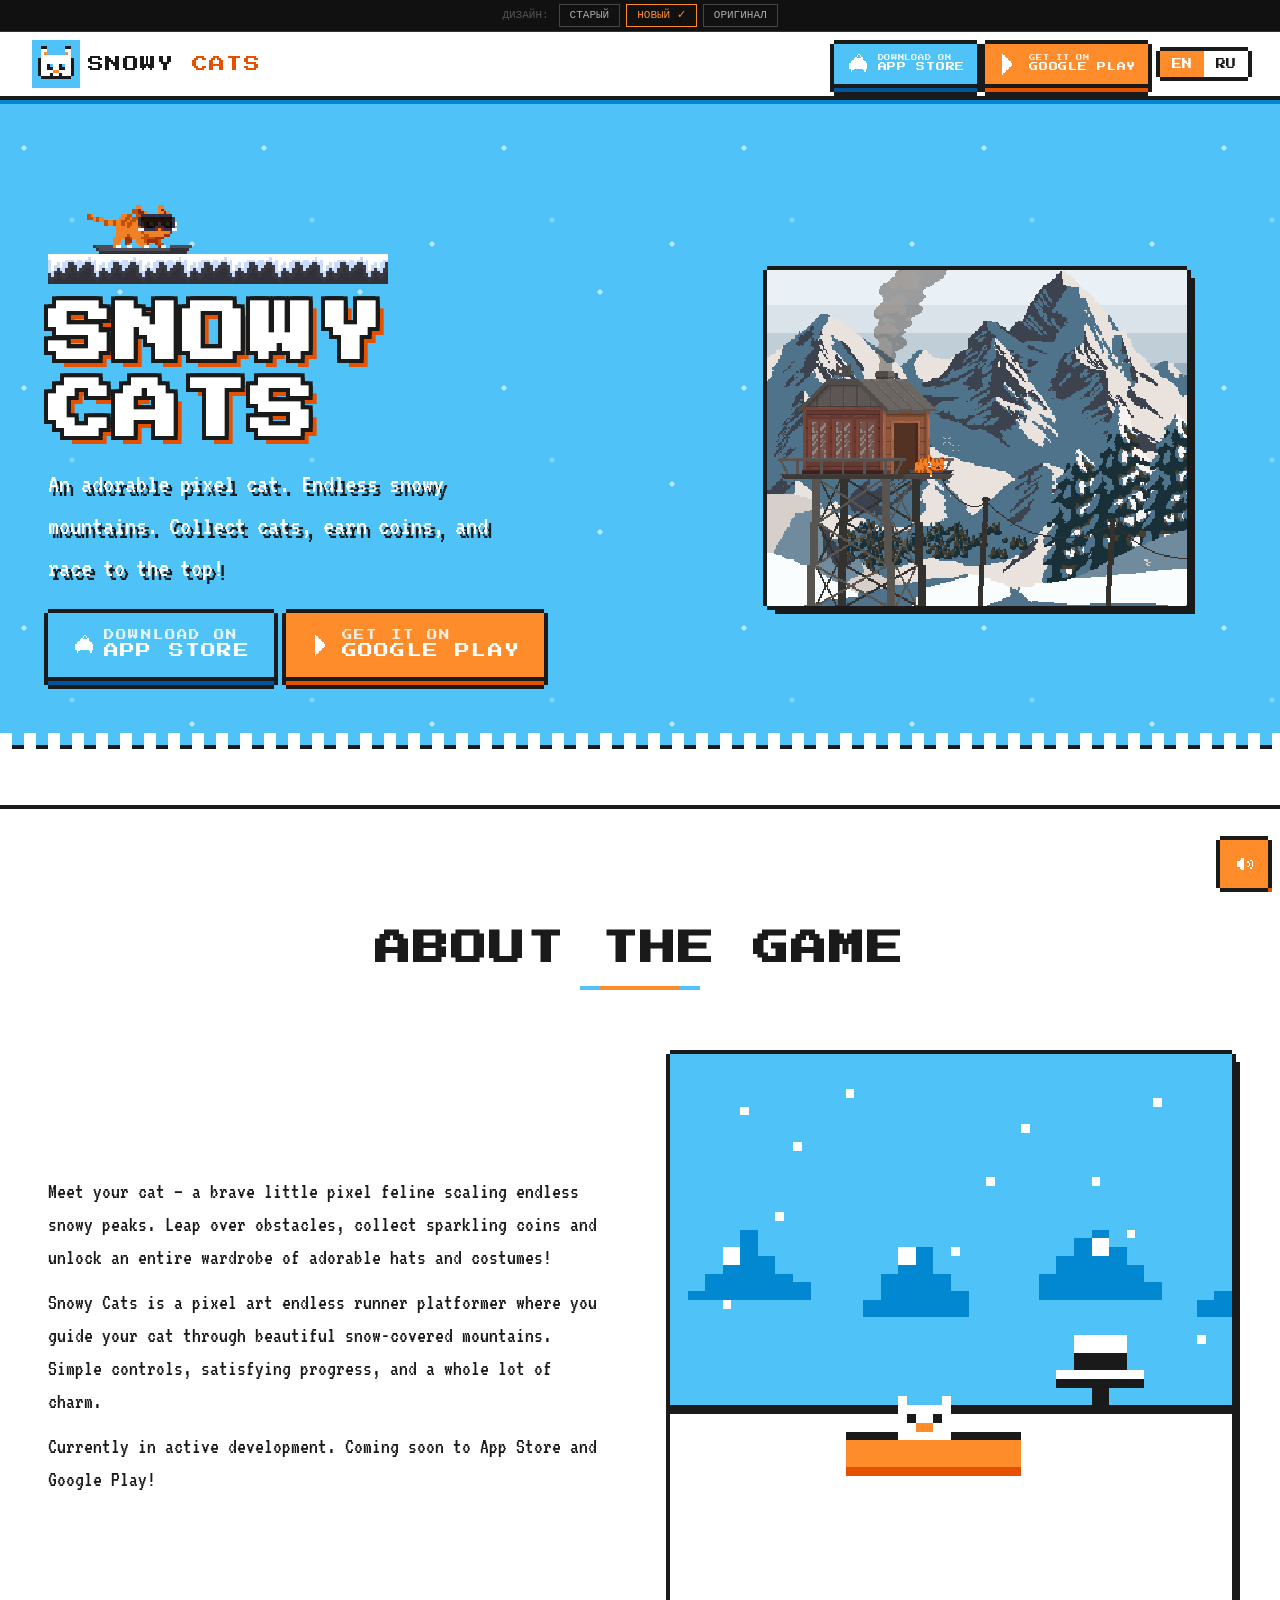
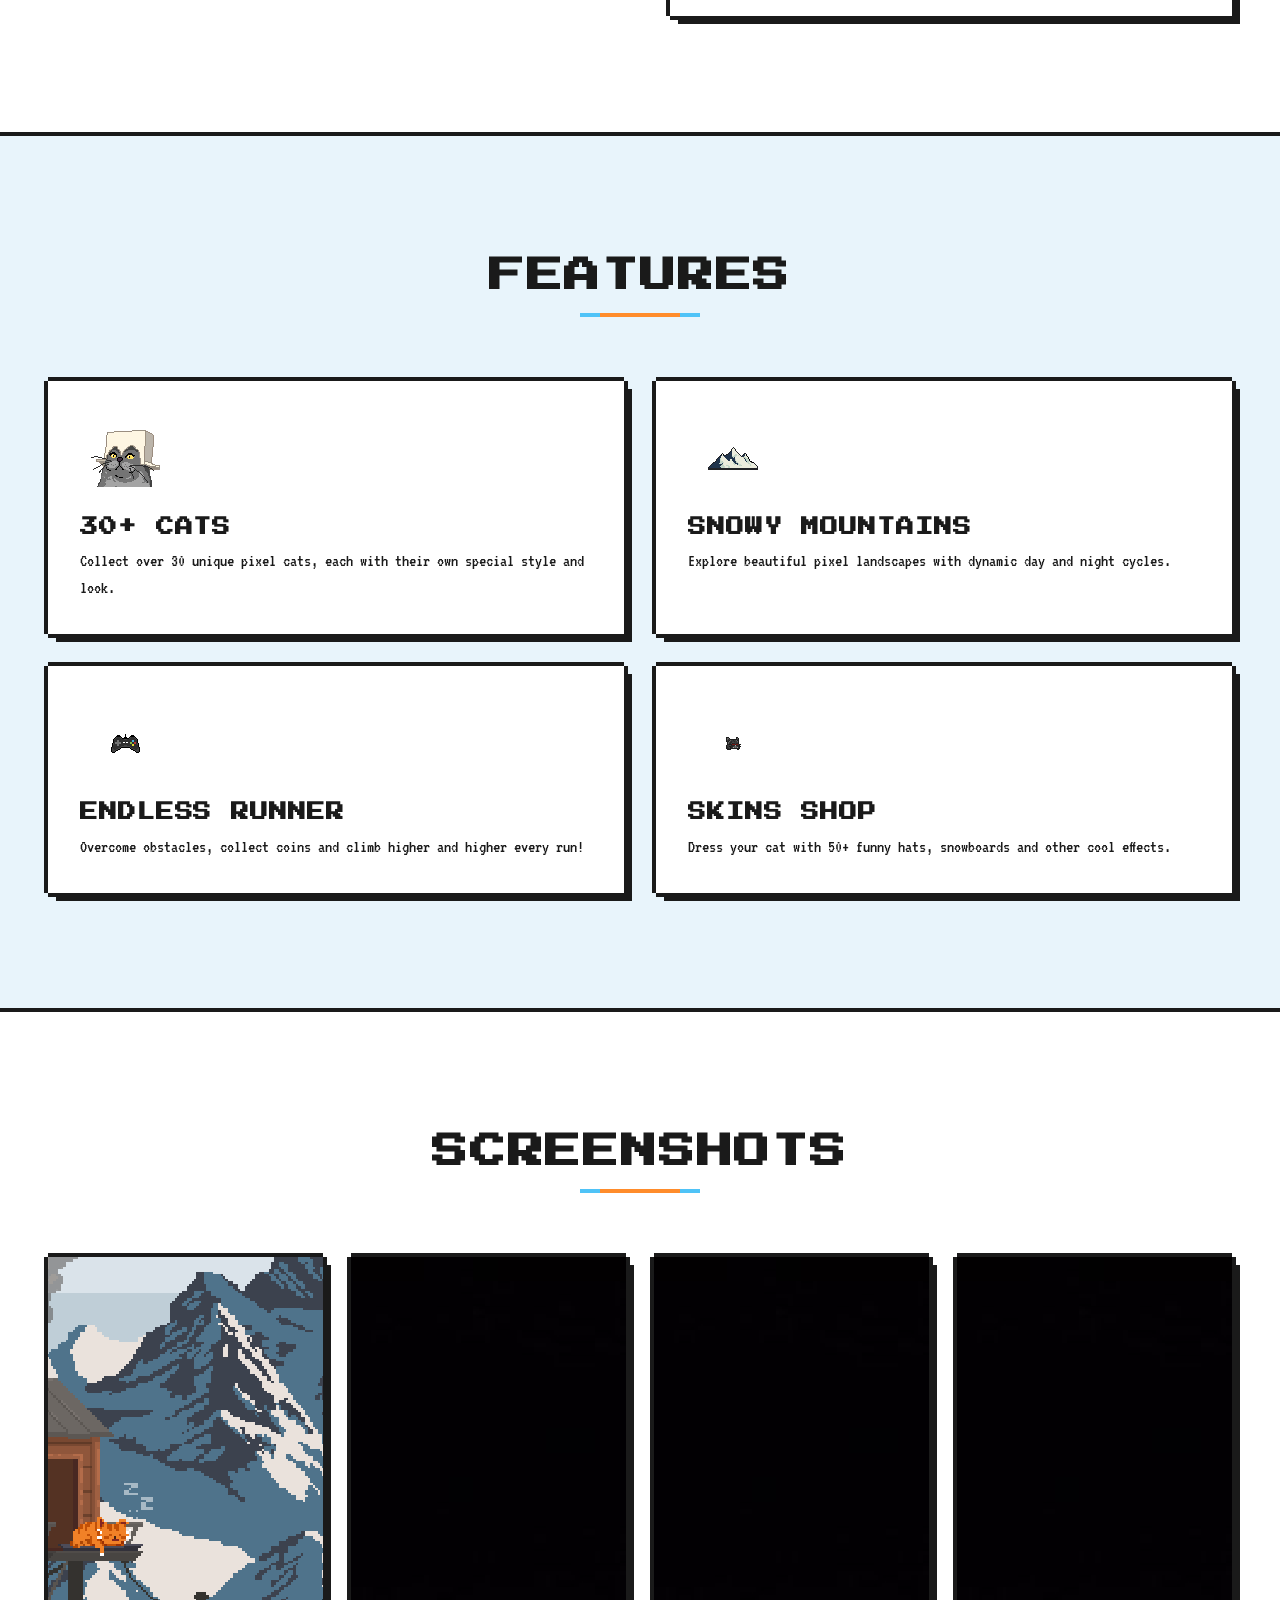
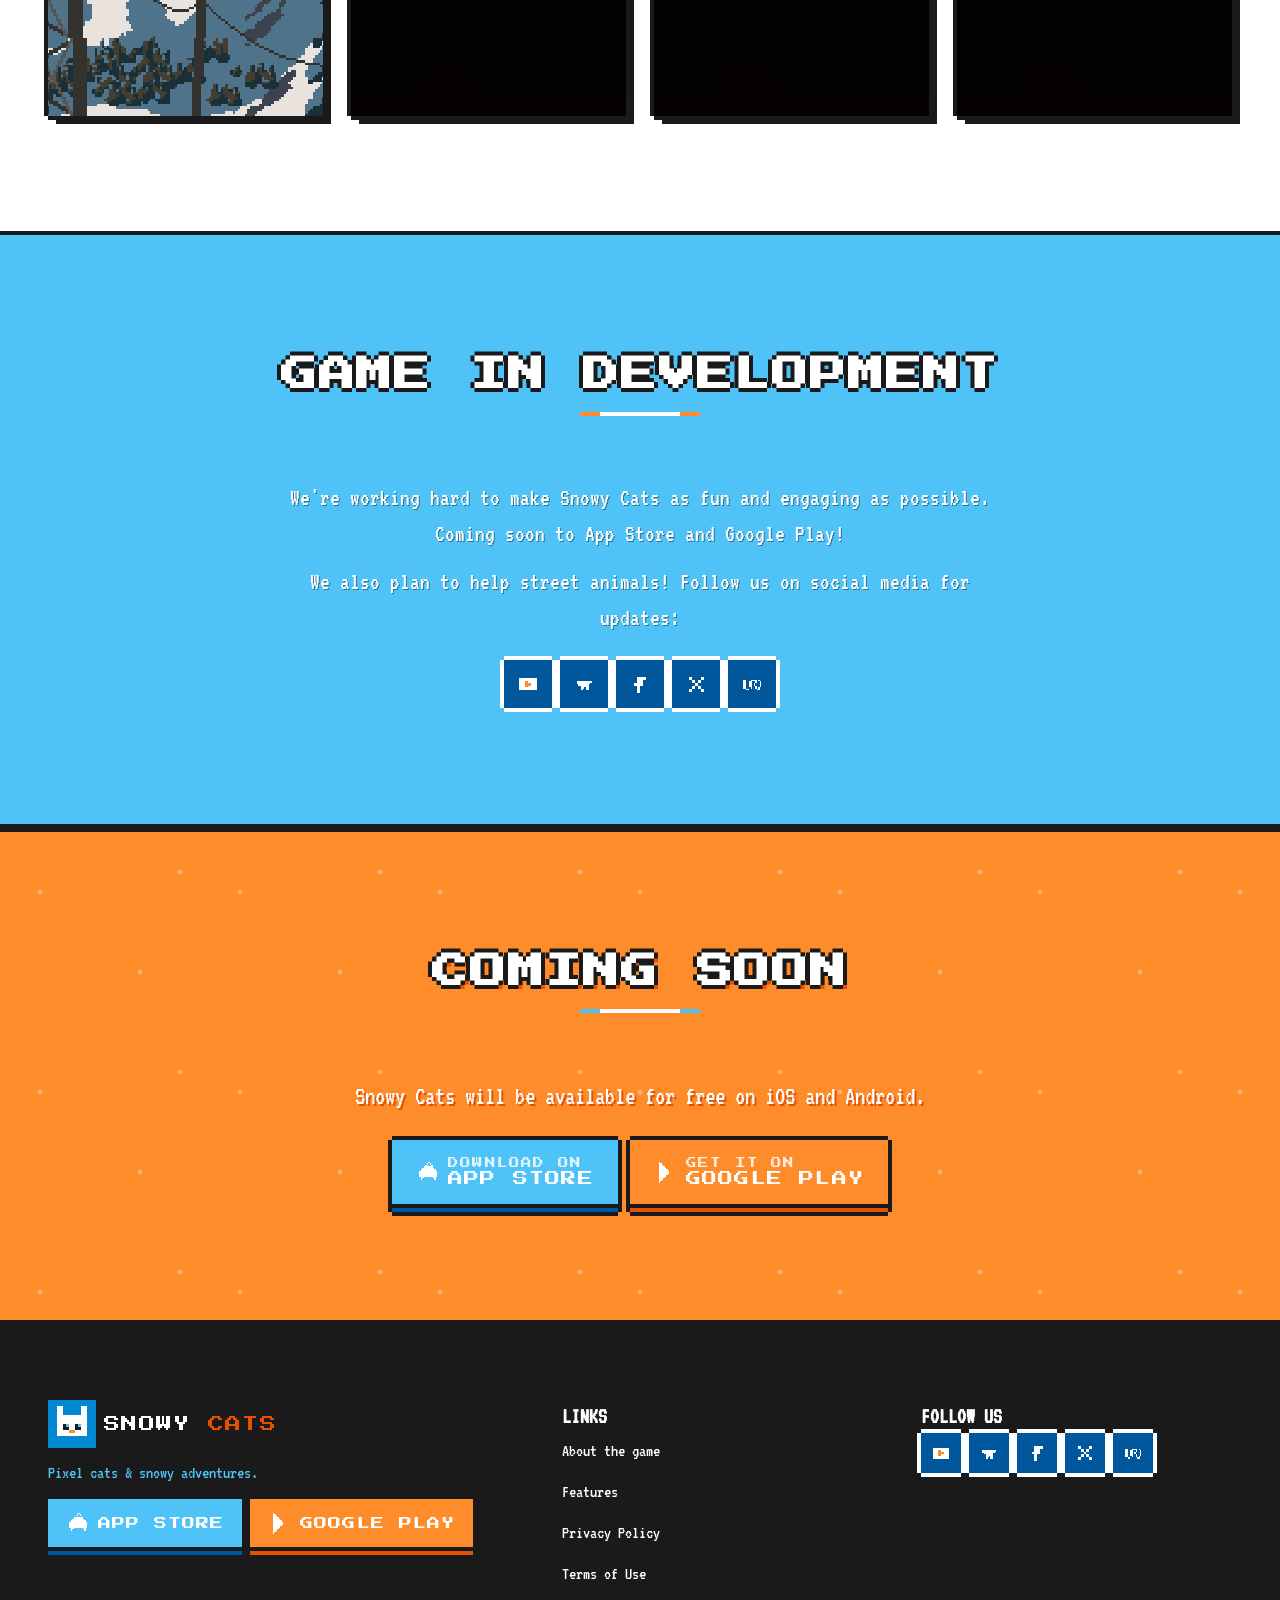
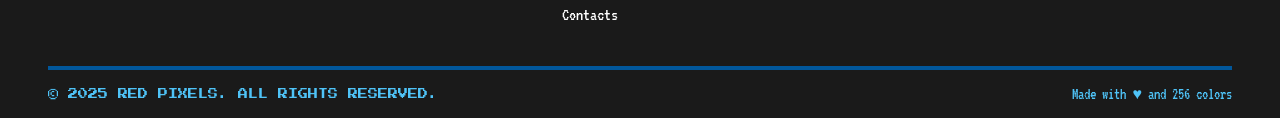
<file: index.html>
<!DOCTYPE html>
<html lang="en">
<head>
  <meta charset="UTF-8">
  <meta name="viewport" content="width=device-width, initial-scale=1.0">

  <!-- SEO -->
  <title>Snowy Cats | Mobile Game</title>
  <meta name="description" content="Snowy Cats is an exciting 2D pixel art mobile game with adorable cats and snowy mountains in the Endless Runner Platformer genre. Download for free!">
  <meta name="keywords" content="snowy cats, cats, pixel cats, 2d platformer, endless runner, pixel game, mobile game, pixel art, download game">
  <meta name="author" content="Red Pixels">

  <!-- OpenGraph -->
  <meta property="og:title" content="Snowy Cats | Mobile Game">
  <meta property="og:description" content="Exciting 2D pixel game with cats in the genre Endless Runner Platformer">
  <meta property="og:type" content="website">
  <meta property="og:url" content="https://redpixels.io">
  <meta property="og:image" content="images/banner-site.png">
  <meta property="og:locale" content="en_US">

  <!-- Twitter -->
  <meta name="twitter:card" content="summary_large_image">
  <meta name="twitter:title" content="Snowy Cats | Mobile Game">
  <meta name="twitter:description" content="Exciting 2D pixel game with cats in the genre Endless Runner Platformer">
  <meta name="twitter:image" content="images/banner-site.png">

  <!-- Multilanguage -->
  <link rel="alternate" hreflang="en" href="https://redpixels.io">
  <link rel="alternate" hreflang="ru" href="https://redpixels.io/?lang=ru">
  <link rel="alternate" hreflang="x-default" href="https://redpixels.io">

  <!-- Favicon -->
  <link rel="icon" type="image/png" href="icons/favicon-96x96.png" sizes="96x96">
  <link rel="icon" type="image/svg+xml" href="icons/favicon.svg">
  <link rel="shortcut icon" href="icons/favicon.ico">
  <link rel="apple-touch-icon" sizes="180x180" href="icons/apple-touch-icon.png">
  <meta name="apple-mobile-web-app-title" content="Snowy Cats">
  <link rel="manifest" href="icons/site.webmanifest">

  <!-- Fonts -->
  <link rel="preconnect" href="https://fonts.googleapis.com">
  <link rel="preconnect" href="https://fonts.gstatic.com" crossorigin>

  <!-- CSS -->
  <link rel="stylesheet" href="css/main.css">
</head>
<body>

  <!-- VERSION SWITCHER (временно) -->
  <div style="position:sticky;top:0;z-index:9999;height:32px;background:#111;display:flex;justify-content:center;align-items:center;gap:6px;font-family:'Courier New',monospace;font-size:11px;border-bottom:1px solid #333;">
    <span style="color:#555;margin-right:4px;">ДИЗАЙН:</span>
    <a href="old/" style="color:#aaa;text-decoration:none;padding:2px 10px;border:1px solid #444;">СТАРЫЙ</a>
    <a href="./" style="color:#FF8C2B;text-decoration:none;padding:2px 10px;border:1px solid #FF8C2B;">НОВЫЙ ✓</a>
    <a href="original/" style="color:#aaa;text-decoration:none;padding:2px 10px;border:1px solid #444;">ОРИГИНАЛ</a>
  </div>

  <!-- SNOWFLAKES -->
  <div id="snowflakes" aria-hidden="true"></div>

  <!-- ════════════════════════════════════════
       HEADER
  ════════════════════════════════════════ -->
  <header class="header">
    <a href="#" class="logo">
      <svg class="logo-icon" viewBox="0 0 16 16" shape-rendering="crispEdges" xmlns="http://www.w3.org/2000/svg">
        <rect width="16" height="16" fill="#4FC3F7"/>
        <rect x="3" y="3" width="2" height="2" fill="#FFFFFF"/>
        <rect x="11" y="3" width="2" height="2" fill="#FFFFFF"/>
        <rect x="3" y="2" width="2" height="1" fill="#1A1A1A"/>
        <rect x="11" y="2" width="2" height="1" fill="#1A1A1A"/>
        <rect x="3" y="5" width="2" height="1" fill="#1A1A1A"/>
        <rect x="11" y="5" width="2" height="1" fill="#1A1A1A"/>
        <rect x="4" y="4" width="1" height="1" fill="#FF8C2B"/>
        <rect x="11" y="4" width="1" height="1" fill="#FF8C2B"/>
        <rect x="3" y="6" width="10" height="6" fill="#FFFFFF"/>
        <rect x="2" y="6" width="1" height="6" fill="#1A1A1A"/>
        <rect x="13" y="6" width="1" height="6" fill="#1A1A1A"/>
        <rect x="3" y="12" width="10" height="1" fill="#1A1A1A"/>
        <rect x="3" y="5" width="10" height="1" fill="#FFFFFF"/>
        <rect x="5" y="8" width="2" height="2" fill="#1A1A1A"/>
        <rect x="9" y="8" width="2" height="2" fill="#1A1A1A"/>
        <rect x="6" y="8" width="1" height="1" fill="#4FC3F7"/>
        <rect x="10" y="8" width="1" height="1" fill="#4FC3F7"/>
        <rect x="7" y="10" width="2" height="1" fill="#FF8C2B"/>
        <rect x="6" y="11" width="1" height="1" fill="#1A1A1A"/>
        <rect x="9" y="11" width="1" height="1" fill="#1A1A1A"/>
      </svg>
      <span class="logo-text">SNOWY <span class="accent">CATS</span></span>
    </a>

    <nav class="nav-actions" id="navActions">
      <div class="header-btns">
        <a href="#download" class="btn btn-blue play-sound" aria-label="App Store">
          <svg class="btn-icon" viewBox="0 0 16 16" shape-rendering="crispEdges" xmlns="http://www.w3.org/2000/svg" fill="white">
            <path d="M8 1h1v1H8zM7 2h1v1H7zm2 0h1v1H9zM6 3h1v1H6zm4 0h1v1h-1zM5 4h6v1H5zM4 5h8v1H4zM3 6h10v1H3zM2 7h12v1H2zM2 8h12v1H2zM2 9h12v1H2zM2 10h12v1H2zM3 11h2v1H3zm8 0h2v1h-2zM3 12h1v1H3zm9 0h1v1h-1z"/>
          </svg>
          <span class="btn-text-stack">
            <small data-i18n="appStoreSmall">Download on</small>
            <span>APP STORE</span>
          </span>
        </a>
        <a href="#download" class="btn btn-orange play-sound" aria-label="Google Play">
          <svg class="btn-icon" viewBox="0 0 16 16" shape-rendering="crispEdges" xmlns="http://www.w3.org/2000/svg">
            <path fill="#FFFFFF" d="M3 1h1v1H3zM3 2h2v1H3zM3 3h3v1H3zM3 4h4v1H3zM3 5h5v1H3zM3 6h6v1H3zM3 7h7v1H3zM3 8h7v1H3zM3 9h6v1H3zM3 10h5v1H3zM3 11h4v1H3zM3 12h3v1H3zM3 13h2v1H3zM3 14h1v1H3z"/>
          </svg>
          <span class="btn-text-stack">
            <small data-i18n="googlePlaySmall">Get it on</small>
            <span>GOOGLE PLAY</span>
          </span>
        </a>
      </div>

      <div class="lang-switch">
        <button class="lang-btn active play-sound" data-lang="en">EN</button>
        <button class="lang-btn play-sound" data-lang="ru">RU</button>
      </div>
    </nav>

    <button class="hamburger play-sound" id="hamburger" aria-label="Menu">
      <span></span><span></span><span></span>
    </button>
  </header>

  <main>
    <!-- ════════════════════════════════════════
         HERO
    ════════════════════════════════════════ -->
    <section class="hero" id="about">
      <div class="platform platform-1"></div>
      <div class="platform platform-2"></div>

      <div class="hero-content">
        <div class="hero-text">
          <img src="images/400x100.gif" alt="Snowy Cats" class="hero-logo">
          <h1 class="hero-title" data-i18n="heroTitle">SNOWY CATS</h1>
          <p class="hero-subtitle" data-i18n="heroSubtitle">An adorable pixel cat. Endless snowy mountains. Collect cats, earn coins, and race to the top!</p>
          <div class="hero-buttons">
            <a href="#download" class="btn btn-blue btn-large play-sound">
              <svg class="btn-icon" viewBox="0 0 16 16" shape-rendering="crispEdges" xmlns="http://www.w3.org/2000/svg" fill="white">
                <path d="M8 1h1v1H8zM7 2h1v1H7zm2 0h1v1H9zM6 3h1v1H6zm4 0h1v1h-1zM5 4h6v1H5zM4 5h8v1H4zM3 6h10v1H3zM2 7h12v1H2zM2 8h12v1H2zM2 9h12v1H2zM2 10h12v1H2zM3 11h2v1H3zm8 0h2v1h-2zM3 12h1v1H3zm9 0h1v1h-1z"/>
              </svg>
              <span class="btn-text-stack">
                <small data-i18n="appStoreSmall">Download on</small>
                <span>APP STORE</span>
              </span>
            </a>
            <a href="#download" class="btn btn-orange btn-large play-sound">
              <svg class="btn-icon" viewBox="0 0 16 16" shape-rendering="crispEdges" xmlns="http://www.w3.org/2000/svg">
                <path fill="#FFFFFF" d="M3 1h1v1H3zM3 2h2v1H3zM3 3h3v1H3zM3 4h4v1H3zM3 5h5v1H3zM3 6h6v1H3zM3 7h7v1H3zM3 8h7v1H3zM3 9h6v1H3zM3 10h5v1H3zM3 11h4v1H3zM3 12h3v1H3zM3 13h2v1H3zM3 14h1v1H3z"/>
              </svg>
              <span class="btn-text-stack">
                <small data-i18n="googlePlaySmall">Get it on</small>
                <span>GOOGLE PLAY</span>
              </span>
            </a>
          </div>
        </div>

        <div class="hero-visual">
          <div class="hero-visual-frame">
            <img src="images/500x400.gif" alt="Snowy Cats Gameplay">
          </div>
        </div>
      </div>

      <div class="hero-ground"></div>
    </section>

    <!-- ════════════════════════════════════════
         ABOUT
    ════════════════════════════════════════ -->
    <section id="about-game" class="about">
      <div class="section-inner">
        <h2 class="section-title" data-i18n="aboutTitle">ABOUT THE GAME</h2>
        <div class="about-grid">
          <div class="about-text">
            <p data-i18n="aboutP1">Meet your cat — a brave little pixel feline scaling endless snowy peaks. Leap over obstacles, collect sparkling coins and unlock an entire wardrobe of adorable hats and costumes!</p>
            <p data-i18n="aboutP2">Snowy Cats is a pixel art endless runner platformer where you guide your cat through beautiful snow-covered mountains. Simple controls, satisfying progress, and a whole lot of charm.</p>
            <p data-i18n="aboutP3">Currently in active development. Coming soon to App Store and Google Play!</p>
          </div>
          <div class="about-illustration">
            <!-- Pixel scene: cat on snowy platform with mountains -->
            <svg viewBox="0 0 64 64" shape-rendering="crispEdges" xmlns="http://www.w3.org/2000/svg">
              <rect width="64" height="40" fill="#4FC3F7"/>
              <rect x="8" y="6" width="1" height="1" fill="#FFFFFF"/>
              <rect x="20" y="4" width="1" height="1" fill="#FFFFFF"/>
              <rect x="40" y="8" width="1" height="1" fill="#FFFFFF"/>
              <rect x="55" y="5" width="1" height="1" fill="#FFFFFF"/>
              <rect x="48" y="14" width="1" height="1" fill="#FFFFFF"/>
              <rect x="12" y="18" width="1" height="1" fill="#FFFFFF"/>
              <rect x="32" y="22" width="1" height="1" fill="#FFFFFF"/>
              <path fill="#0288D1" d="M0 28h2v-1h2v-2h2v-3h2v-2h2v3h2v2h2v1h2v2H0zM20 30h2v-2h2v-3h2v-2h2v-1h2v3h2v2h2v3H20zM40 28h2v-3h2v-2h2v-2h2v-1h2v2h2v2h2v2h2v2H40zM58 30h2v-2h2v-1h2v3h-6z"/>
              <rect x="6" y="22" width="2" height="2" fill="#FFFFFF"/>
              <rect x="26" y="22" width="2" height="2" fill="#FFFFFF"/>
              <rect x="48" y="21" width="2" height="2" fill="#FFFFFF"/>
              <rect y="40" width="64" height="24" fill="#FFFFFF"/>
              <rect y="40" width="64" height="1" fill="#1A1A1A"/>
              <rect x="20" y="44" width="20" height="3" fill="#FF8C2B"/>
              <rect x="20" y="43" width="20" height="1" fill="#1A1A1A"/>
              <rect x="20" y="47" width="20" height="1" fill="#E65100"/>
              <rect x="48" y="32" width="2" height="8" fill="#1A1A1A"/>
              <rect x="46" y="34" width="6" height="4" fill="#1A1A1A"/>
              <rect x="46" y="32" width="6" height="2" fill="#FFFFFF"/>
              <rect x="44" y="36" width="10" height="2" fill="#1A1A1A"/>
              <rect x="44" y="36" width="10" height="1" fill="#FFFFFF"/>
              <rect x="26" y="40" width="6" height="4" fill="#FFFFFF"/>
              <rect x="26" y="39" width="1" height="1" fill="#FFFFFF"/>
              <rect x="31" y="39" width="1" height="1" fill="#FFFFFF"/>
              <rect x="27" y="41" width="1" height="1" fill="#1A1A1A"/>
              <rect x="30" y="41" width="1" height="1" fill="#1A1A1A"/>
              <rect x="28" y="42" width="2" height="1" fill="#FF8C2B"/>
              <rect x="14" y="10" width="1" height="1" fill="#FFFFFF"/>
              <rect x="36" y="14" width="1" height="1" fill="#FFFFFF"/>
              <rect x="52" y="20" width="1" height="1" fill="#FFFFFF"/>
              <rect x="6" y="28" width="1" height="1" fill="#FFFFFF"/>
              <rect x="60" y="32" width="1" height="1" fill="#FFFFFF"/>
            </svg>
          </div>
        </div>
      </div>
    </section>

    <!-- ════════════════════════════════════════
         FEATURES
    ════════════════════════════════════════ -->
    <section id="features" class="features">
      <div class="section-inner">
        <h2 class="section-title" data-i18n="featuresTitle">FEATURES</h2>
        <div class="features-grid">

          <article class="feature-card">
            <div class="feature-icon-img">
              <img src="images/catty.png" alt="">
            </div>
            <h3 data-i18n="feature1Title">30+ CATS</h3>
            <p data-i18n="feature1Desc">Collect over 30 unique pixel cats, each with their own special style and look.</p>
          </article>

          <article class="feature-card">
            <div class="feature-icon-img">
              <img src="images/mount.png" alt="">
            </div>
            <h3 data-i18n="feature2Title">SNOWY MOUNTAINS</h3>
            <p data-i18n="feature2Desc">Explore beautiful pixel landscapes with dynamic day and night cycles.</p>
          </article>

          <article class="feature-card">
            <div class="feature-icon-img">
              <img src="images/controller.png" alt="">
            </div>
            <h3 data-i18n="feature3Title">ENDLESS RUNNER</h3>
            <p data-i18n="feature3Desc">Overcome obstacles, collect coins and climb higher and higher every run!</p>
          </article>

          <article class="feature-card">
            <div class="feature-icon-img">
              <img src="images/hat.png" alt="">
            </div>
            <h3 data-i18n="feature4Title">SKINS SHOP</h3>
            <p data-i18n="feature4Desc">Dress your cat with 50+ funny hats, snowboards and other cool effects.</p>
          </article>

        </div>
      </div>
    </section>

    <!-- ════════════════════════════════════════
         SCREENSHOTS
    ════════════════════════════════════════ -->
    <section id="screenshots" class="screenshots">
      <div class="section-inner">
        <h2 class="section-title" data-i18n="screenshotsTitle">SCREENSHOTS</h2>
        <div class="screenshots-grid">

          <div class="screenshot">
            <img src="images/screen_1.png" alt="Snowy Cats Screenshot 1" loading="lazy">
          </div>
          <div class="screenshot">
            <img src="images/300x500.jpg" alt="Snowy Cats Screenshot 2" loading="lazy">
          </div>
          <div class="screenshot">
            <img src="images/300x500.jpg" alt="Snowy Cats Screenshot 3" loading="lazy">
          </div>
          <div class="screenshot">
            <img src="images/300x500.jpg" alt="Snowy Cats Screenshot 4" loading="lazy">
          </div>

        </div>
      </div>
    </section>

    <!-- ════════════════════════════════════════
         DEV / SOCIAL SECTION
    ════════════════════════════════════════ -->
    <section class="dev-section">
      <div class="section-inner">
        <h2 class="section-title" data-i18n="devTitle">GAME IN DEVELOPMENT</h2>
        <p data-i18n="devText">We're working hard to make Snowy Cats as fun and engaging as possible. Coming soon to App Store and Google Play!</p>
        <p data-i18n="devSocial">We also plan to help street animals! Follow us on social media for updates:</p>

        <div class="social-icons">
          <!-- YouTube -->
          <a href="#" class="social-icon play-sound" aria-label="YouTube">
            <svg viewBox="0 0 16 16" shape-rendering="crispEdges" xmlns="http://www.w3.org/2000/svg">
              <rect x="2" y="4" width="12" height="8" fill="#FFFFFF"/>
              <rect x="6" y="6" width="1" height="4" fill="#FF8C2B"/>
              <rect x="7" y="6" width="1" height="4" fill="#FF8C2B"/>
              <rect x="8" y="7" width="1" height="2" fill="#FF8C2B"/>
              <rect x="9" y="7" width="1" height="2" fill="#FF8C2B"/>
            </svg>
          </a>
          <!-- Telegram -->
          <a href="#" class="social-icon play-sound" aria-label="Telegram">
            <svg viewBox="0 0 16 16" shape-rendering="crispEdges" xmlns="http://www.w3.org/2000/svg">
              <rect x="3" y="6" width="10" height="1" fill="#FFFFFF"/>
              <rect x="3" y="7" width="9" height="1" fill="#FFFFFF"/>
              <rect x="4" y="8" width="7" height="1" fill="#FFFFFF"/>
              <rect x="6" y="9" width="3" height="1" fill="#FFFFFF"/>
              <rect x="6" y="10" width="2" height="1" fill="#FFFFFF"/>
              <rect x="6" y="11" width="1" height="1" fill="#FFFFFF"/>
              <rect x="9" y="9" width="2" height="3" fill="#FFFFFF"/>
            </svg>
          </a>
          <!-- Facebook -->
          <a href="#" class="social-icon play-sound" aria-label="Facebook">
            <svg viewBox="0 0 16 16" shape-rendering="crispEdges" xmlns="http://www.w3.org/2000/svg">
              <rect x="6" y="3" width="6" height="2" fill="#FFFFFF"/>
              <rect x="6" y="5" width="2" height="9" fill="#FFFFFF"/>
              <rect x="8" y="5" width="2" height="2" fill="#FFFFFF"/>
              <rect x="4" y="7" width="6" height="2" fill="#FFFFFF"/>
            </svg>
          </a>
          <!-- X (Twitter) -->
          <a href="#" class="social-icon play-sound" aria-label="X">
            <svg viewBox="0 0 16 16" shape-rendering="crispEdges" xmlns="http://www.w3.org/2000/svg">
              <rect x="3" y="3" width="2" height="2" fill="#FFFFFF"/>
              <rect x="11" y="3" width="2" height="2" fill="#FFFFFF"/>
              <rect x="5" y="5" width="2" height="2" fill="#FFFFFF"/>
              <rect x="9" y="5" width="2" height="2" fill="#FFFFFF"/>
              <rect x="7" y="7" width="2" height="2" fill="#FFFFFF"/>
              <rect x="5" y="9" width="2" height="2" fill="#FFFFFF"/>
              <rect x="9" y="9" width="2" height="2" fill="#FFFFFF"/>
              <rect x="3" y="11" width="2" height="2" fill="#FFFFFF"/>
              <rect x="11" y="11" width="2" height="2" fill="#FFFFFF"/>
            </svg>
          </a>
          <!-- VK -->
          <a href="#" class="social-icon play-sound" aria-label="VK">
            <svg viewBox="0 0 16 16" shape-rendering="crispEdges" xmlns="http://www.w3.org/2000/svg">
              <rect x="2" y="5" width="2" height="6" fill="#FFFFFF"/>
              <rect x="4" y="11" width="2" height="1" fill="#FFFFFF"/>
              <rect x="6" y="9" width="1" height="1" fill="#FFFFFF"/>
              <rect x="6" y="6" width="1" height="3" fill="#FFFFFF"/>
              <rect x="7" y="5" width="1" height="6" fill="#FFFFFF"/>
              <rect x="8" y="5" width="2" height="1" fill="#FFFFFF"/>
              <rect x="10" y="5" width="1" height="2" fill="#FFFFFF"/>
              <rect x="9" y="7" width="1" height="2" fill="#FFFFFF"/>
              <rect x="10" y="9" width="1" height="2" fill="#FFFFFF"/>
              <rect x="11" y="11" width="2" height="1" fill="#FFFFFF"/>
              <rect x="13" y="6" width="1" height="4" fill="#FFFFFF"/>
              <rect x="12" y="5" width="1" height="1" fill="#FFFFFF"/>
              <rect x="12" y="10" width="1" height="1" fill="#FFFFFF"/>
            </svg>
          </a>
        </div>
      </div>
    </section>

    <!-- ════════════════════════════════════════
         DOWNLOAD
    ════════════════════════════════════════ -->
    <section id="download" class="download">
      <div class="section-inner">
        <h2 class="section-title" data-i18n="downloadTitle">COMING SOON</h2>
        <p data-i18n="downloadText">Snowy Cats will be available for free on iOS and Android.</p>
        <div class="download-buttons">
          <a href="#" class="btn btn-blue btn-large play-sound">
            <svg class="btn-icon" viewBox="0 0 16 16" shape-rendering="crispEdges" xmlns="http://www.w3.org/2000/svg" fill="white">
              <path d="M8 1h1v1H8zM7 2h1v1H7zm2 0h1v1H9zM6 3h1v1H6zm4 0h1v1h-1zM5 4h6v1H5zM4 5h8v1H4zM3 6h10v1H3zM2 7h12v1H2zM2 8h12v1H2zM2 9h12v1H2zM2 10h12v1H2zM3 11h2v1H3zm8 0h2v1h-2zM3 12h1v1H3zm9 0h1v1h-1z"/>
            </svg>
            <span class="btn-text-stack">
              <small data-i18n="appStoreSmall">Download on</small>
              <span>APP STORE</span>
            </span>
          </a>
          <a href="#" class="btn btn-orange btn-large play-sound">
            <svg class="btn-icon" viewBox="0 0 16 16" shape-rendering="crispEdges" xmlns="http://www.w3.org/2000/svg">
              <path fill="#FFFFFF" d="M3 1h1v1H3zM3 2h2v1H3zM3 3h3v1H3zM3 4h4v1H3zM3 5h5v1H3zM3 6h6v1H3zM3 7h7v1H3zM3 8h7v1H3zM3 9h6v1H3zM3 10h5v1H3zM3 11h4v1H3zM3 12h3v1H3zM3 13h2v1H3zM3 14h1v1H3z"/>
            </svg>
            <span class="btn-text-stack">
              <small data-i18n="googlePlaySmall">Get it on</small>
              <span>GOOGLE PLAY</span>
            </span>
          </a>
        </div>
      </div>
    </section>
  </main>

  <!-- ════════════════════════════════════════
       FOOTER
  ════════════════════════════════════════ -->
  <footer>
    <div class="footer-inner">
      <div class="footer-grid">

        <div class="footer-brand">
          <a href="#" class="logo">
            <svg class="logo-icon" viewBox="0 0 16 16" shape-rendering="crispEdges" xmlns="http://www.w3.org/2000/svg">
              <rect width="16" height="16" fill="#0288D1"/>
              <rect x="3" y="3" width="2" height="2" fill="#FFFFFF"/>
              <rect x="11" y="3" width="2" height="2" fill="#FFFFFF"/>
              <rect x="3" y="2" width="2" height="1" fill="#FFFFFF"/>
              <rect x="11" y="2" width="2" height="1" fill="#FFFFFF"/>
              <rect x="3" y="6" width="10" height="6" fill="#FFFFFF"/>
              <rect x="3" y="5" width="10" height="1" fill="#FFFFFF"/>
              <rect x="5" y="8" width="2" height="2" fill="#1A1A1A"/>
              <rect x="9" y="8" width="2" height="2" fill="#1A1A1A"/>
              <rect x="6" y="8" width="1" height="1" fill="#4FC3F7"/>
              <rect x="10" y="8" width="1" height="1" fill="#4FC3F7"/>
              <rect x="7" y="10" width="2" height="1" fill="#FF8C2B"/>
            </svg>
            <span class="logo-text">SNOWY <span class="accent">CATS</span></span>
          </a>
          <p class="footer-tagline" data-i18n="footerTagline">Pixel cats & snowy adventures.</p>
          <div class="footer-buttons">
            <a href="#" class="btn btn-blue play-sound">
              <svg class="btn-icon" viewBox="0 0 16 16" shape-rendering="crispEdges" fill="white">
                <path d="M8 1h1v1H8zM7 2h1v1H7zm2 0h1v1H9zM5 4h6v1H5zM4 5h8v1H4zM3 6h10v1H3zM2 7h12v1H2zM2 8h12v1H2zM2 9h12v1H2zM2 10h12v1H2zM3 11h2v1H3zm8 0h2v1h-2zM3 12h1v1H3zm9 0h1v1h-1z"/>
              </svg>
              APP STORE
            </a>
            <a href="#" class="btn btn-orange play-sound">
              <svg class="btn-icon" viewBox="0 0 16 16" shape-rendering="crispEdges">
                <path fill="#FFFFFF" d="M3 1h1v1H3zM3 2h2v1H3zM3 3h3v1H3zM3 4h4v1H3zM3 5h5v1H3zM3 6h6v1H3zM3 7h7v1H3zM3 8h7v1H3zM3 9h6v1H3zM3 10h5v1H3zM3 11h4v1H3zM3 12h3v1H3zM3 13h2v1H3zM3 14h1v1H3z"/>
              </svg>
              GOOGLE PLAY
            </a>
          </div>
        </div>

        <div>
          <h4 data-i18n="footerLinksTitle">LINKS</h4>
          <ul class="footer-links">
            <li><a href="#about-game" class="play-sound" data-i18n="footerAbout">About the game</a></li>
            <li><a href="#features" class="play-sound" data-i18n="footerFeatures">Features</a></li>
            <li><a href="privacy/" class="play-sound" data-i18n="footerPrivacy">Privacy Policy</a></li>
            <li><a href="#" class="play-sound" data-i18n="footerTerms">Terms of Use</a></li>
            <li><a href="#" class="play-sound" data-i18n="footerContacts">Contacts</a></li>
          </ul>
        </div>

        <div>
          <h4 data-i18n="footerSocialTitle">FOLLOW US</h4>
          <div class="footer-social-icons">
            <a href="#" class="footer-social-icon play-sound" aria-label="YouTube">
              <svg viewBox="0 0 16 16" shape-rendering="crispEdges" xmlns="http://www.w3.org/2000/svg">
                <rect x="2" y="4" width="12" height="8" fill="#FFFFFF"/>
                <rect x="6" y="6" width="1" height="4" fill="#FF8C2B"/>
                <rect x="7" y="6" width="1" height="4" fill="#FF8C2B"/>
                <rect x="8" y="7" width="1" height="2" fill="#FF8C2B"/>
                <rect x="9" y="7" width="1" height="2" fill="#FF8C2B"/>
              </svg>
            </a>
            <a href="#" class="footer-social-icon play-sound" aria-label="Telegram">
              <svg viewBox="0 0 16 16" shape-rendering="crispEdges" xmlns="http://www.w3.org/2000/svg">
                <rect x="3" y="6" width="10" height="1" fill="#FFFFFF"/>
                <rect x="3" y="7" width="9" height="1" fill="#FFFFFF"/>
                <rect x="4" y="8" width="7" height="1" fill="#FFFFFF"/>
                <rect x="6" y="9" width="3" height="1" fill="#FFFFFF"/>
                <rect x="6" y="10" width="2" height="1" fill="#FFFFFF"/>
                <rect x="6" y="11" width="1" height="1" fill="#FFFFFF"/>
                <rect x="9" y="9" width="2" height="3" fill="#FFFFFF"/>
              </svg>
            </a>
            <a href="#" class="footer-social-icon play-sound" aria-label="Facebook">
              <svg viewBox="0 0 16 16" shape-rendering="crispEdges" xmlns="http://www.w3.org/2000/svg">
                <rect x="6" y="3" width="6" height="2" fill="#FFFFFF"/>
                <rect x="6" y="5" width="2" height="9" fill="#FFFFFF"/>
                <rect x="8" y="5" width="2" height="2" fill="#FFFFFF"/>
                <rect x="4" y="7" width="6" height="2" fill="#FFFFFF"/>
              </svg>
            </a>
            <a href="#" class="footer-social-icon play-sound" aria-label="X">
              <svg viewBox="0 0 16 16" shape-rendering="crispEdges" xmlns="http://www.w3.org/2000/svg">
                <rect x="3" y="3" width="2" height="2" fill="#FFFFFF"/>
                <rect x="11" y="3" width="2" height="2" fill="#FFFFFF"/>
                <rect x="5" y="5" width="2" height="2" fill="#FFFFFF"/>
                <rect x="9" y="5" width="2" height="2" fill="#FFFFFF"/>
                <rect x="7" y="7" width="2" height="2" fill="#FFFFFF"/>
                <rect x="5" y="9" width="2" height="2" fill="#FFFFFF"/>
                <rect x="9" y="9" width="2" height="2" fill="#FFFFFF"/>
                <rect x="3" y="11" width="2" height="2" fill="#FFFFFF"/>
                <rect x="11" y="11" width="2" height="2" fill="#FFFFFF"/>
              </svg>
            </a>
            <a href="#" class="footer-social-icon play-sound" aria-label="VK">
              <svg viewBox="0 0 16 16" shape-rendering="crispEdges" xmlns="http://www.w3.org/2000/svg">
                <rect x="2" y="5" width="2" height="6" fill="#FFFFFF"/>
                <rect x="4" y="11" width="2" height="1" fill="#FFFFFF"/>
                <rect x="6" y="9" width="1" height="1" fill="#FFFFFF"/>
                <rect x="6" y="6" width="1" height="3" fill="#FFFFFF"/>
                <rect x="7" y="5" width="1" height="6" fill="#FFFFFF"/>
                <rect x="8" y="5" width="2" height="1" fill="#FFFFFF"/>
                <rect x="10" y="5" width="1" height="2" fill="#FFFFFF"/>
                <rect x="9" y="7" width="1" height="2" fill="#FFFFFF"/>
                <rect x="10" y="9" width="1" height="2" fill="#FFFFFF"/>
                <rect x="11" y="11" width="2" height="1" fill="#FFFFFF"/>
                <rect x="13" y="6" width="1" height="4" fill="#FFFFFF"/>
                <rect x="12" y="5" width="1" height="1" fill="#FFFFFF"/>
                <rect x="12" y="10" width="1" height="1" fill="#FFFFFF"/>
              </svg>
            </a>
          </div>
        </div>

      </div>

      <div class="footer-bottom">
        <span class="made-by" data-i18n="footerCopy">© 2025 RED PIXELS. ALL RIGHTS RESERVED.</span>
        <span data-i18n="footerMadeWith">Made with ♥ and 256 colors</span>
      </div>
    </div>
  </footer>

  <!-- SOUND TOGGLE -->
  <button class="sound-toggle" id="soundToggle" aria-label="Toggle sound">
    <svg viewBox="0 0 16 16" shape-rendering="crispEdges" xmlns="http://www.w3.org/2000/svg" id="soundIcon">
      <rect x="3" y="6" width="2" height="4" fill="#FFFFFF"/>
      <rect x="5" y="5" width="1" height="6" fill="#FFFFFF"/>
      <rect x="6" y="4" width="2" height="8" fill="#FFFFFF"/>
      <rect x="10" y="6" width="1" height="1" fill="#FFFFFF"/>
      <rect x="10" y="9" width="1" height="1" fill="#FFFFFF"/>
      <rect x="11" y="7" width="1" height="2" fill="#FFFFFF"/>
      <rect x="12" y="5" width="1" height="1" fill="#FFFFFF"/>
      <rect x="12" y="10" width="1" height="1" fill="#FFFFFF"/>
      <rect x="13" y="6" width="1" height="4" fill="#FFFFFF"/>
    </svg>
  </button>

  <script src="js/script.js" defer></script>
</body>
</html>
</file>
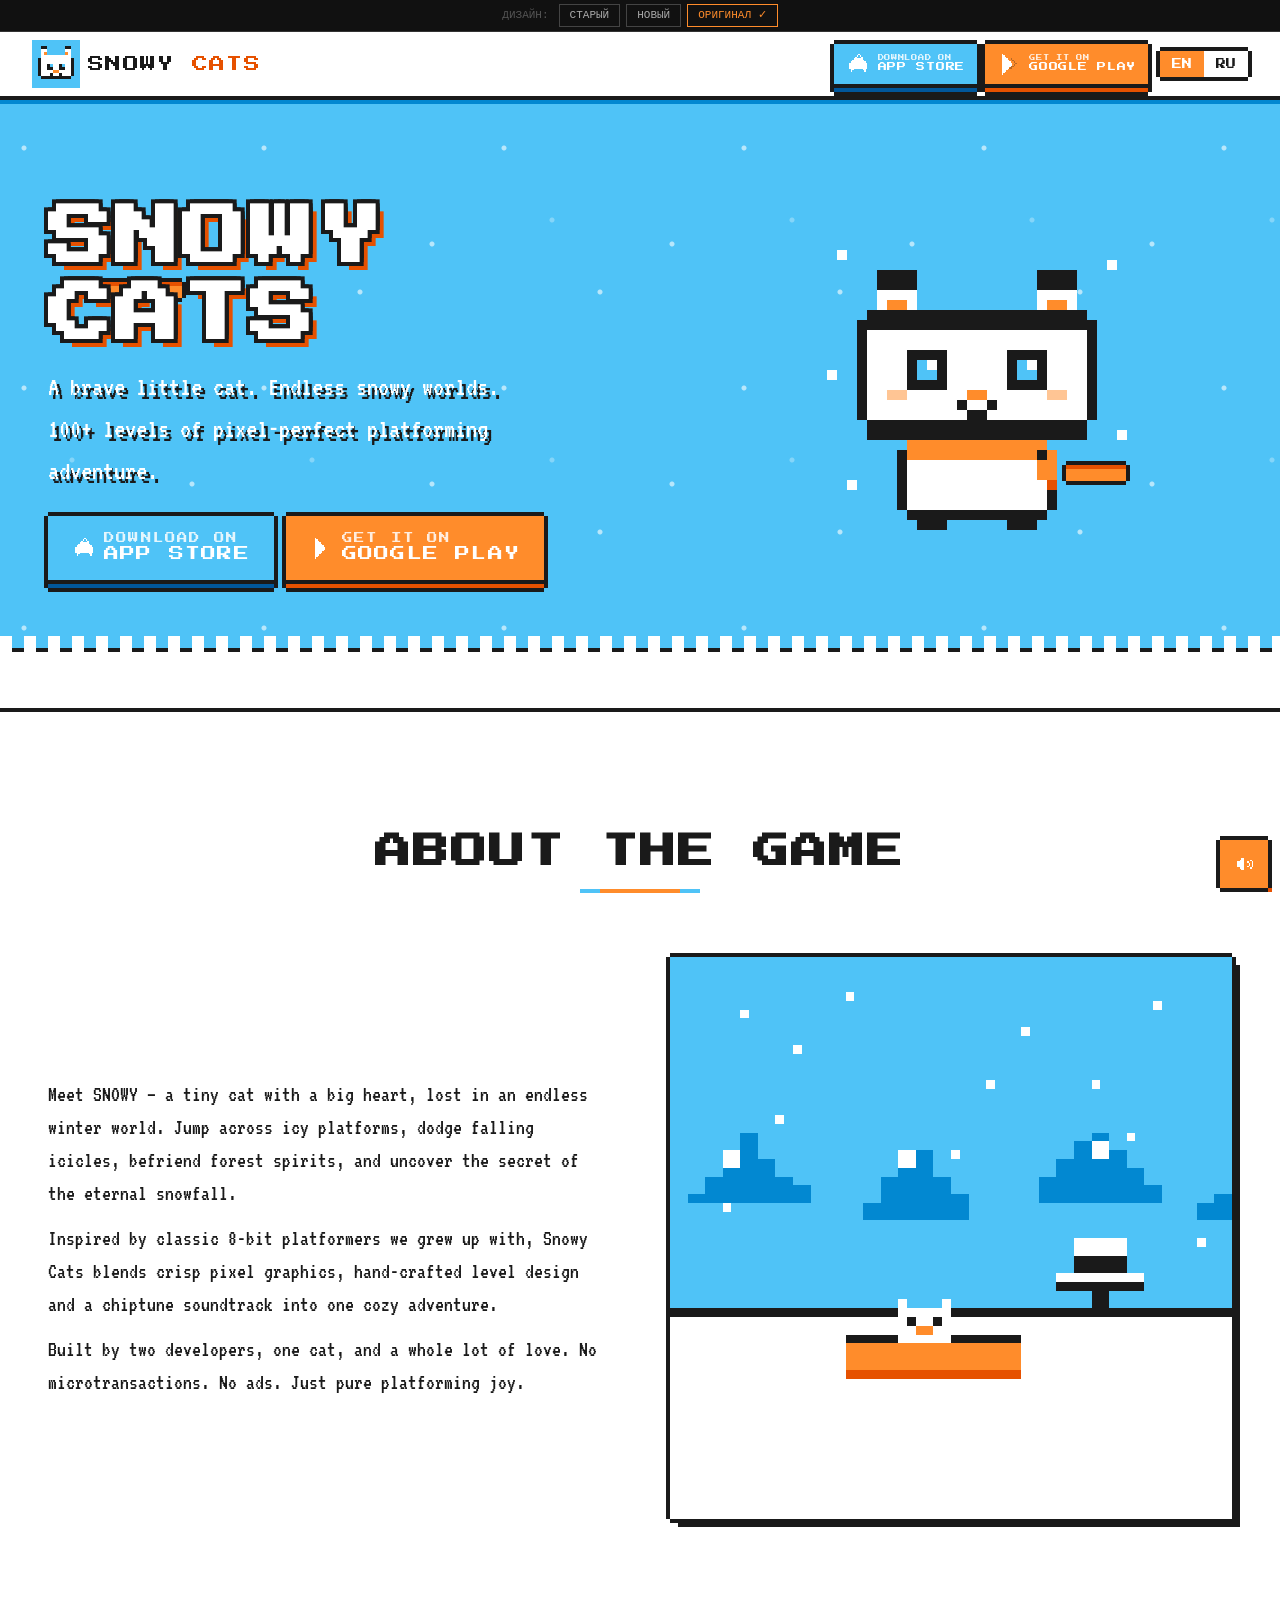
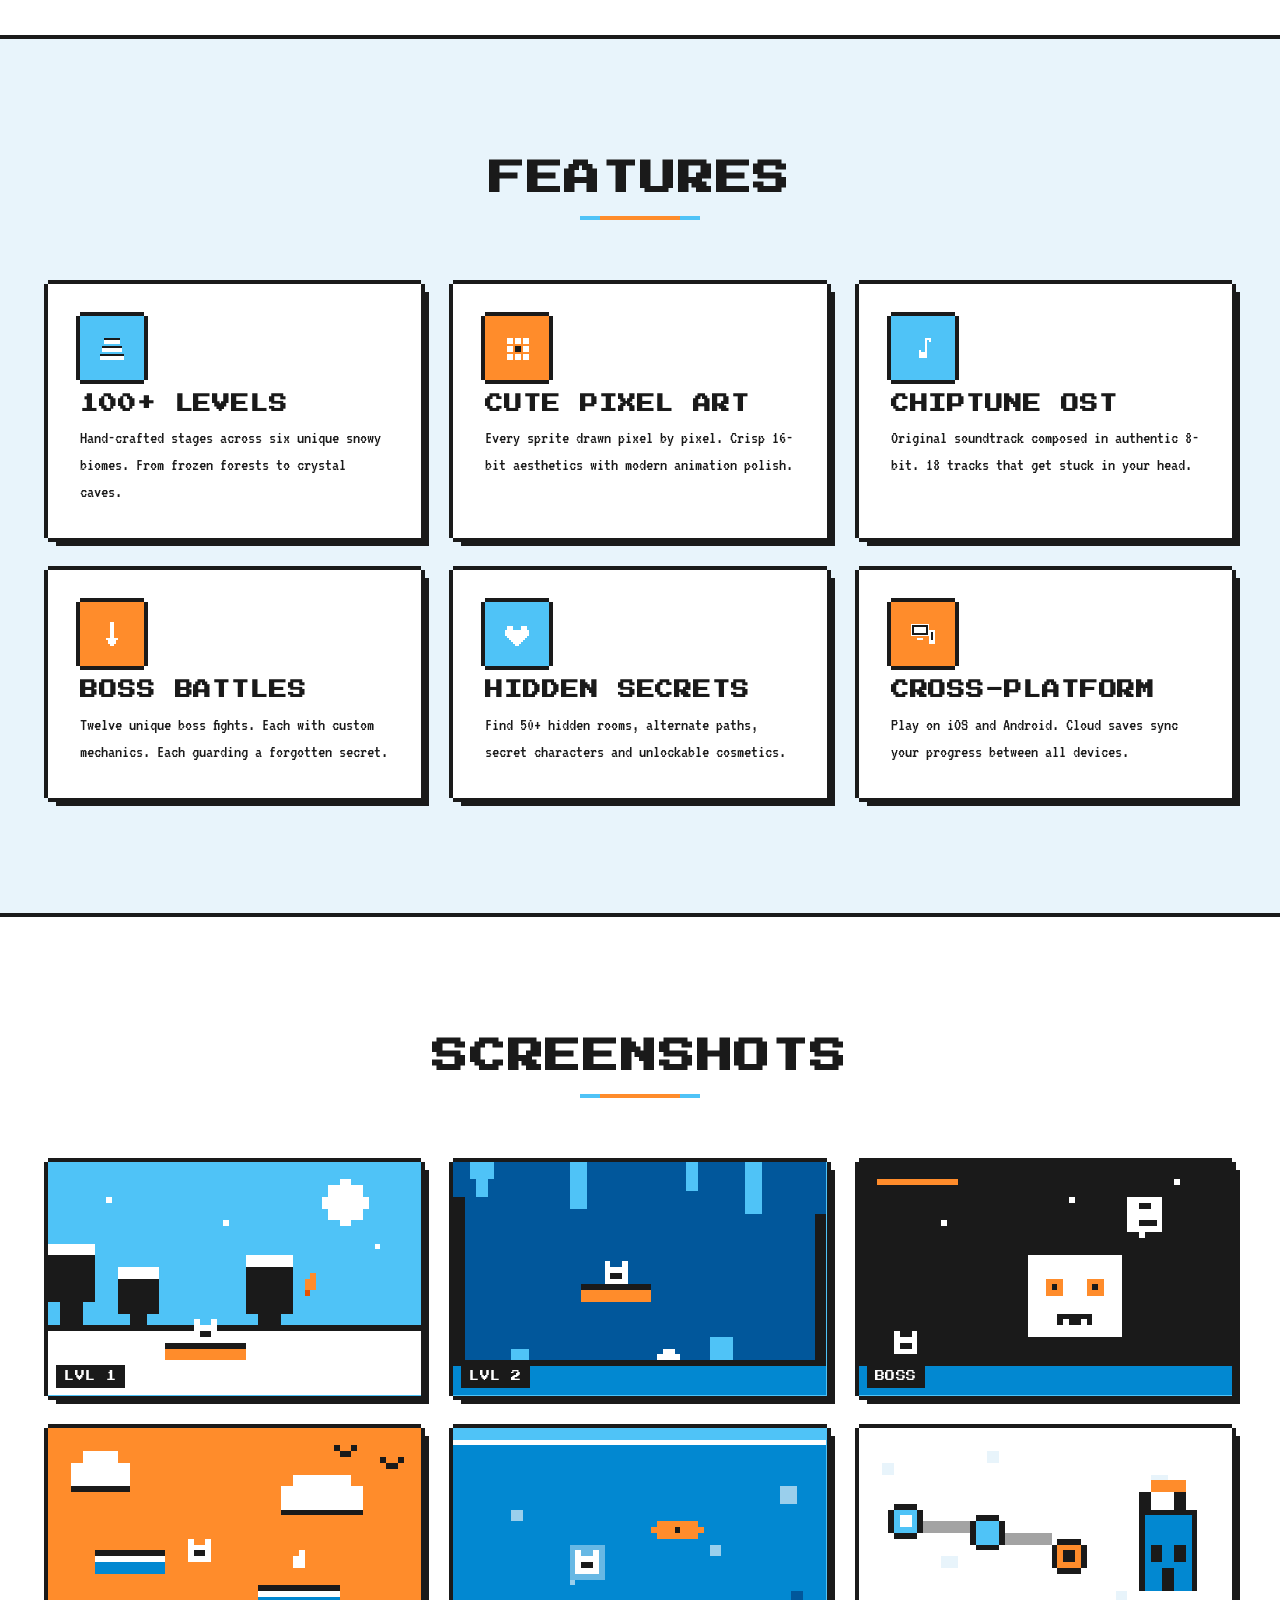
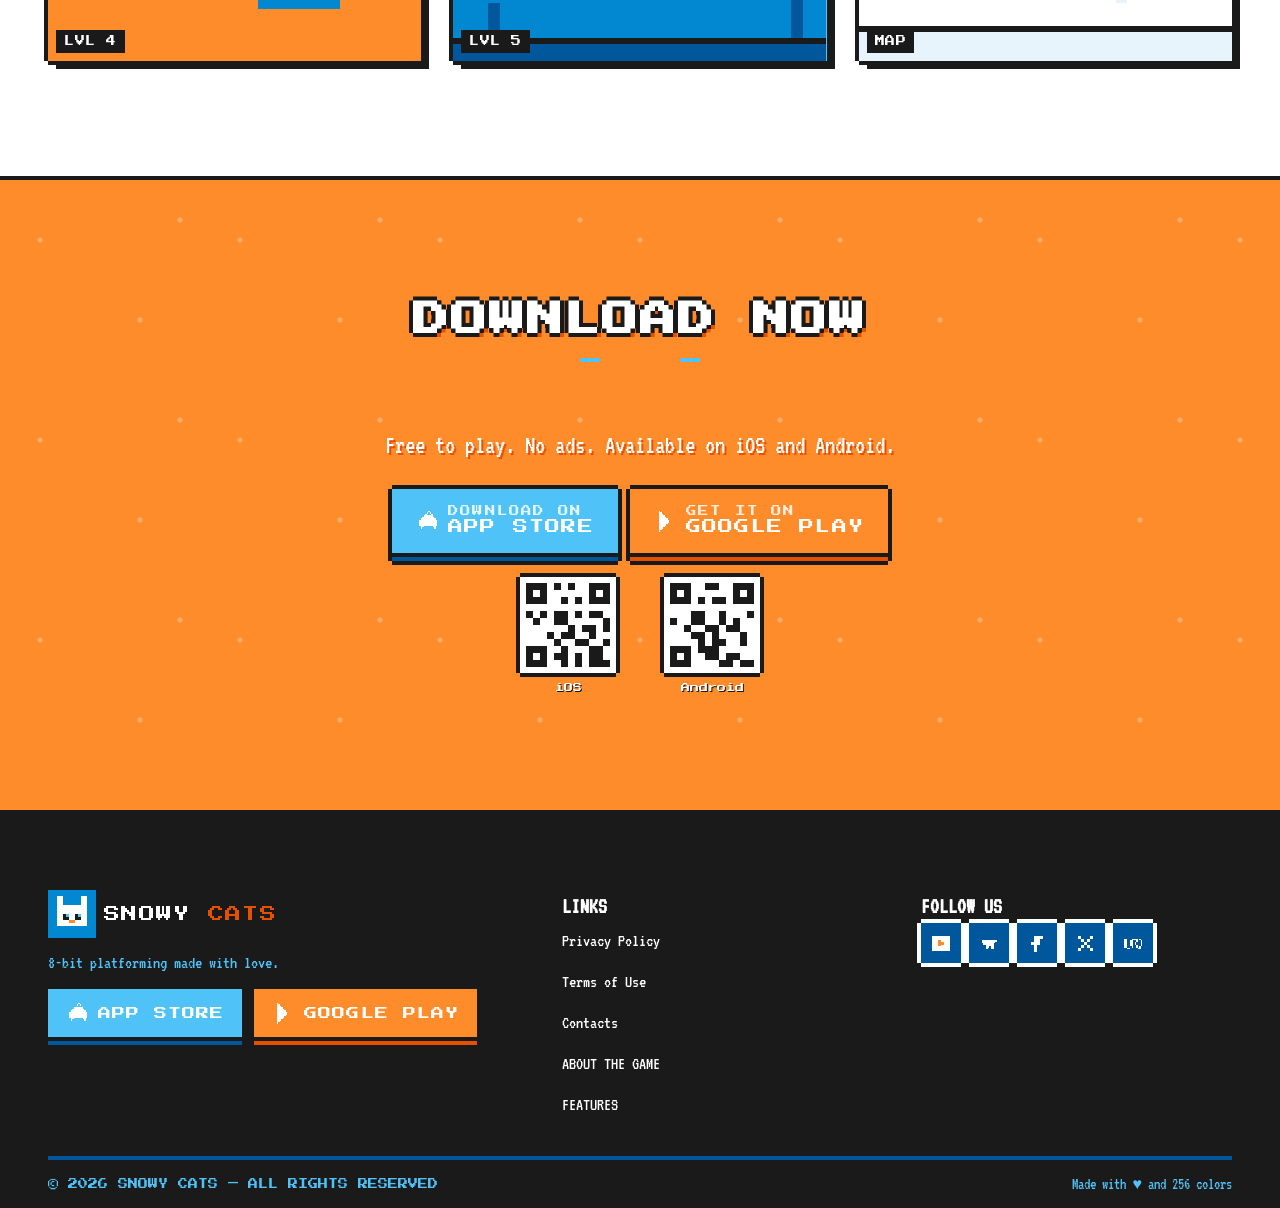
<file: original/index.html>
<!DOCTYPE html>
<html lang="en">
<head>
  <meta charset="UTF-8">
  <meta name="viewport" content="width=device-width, initial-scale=1.0">
  <title>SNOWY CATS — 8-bit Platformer Adventure</title>
  <meta name="description" content="Snowy Cats — a cute 2D pixel art platformer game about a brave cat exploring snowy worlds. Available on App Store and Google Play.">
  <link rel="preconnect" href="https://fonts.googleapis.com">
  <link rel="preconnect" href="https://fonts.gstatic.com" crossorigin>
  <link href="https://fonts.googleapis.com/css2?family=Press+Start+2P&family=VT323&display=swap" rel="stylesheet">

  <!-- Pixel cat favicon -->
  <link rel="icon" href="data:image/svg+xml,%3Csvg xmlns='http://www.w3.org/2000/svg' viewBox='0 0 16 16' shape-rendering='crispEdges'%3E%3Crect width='16' height='16' fill='%234FC3F7'/%3E%3Cpath fill='%23FFFFFF' d='M3 4h2v1H3zm8 0h2v1h-2zM3 5h2v1H3zm1 0h1v1H4zm6 0h2v1h-2zm2 0h1v1h-1zM3 6h10v1H3zM2 7h12v1H2zM2 8h12v1H2zM2 9h2v1H2zm4 0h1v1H6zm3 0h1v1H9zm3 0h2v1h-2zM2 10h12v1H2zM3 11h10v1H3zM4 12h8v1H4z'/%3E%3Cpath fill='%231A1A1A' d='M6 8h1v1H6zm3 0h1v1H9z'/%3E%3C/svg%3E">

  <style>
    /* ════════════════════════════════════════
       VARIABLES
    ════════════════════════════════════════ */
    :root {
      --white: #FFFFFF;
      --blue: #4FC3F7;
      --blue-dark: #0288D1;
      --blue-darker: #01579B;
      --orange: #FF8C2B;
      --orange-dark: #E65100;
      --black: #1A1A1A;
      --gray-soft: #E8F4FB;

      --pixel: 4px;
      --pixel-2: 8px;
      --pixel-3: 12px;

      --font-display: 'Press Start 2P', monospace;
      --font-body: 'VT323', monospace;
    }

    /* ════════════════════════════════════════
       RESET & BASE
    ════════════════════════════════════════ */
    *, *::before, *::after {
      box-sizing: border-box;
      margin: 0;
      padding: 0;
      image-rendering: pixelated;
      image-rendering: crisp-edges;
      -webkit-font-smoothing: none;
      -moz-osx-font-smoothing: unset;
      font-smooth: never;
    }

    html {
      scroll-behavior: smooth;
    }

    body {
      font-family: var(--font-body);
      font-size: clamp(18px, 2.2vw, 22px);
      line-height: 1.5;
      color: var(--black);
      background: var(--white);
      overflow-x: hidden;
      cursor: url("data:image/svg+xml;utf8,<svg xmlns='http://www.w3.org/2000/svg' width='16' height='16' viewBox='0 0 16 16' shape-rendering='crispEdges'><path fill='black' d='M0 0h2v2H0zm2 2h2v2H2zm2 2h2v2H4zm2 2h2v2H6zm2 2h2v2H8zm2 2h2v2h-2zm-2 2h2v2H8zm-4 0h2v2H4zm0 2h2v2H4z'/><path fill='white' d='M2 0h2v2H2zm0 2h2v2H2zm2 2h2v2H4zm2 2h2v2H6zm2 2h2v2H8zm-4 4h4v2H4z'/></svg>") 0 0, auto;
    }

    img, svg {
      image-rendering: pixelated;
      image-rendering: crisp-edges;
      display: block;
    }

    a {
      color: inherit;
      text-decoration: none;
    }

    button {
      background: none;
      border: none;
      font-family: inherit;
      cursor: inherit;
    }

    /* ════════════════════════════════════════
       TYPOGRAPHY
    ════════════════════════════════════════ */
    h1, h2, h3, .pixel-title {
      font-family: var(--font-display);
      letter-spacing: 0.05em;
      line-height: 1.4;
      color: var(--black);
    }

    h1 {
      font-size: clamp(28px, 6vw, 64px);
      line-height: 1.2;
    }

    h2 {
      font-size: clamp(22px, 3.5vw, 36px);
      margin-bottom: var(--pixel-3);
    }

    h3 {
      font-size: clamp(14px, 1.6vw, 18px);
      margin-bottom: var(--pixel-2);
    }

    p {
      font-size: clamp(18px, 1.8vw, 22px);
    }

    /* ════════════════════════════════════════
       PIXEL BORDERS (utility)
    ════════════════════════════════════════ */
    .pixel-border {
      box-shadow:
        0 calc(var(--pixel) * -1) 0 var(--black),
        0 var(--pixel) 0 var(--black),
        calc(var(--pixel) * -1) 0 0 var(--black),
        var(--pixel) 0 0 var(--black);
    }

    /* Stepped/chunky shadow card */
    .pixel-card {
      background: var(--white);
      position: relative;
      box-shadow:
        0 calc(var(--pixel) * -1) 0 var(--black),
        0 var(--pixel) 0 var(--black),
        calc(var(--pixel) * -1) 0 0 var(--black),
        var(--pixel) 0 0 var(--black),
        var(--pixel) var(--pixel) 0 var(--black),
        calc(var(--pixel) * -1) calc(var(--pixel) * -1) 0 var(--black),
        var(--pixel) calc(var(--pixel) * -1) 0 var(--black),
        calc(var(--pixel) * -1) var(--pixel) 0 var(--black),
        var(--pixel-2) var(--pixel-2) 0 var(--black);
    }

    /* ════════════════════════════════════════
       PIXEL BUTTONS
    ════════════════════════════════════════ */
    .btn {
      display: inline-flex;
      align-items: center;
      gap: var(--pixel-2);
      padding: var(--pixel-3) calc(var(--pixel-3) * 1.5);
      font-family: var(--font-display);
      font-size: clamp(10px, 1.1vw, 13px);
      color: var(--white);
      text-transform: uppercase;
      letter-spacing: 0.08em;
      transition: transform 0.05s steps(2), box-shadow 0.05s steps(2);
      position: relative;
      user-select: none;
      white-space: nowrap;
    }

    .btn-blue {
      background: var(--blue);
      color: var(--white);
      box-shadow:
        0 calc(var(--pixel) * -1) 0 var(--black),
        0 var(--pixel) 0 var(--black),
        calc(var(--pixel) * -1) 0 0 var(--black),
        var(--pixel) 0 0 var(--black),
        0 calc(var(--pixel) * 2) 0 var(--blue-darker),
        0 calc(var(--pixel) * 3) 0 var(--black),
        calc(var(--pixel) * -1) calc(var(--pixel) * 2) 0 var(--black),
        var(--pixel) calc(var(--pixel) * 2) 0 var(--black);
    }

    .btn-orange {
      background: var(--orange);
      color: var(--white);
      box-shadow:
        0 calc(var(--pixel) * -1) 0 var(--black),
        0 var(--pixel) 0 var(--black),
        calc(var(--pixel) * -1) 0 0 var(--black),
        var(--pixel) 0 0 var(--black),
        0 calc(var(--pixel) * 2) 0 var(--orange-dark),
        0 calc(var(--pixel) * 3) 0 var(--black),
        calc(var(--pixel) * -1) calc(var(--pixel) * 2) 0 var(--black),
        var(--pixel) calc(var(--pixel) * 2) 0 var(--black);
    }

    .btn:hover {
      transform: translateY(2px);
    }

    .btn:active {
      transform: translateY(var(--pixel));
    }

    .btn-blue:active {
      box-shadow:
        0 calc(var(--pixel) * -1) 0 var(--black),
        0 var(--pixel) 0 var(--black),
        calc(var(--pixel) * -1) 0 0 var(--black),
        var(--pixel) 0 0 var(--black);
    }

    .btn-orange:active {
      box-shadow:
        0 calc(var(--pixel) * -1) 0 var(--black),
        0 var(--pixel) 0 var(--black),
        calc(var(--pixel) * -1) 0 0 var(--black),
        var(--pixel) 0 0 var(--black);
    }

    .btn-icon {
      width: 24px;
      height: 24px;
      flex-shrink: 0;
    }

    .btn-text-stack {
      display: flex;
      flex-direction: column;
      align-items: flex-start;
      line-height: 1.2;
    }

    .btn-text-stack small {
      font-size: 0.7em;
      opacity: 0.85;
    }

    .btn-large {
      padding: calc(var(--pixel-3) * 1.4) calc(var(--pixel-3) * 2);
      font-size: clamp(12px, 1.3vw, 15px);
    }

    /* ════════════════════════════════════════
       SNOWFLAKES
    ════════════════════════════════════════ */
    #snowflakes {
      position: fixed;
      inset: 0;
      pointer-events: none;
      z-index: 1;
      overflow: hidden;
    }

    .snowflake {
      position: absolute;
      background: var(--white);
      top: -20px;
      animation: fall linear infinite;
      box-shadow: 0 0 0 1px rgba(0,0,0,0.15);
    }

    .snowflake.big {
      box-shadow:
        0 0 0 1px rgba(0,0,0,0.15),
        var(--pixel) 0 0 var(--white),
        calc(var(--pixel) * -1) 0 0 var(--white),
        0 var(--pixel) 0 var(--white),
        0 calc(var(--pixel) * -1) 0 var(--white);
    }

    @keyframes fall {
      0% {
        transform: translateY(0);
      }
      100% {
        transform: translateY(110vh);
      }
    }

    /* ════════════════════════════════════════
       HEADER
    ════════════════════════════════════════ */
    .header {
      position: sticky;
      top: 32px;
      z-index: 100;
      background: var(--white);
      padding: var(--pixel-2) clamp(var(--pixel-3), 4vw, 32px);
      display: flex;
      align-items: center;
      justify-content: space-between;
      gap: var(--pixel-3);
      border-bottom: var(--pixel) solid var(--black);
      box-shadow: 0 var(--pixel) 0 var(--blue-dark);
    }

    .logo {
      display: flex;
      align-items: center;
      gap: var(--pixel-2);
      flex-shrink: 0;
    }

    .logo-icon {
      width: 48px;
      height: 48px;
    }

    .logo-text {
      font-family: var(--font-display);
      font-size: clamp(11px, 1.4vw, 16px);
      color: var(--black);
      letter-spacing: 0.08em;
    }

    .logo-text .accent {
      color: var(--orange-dark);
    }

    .nav-actions {
      display: flex;
      align-items: center;
      gap: var(--pixel-3);
      flex-wrap: nowrap;
    }

    .header-btns {
      display: flex;
      gap: var(--pixel-2);
    }

    .header .btn {
      padding: var(--pixel-2) var(--pixel-3);
      font-size: 9px;
    }

    .lang-switch {
      display: flex;
      align-items: center;
      background: var(--white);
      box-shadow:
        0 calc(var(--pixel) * -1) 0 var(--black),
        0 var(--pixel) 0 var(--black),
        calc(var(--pixel) * -1) 0 0 var(--black),
        var(--pixel) 0 0 var(--black);
      flex-shrink: 0;
    }

    .lang-btn {
      padding: var(--pixel-2) var(--pixel-3);
      font-family: var(--font-display);
      font-size: 10px;
      color: var(--black);
      background: var(--white);
      transition: background 0.05s steps(2);
    }

    .lang-btn.active {
      background: var(--orange);
      color: var(--white);
    }

    .lang-btn:not(.active):hover {
      background: var(--gray-soft);
    }

    .hamburger {
      display: none;
      width: 40px;
      height: 32px;
      background: var(--blue);
      box-shadow:
        0 calc(var(--pixel) * -1) 0 var(--black),
        0 var(--pixel) 0 var(--black),
        calc(var(--pixel) * -1) 0 0 var(--black),
        var(--pixel) 0 0 var(--black);
      flex-direction: column;
      justify-content: center;
      align-items: center;
      gap: 4px;
    }

    .hamburger span {
      display: block;
      width: 20px;
      height: 4px;
      background: var(--white);
    }

    /* ════════════════════════════════════════
       HERO
    ════════════════════════════════════════ */
    .hero {
      position: relative;
      background: var(--blue);
      padding: clamp(40px, 8vw, 100px) clamp(20px, 4vw, 48px) clamp(60px, 10vw, 140px);
      overflow: hidden;
      border-bottom: var(--pixel) solid var(--black);
    }

    /* Pixel cloud pattern */
    .hero::before {
      content: '';
      position: absolute;
      inset: 0;
      background-image:
        radial-gradient(circle at 10% 20%, var(--white) 2px, transparent 3px),
        radial-gradient(circle at 80% 60%, var(--white) 2px, transparent 3px),
        radial-gradient(circle at 50% 80%, var(--white) 2px, transparent 3px),
        radial-gradient(circle at 30% 50%, rgba(255,255,255,0.5) 2px, transparent 3px);
      background-size: 240px 240px;
      pointer-events: none;
      opacity: 0.6;
    }

    /* Pixel ground at bottom of hero */
    .hero-ground {
      position: absolute;
      bottom: 0;
      left: 0;
      right: 0;
      height: 60px;
      background: var(--white);
      border-top: var(--pixel) solid var(--black);
      z-index: 2;
    }

    .hero-ground::before {
      content: '';
      position: absolute;
      top: -16px;
      left: 0;
      right: 0;
      height: 16px;
      background-image:
        linear-gradient(to right,
          var(--white) 0, var(--white) 12px,
          transparent 12px, transparent 24px,
          var(--white) 24px, var(--white) 36px,
          transparent 36px, transparent 48px,
          var(--white) 48px, var(--white) 60px,
          transparent 60px, transparent 72px);
      background-size: 72px 16px;
    }

    .hero-content {
      position: relative;
      z-index: 3;
      max-width: 1200px;
      margin: 0 auto;
      display: grid;
      grid-template-columns: 1.2fr 1fr;
      gap: clamp(24px, 5vw, 60px);
      align-items: center;
    }

    .hero-title {
      color: var(--white);
      text-shadow:
        var(--pixel) 0 0 var(--black),
        calc(var(--pixel) * -1) 0 0 var(--black),
        0 var(--pixel) 0 var(--black),
        0 calc(var(--pixel) * -1) 0 var(--black),
        var(--pixel) var(--pixel) 0 var(--black),
        calc(var(--pixel) * -1) calc(var(--pixel) * -1) 0 var(--black),
        var(--pixel) calc(var(--pixel) * -1) 0 var(--black),
        calc(var(--pixel) * -1) var(--pixel) 0 var(--black),
        var(--pixel-2) var(--pixel-2) 0 var(--orange-dark);
      margin-bottom: var(--pixel-3);
    }

    .hero-subtitle {
      font-family: var(--font-body);
      font-size: clamp(20px, 2.4vw, 28px);
      color: var(--white);
      margin-bottom: calc(var(--pixel-3) * 2);
      max-width: 480px;
      text-shadow: var(--pixel) var(--pixel) 0 var(--black);
    }

    .hero-buttons {
      display: flex;
      gap: var(--pixel-3);
      flex-wrap: wrap;
    }

    /* Hero cat illustration */
    .hero-cat {
      display: flex;
      justify-content: center;
      align-items: center;
      animation: bob 1s steps(2) infinite;
    }

    @keyframes bob {
      0%, 100% { transform: translateY(0); }
      50% { transform: translateY(-8px); }
    }

    .hero-cat svg {
      width: 100%;
      max-width: 320px;
      height: auto;
    }

    /* Decorative pixel platforms */
    .platform {
      position: absolute;
      background: var(--orange);
      box-shadow:
        0 calc(var(--pixel) * -1) 0 var(--black),
        0 var(--pixel) 0 var(--black),
        calc(var(--pixel) * -1) 0 0 var(--black),
        var(--pixel) 0 0 var(--black),
        0 var(--pixel) 0 var(--orange-dark) inset;
      z-index: 2;
    }

    .platform-1 {
      width: 80px;
      height: 16px;
      top: 30%;
      left: 8%;
    }

    .platform-2 {
      width: 60px;
      height: 16px;
      top: 60%;
      right: 12%;
    }

    /* ════════════════════════════════════════
       SECTIONS
    ════════════════════════════════════════ */
    section {
      position: relative;
      padding: clamp(60px, 9vw, 120px) clamp(20px, 4vw, 48px);
    }

    .section-inner {
      max-width: 1200px;
      margin: 0 auto;
      position: relative;
      z-index: 5;
    }

    .section-title {
      text-align: center;
      margin-bottom: clamp(32px, 5vw, 64px);
      position: relative;
    }

    .section-title::after {
      content: '';
      display: block;
      width: 80px;
      height: var(--pixel);
      background: var(--orange);
      margin: var(--pixel-3) auto 0;
      box-shadow:
        calc(var(--pixel) * 5) 0 0 var(--blue),
        calc(var(--pixel) * -5) 0 0 var(--blue);
    }

    /* ════════════════════════════════════════
       ABOUT
    ════════════════════════════════════════ */
    .about {
      background: var(--white);
    }

    .about-grid {
      display: grid;
      grid-template-columns: 1fr 1fr;
      gap: clamp(24px, 5vw, 60px);
      align-items: center;
    }

    .about-text p {
      margin-bottom: var(--pixel-3);
    }

    .about-text p:last-child {
      margin-bottom: 0;
    }

    .about-illustration {
      position: relative;
      aspect-ratio: 1;
      background: var(--blue);
      box-shadow:
        0 calc(var(--pixel) * -1) 0 var(--black),
        0 var(--pixel) 0 var(--black),
        calc(var(--pixel) * -1) 0 0 var(--black),
        var(--pixel) 0 0 var(--black),
        var(--pixel-2) var(--pixel-2) 0 var(--black);
      overflow: hidden;
    }

    .about-illustration svg {
      width: 100%;
      height: 100%;
    }

    /* ════════════════════════════════════════
       FEATURES
    ════════════════════════════════════════ */
    .features {
      background: var(--gray-soft);
      border-top: var(--pixel) solid var(--black);
      border-bottom: var(--pixel) solid var(--black);
    }

    .features-grid {
      display: grid;
      grid-template-columns: repeat(3, 1fr);
      gap: clamp(20px, 3vw, 32px);
    }

    .feature-card {
      background: var(--white);
      padding: clamp(20px, 3vw, 32px);
      box-shadow:
        0 calc(var(--pixel) * -1) 0 var(--black),
        0 var(--pixel) 0 var(--black),
        calc(var(--pixel) * -1) 0 0 var(--black),
        var(--pixel) 0 0 var(--black),
        var(--pixel-2) var(--pixel-2) 0 var(--black);
      transition: transform 0.05s steps(2), box-shadow 0.05s steps(2);
    }

    .feature-card:hover {
      transform: translate(calc(var(--pixel) * -1), calc(var(--pixel) * -1));
      box-shadow:
        0 calc(var(--pixel) * -1) 0 var(--black),
        0 var(--pixel) 0 var(--black),
        calc(var(--pixel) * -1) 0 0 var(--black),
        var(--pixel) 0 0 var(--black),
        calc(var(--pixel) * 3) calc(var(--pixel) * 3) 0 var(--black);
    }

    .feature-icon {
      width: 56px;
      height: 56px;
      margin-bottom: var(--pixel-3);
    }

    .feature-card:nth-child(odd) .feature-icon-bg {
      background: var(--blue);
    }

    .feature-card:nth-child(even) .feature-icon-bg {
      background: var(--orange);
    }

    .feature-icon-bg {
      width: 64px;
      height: 64px;
      display: flex;
      align-items: center;
      justify-content: center;
      box-shadow:
        0 calc(var(--pixel) * -1) 0 var(--black),
        0 var(--pixel) 0 var(--black),
        calc(var(--pixel) * -1) 0 0 var(--black),
        var(--pixel) 0 0 var(--black);
      margin-bottom: var(--pixel-3);
    }

    .feature-card h3 {
      color: var(--black);
    }

    .feature-card p {
      font-size: clamp(16px, 1.5vw, 18px);
    }

    /* ════════════════════════════════════════
       SCREENSHOTS
    ════════════════════════════════════════ */
    .screenshots {
      background: var(--white);
    }

    .screenshots-grid {
      display: grid;
      grid-template-columns: repeat(3, 1fr);
      gap: clamp(20px, 3vw, 32px);
    }

    .screenshot {
      aspect-ratio: 16 / 10;
      position: relative;
      background: var(--blue);
      box-shadow:
        0 calc(var(--pixel) * -1) 0 var(--black),
        0 var(--pixel) 0 var(--black),
        calc(var(--pixel) * -1) 0 0 var(--black),
        var(--pixel) 0 0 var(--black),
        var(--pixel-2) var(--pixel-2) 0 var(--black);
      overflow: hidden;
      transition: transform 0.05s steps(2);
    }

    .screenshot:hover {
      transform: translate(calc(var(--pixel) * -1), calc(var(--pixel) * -1));
    }

    .screenshot svg {
      width: 100%;
      height: 100%;
    }

    .screenshot-label {
      position: absolute;
      bottom: var(--pixel-2);
      left: var(--pixel-2);
      background: var(--black);
      color: var(--white);
      padding: 4px 8px;
      font-family: var(--font-display);
      font-size: 10px;
      letter-spacing: 0.05em;
    }

    /* ════════════════════════════════════════
       DOWNLOAD
    ════════════════════════════════════════ */
    .download {
      background: var(--orange);
      border-top: var(--pixel) solid var(--black);
      border-bottom: var(--pixel) solid var(--black);
      text-align: center;
      overflow: hidden;
    }

    .download::before {
      content: '';
      position: absolute;
      inset: 0;
      background-image:
        radial-gradient(circle at 20% 30%, rgba(255,255,255,0.3) 2px, transparent 3px),
        radial-gradient(circle at 70% 70%, rgba(255,255,255,0.3) 2px, transparent 3px),
        radial-gradient(circle at 90% 20%, rgba(255,255,255,0.3) 2px, transparent 3px);
      background-size: 200px 200px;
      pointer-events: none;
    }

    .download .section-title {
      color: var(--white);
      text-shadow:
        var(--pixel) 0 0 var(--black),
        calc(var(--pixel) * -1) 0 0 var(--black),
        0 var(--pixel) 0 var(--black),
        0 calc(var(--pixel) * -1) 0 var(--black),
        var(--pixel) var(--pixel) 0 var(--orange-dark);
    }

    .download p {
      color: var(--white);
      font-size: clamp(20px, 2.2vw, 26px);
      margin-bottom: calc(var(--pixel-3) * 2);
      text-shadow: 2px 2px 0 var(--orange-dark);
    }

    .download-buttons {
      display: flex;
      gap: var(--pixel-3);
      justify-content: center;
      flex-wrap: wrap;
      margin-bottom: calc(var(--pixel-3) * 2);
    }

    .qr-row {
      display: flex;
      gap: clamp(20px, 4vw, 48px);
      justify-content: center;
      align-items: flex-start;
      flex-wrap: wrap;
      margin-top: var(--pixel-3);
    }

    .qr-block {
      display: flex;
      flex-direction: column;
      align-items: center;
      gap: var(--pixel-2);
    }

    .qr-code {
      width: 96px;
      height: 96px;
      background: var(--white);
      box-shadow:
        0 calc(var(--pixel) * -1) 0 var(--black),
        0 var(--pixel) 0 var(--black),
        calc(var(--pixel) * -1) 0 0 var(--black),
        var(--pixel) 0 0 var(--black);
      padding: 6px;
    }

    .qr-code svg {
      width: 100%;
      height: 100%;
    }

    .qr-label {
      font-family: var(--font-display);
      font-size: 9px;
      color: var(--white);
      text-shadow: 1px 1px 0 var(--black);
    }

    /* ════════════════════════════════════════
       FOOTER
    ════════════════════════════════════════ */
    footer {
      background: var(--black);
      color: var(--white);
      padding: clamp(40px, 6vw, 80px) clamp(20px, 4vw, 48px) var(--pixel-3);
      position: relative;
      z-index: 10;
    }

    .footer-inner {
      max-width: 1200px;
      margin: 0 auto;
    }

    .footer-grid {
      display: grid;
      grid-template-columns: 1.5fr 1fr 1fr;
      gap: clamp(24px, 4vw, 48px);
      margin-bottom: calc(var(--pixel-3) * 3);
    }

    .footer-brand .logo-text {
      color: var(--white);
    }

    .footer-tagline {
      margin-top: var(--pixel-3);
      font-size: 18px;
      color: var(--blue);
    }

    .footer-buttons {
      display: flex;
      flex-direction: column;
      gap: var(--pixel-3);
      align-items: flex-start;
    }

    .footer h4 {
      font-family: var(--font-display);
      font-size: 12px;
      color: var(--orange);
      margin-bottom: var(--pixel-3);
      letter-spacing: 0.08em;
    }

    .footer-links {
      display: flex;
      flex-direction: column;
      gap: var(--pixel-2);
      list-style: none;
    }

    .footer-links a {
      color: var(--white);
      font-size: 18px;
      transition: color 0.05s steps(2);
    }

    .footer-links a:hover {
      color: var(--blue);
    }

    .social-icons {
      display: flex;
      gap: var(--pixel-2);
      flex-wrap: wrap;
    }

    .social-icon {
      width: 40px;
      height: 40px;
      background: var(--blue-darker);
      display: flex;
      align-items: center;
      justify-content: center;
      box-shadow:
        0 calc(var(--pixel) * -1) 0 var(--white),
        0 var(--pixel) 0 var(--white),
        calc(var(--pixel) * -1) 0 0 var(--white),
        var(--pixel) 0 0 var(--white);
      transition: transform 0.05s steps(2), background 0.05s steps(2);
    }

    .social-icon:hover {
      background: var(--orange);
      transform: translateY(-2px);
    }

    .social-icon svg {
      width: 24px;
      height: 24px;
    }

    .footer-bottom {
      border-top: var(--pixel) solid var(--blue-darker);
      padding-top: var(--pixel-3);
      display: flex;
      justify-content: space-between;
      align-items: center;
      gap: var(--pixel-3);
      flex-wrap: wrap;
      font-size: 16px;
      color: var(--blue);
    }

    .footer-bottom .made-by {
      font-family: var(--font-display);
      font-size: 10px;
    }

    /* ════════════════════════════════════════
       RESPONSIVE
    ════════════════════════════════════════ */
    @media (max-width: 1023px) {
      .features-grid {
        grid-template-columns: repeat(2, 1fr);
      }

      .screenshots-grid {
        grid-template-columns: repeat(2, 1fr);
      }

      .footer-grid {
        grid-template-columns: 1fr 1fr;
      }
    }

    @media (max-width: 767px) {
      :root {
        --pixel: 3px;
        --pixel-2: 6px;
        --pixel-3: 10px;
      }

      .header {
        padding: var(--pixel-2) var(--pixel-3);
      }

      .nav-actions .header-btns,
      .nav-actions .lang-switch {
        display: none;
      }

      .nav-actions.open .header-btns,
      .nav-actions.open .lang-switch {
        display: flex;
      }

      .nav-actions.open {
        position: absolute;
        top: 100%;
        left: 0;
        right: 0;
        background: var(--white);
        flex-direction: column;
        padding: var(--pixel-3);
        gap: var(--pixel-3);
        border-bottom: var(--pixel) solid var(--black);
      }

      .nav-actions.open .header-btns {
        flex-direction: column;
        width: 100%;
      }

      .nav-actions.open .header-btns .btn {
        width: 100%;
        justify-content: center;
      }

      .hamburger {
        display: flex;
      }

      .hero {
        padding-bottom: 80px;
      }

      .hero-content {
        grid-template-columns: 1fr;
        text-align: center;
      }

      .hero-buttons {
        justify-content: center;
      }

      .hero-subtitle {
        margin-left: auto;
        margin-right: auto;
      }

      .hero-cat {
        order: -1;
      }

      .hero-cat svg {
        max-width: 200px;
      }

      .about-grid {
        grid-template-columns: 1fr;
      }

      .about-illustration {
        max-width: 320px;
        margin: 0 auto;
      }

      .features-grid,
      .screenshots-grid {
        grid-template-columns: 1fr;
      }

      .footer-grid {
        grid-template-columns: 1fr;
      }

      .footer-buttons {
        align-items: stretch;
      }

      .footer-buttons .btn {
        justify-content: center;
      }

      .footer-bottom {
        flex-direction: column;
        text-align: center;
      }

      .download-buttons {
        flex-direction: column;
        align-items: stretch;
      }

      .download-buttons .btn {
        justify-content: center;
      }

      h1 .text-shadow-stack {
        font-size: 0.7em;
      }
    }

    @media (max-width: 480px) {
      .platform { display: none; }

      .logo-text {
        font-size: 10px;
      }

      .logo-icon {
        width: 36px;
        height: 36px;
      }
    }

    /* Sound toggle */
    .sound-toggle {
      position: fixed;
      bottom: var(--pixel-3);
      right: var(--pixel-3);
      z-index: 50;
      width: 48px;
      height: 48px;
      background: var(--orange);
      display: flex;
      align-items: center;
      justify-content: center;
      box-shadow:
        0 calc(var(--pixel) * -1) 0 var(--black),
        0 var(--pixel) 0 var(--black),
        calc(var(--pixel) * -1) 0 0 var(--black),
        var(--pixel) 0 0 var(--black),
        var(--pixel) var(--pixel) 0 var(--orange-dark);
    }

    .sound-toggle svg {
      width: 24px;
      height: 24px;
    }

    .sound-toggle.muted {
      background: #888;
    }
  </style>
</head>
<body>

  <!-- VERSION SWITCHER (временно) -->
  <div style="position:sticky;top:0;z-index:9999;height:32px;background:#111;display:flex;justify-content:center;align-items:center;gap:6px;font-family:'Courier New',monospace;font-size:11px;border-bottom:1px solid #333;">
    <span style="color:#555;margin-right:4px;">ДИЗАЙН:</span>
    <a href="../old/" style="color:#aaa;text-decoration:none;padding:2px 10px;border:1px solid #444;">СТАРЫЙ</a>
    <a href="../" style="color:#aaa;text-decoration:none;padding:2px 10px;border:1px solid #444;">НОВЫЙ</a>
    <a href="./" style="color:#FF8C2B;text-decoration:none;padding:2px 10px;border:1px solid #FF8C2B;">ОРИГИНАЛ ✓</a>
  </div>

  <!-- ════════════════════════════════════════
       SNOWFLAKES CONTAINER
  ════════════════════════════════════════ -->
  <div id="snowflakes" aria-hidden="true"></div>

  <!-- ════════════════════════════════════════
       HEADER
  ════════════════════════════════════════ -->
  <header class="header">
    <a href="#" class="logo">
      <!-- Pixel cat logo -->
      <svg class="logo-icon" viewBox="0 0 16 16" shape-rendering="crispEdges" xmlns="http://www.w3.org/2000/svg">
        <rect width="16" height="16" fill="#4FC3F7"/>
        <!-- Cat ears -->
        <rect x="3" y="3" width="2" height="2" fill="#FFFFFF"/>
        <rect x="11" y="3" width="2" height="2" fill="#FFFFFF"/>
        <rect x="3" y="2" width="2" height="1" fill="#1A1A1A"/>
        <rect x="11" y="2" width="2" height="1" fill="#1A1A1A"/>
        <rect x="3" y="5" width="2" height="1" fill="#1A1A1A"/>
        <rect x="11" y="5" width="2" height="1" fill="#1A1A1A"/>
        <!-- Inner ears -->
        <rect x="4" y="4" width="1" height="1" fill="#FF8C2B"/>
        <rect x="11" y="4" width="1" height="1" fill="#FF8C2B"/>
        <!-- Head -->
        <rect x="3" y="6" width="10" height="6" fill="#FFFFFF"/>
        <rect x="2" y="6" width="1" height="6" fill="#1A1A1A"/>
        <rect x="13" y="6" width="1" height="6" fill="#1A1A1A"/>
        <rect x="3" y="12" width="10" height="1" fill="#1A1A1A"/>
        <rect x="3" y="5" width="10" height="1" fill="#FFFFFF"/>
        <!-- Eyes -->
        <rect x="5" y="8" width="2" height="2" fill="#1A1A1A"/>
        <rect x="9" y="8" width="2" height="2" fill="#1A1A1A"/>
        <rect x="6" y="8" width="1" height="1" fill="#4FC3F7"/>
        <rect x="10" y="8" width="1" height="1" fill="#4FC3F7"/>
        <!-- Nose -->
        <rect x="7" y="10" width="2" height="1" fill="#FF8C2B"/>
        <!-- Mouth -->
        <rect x="6" y="11" width="1" height="1" fill="#1A1A1A"/>
        <rect x="9" y="11" width="1" height="1" fill="#1A1A1A"/>
      </svg>
      <span class="logo-text">SNOWY <span class="accent">CATS</span></span>
    </a>

    <nav class="nav-actions" id="navActions">
      <div class="header-btns">
        <a href="#download" class="btn btn-blue play-sound" aria-label="Download on App Store">
          <svg class="btn-icon" viewBox="0 0 16 16" shape-rendering="crispEdges" xmlns="http://www.w3.org/2000/svg" fill="white">
            <path d="M8 1h1v1H8zM7 2h1v1H7zm2 0h1v1H9zM6 3h1v1H6zm4 0h1v1h-1zM5 4h6v1H5zM4 5h8v1H4zM3 6h10v1H3zM2 7h12v1H2zM2 8h12v1H2zM2 9h12v1H2zM2 10h12v1H2zM3 11h2v1H3zm8 0h2v1h-2zM3 12h1v1H3zm9 0h1v1h-1z"/>
          </svg>
          <span class="btn-text-stack">
            <small data-i18n="appStoreSmall">Download on</small>
            <span>APP STORE</span>
          </span>
        </a>
        <a href="#download" class="btn btn-orange play-sound" aria-label="Get it on Google Play">
          <svg class="btn-icon" viewBox="0 0 16 16" shape-rendering="crispEdges" xmlns="http://www.w3.org/2000/svg">
            <path fill="#FFFFFF" d="M3 1h1v1H3zM3 2h2v1H3zM3 3h3v1H3zM3 4h4v1H3zM3 5h5v1H3zM3 6h6v1H3zM3 7h7v1H3zM3 8h7v1H3zM3 9h6v1H3zM3 10h5v1H3zM3 11h4v1H3zM3 12h3v1H3zM3 13h2v1H3zM3 14h1v1H3z"/>
            <path fill="#1A1A1A" d="M9 4h1v1H9zm1 1h1v1h-1zm1 1h1v1h-1zm1 1h1v1h-1zm-1 1h1v1h-1zm-1 1h1v1H9zm-1 1h1v1H8z" opacity="0.3"/>
          </svg>
          <span class="btn-text-stack">
            <small data-i18n="googlePlaySmall">Get it on</small>
            <span>GOOGLE PLAY</span>
          </span>
        </a>
      </div>

      <div class="lang-switch">
        <button class="lang-btn active play-sound" data-lang="en">EN</button>
        <button class="lang-btn play-sound" data-lang="ru">RU</button>
      </div>
    </nav>

    <button class="hamburger play-sound" id="hamburger" aria-label="Menu">
      <span></span>
      <span></span>
      <span></span>
    </button>
  </header>

  <main>
    <!-- ════════════════════════════════════════
         HERO
    ════════════════════════════════════════ -->
    <section class="hero">
      <div class="platform platform-1"></div>
      <div class="platform platform-2"></div>

      <div class="hero-content">
        <div class="hero-text">
          <h1 class="hero-title" data-i18n="heroTitle">SNOWY CATS</h1>
          <p class="hero-subtitle" data-i18n="heroSubtitle">A brave little cat. Endless snowy worlds. 100+ levels of pixel-perfect platforming adventure.</p>
          <div class="hero-buttons">
            <a href="#download" class="btn btn-blue btn-large play-sound">
              <svg class="btn-icon" viewBox="0 0 16 16" shape-rendering="crispEdges" xmlns="http://www.w3.org/2000/svg" fill="white">
                <path d="M8 1h1v1H8zM7 2h1v1H7zm2 0h1v1H9zM6 3h1v1H6zm4 0h1v1h-1zM5 4h6v1H5zM4 5h8v1H4zM3 6h10v1H3zM2 7h12v1H2zM2 8h12v1H2zM2 9h12v1H2zM2 10h12v1H2zM3 11h2v1H3zm8 0h2v1h-2zM3 12h1v1H3zm9 0h1v1h-1z"/>
              </svg>
              <span class="btn-text-stack">
                <small data-i18n="appStoreSmall">Download on</small>
                <span>APP STORE</span>
              </span>
            </a>
            <a href="#download" class="btn btn-orange btn-large play-sound">
              <svg class="btn-icon" viewBox="0 0 16 16" shape-rendering="crispEdges" xmlns="http://www.w3.org/2000/svg">
                <path fill="#FFFFFF" d="M3 1h1v1H3zM3 2h2v1H3zM3 3h3v1H3zM3 4h4v1H3zM3 5h5v1H3zM3 6h6v1H3zM3 7h7v1H3zM3 8h7v1H3zM3 9h6v1H3zM3 10h5v1H3zM3 11h4v1H3zM3 12h3v1H3zM3 13h2v1H3zM3 14h1v1H3z"/>
              </svg>
              <span class="btn-text-stack">
                <small data-i18n="googlePlaySmall">Get it on</small>
                <span>GOOGLE PLAY</span>
              </span>
            </a>
          </div>
        </div>

        <!-- Big pixel cat hero illustration -->
        <div class="hero-cat">
          <svg viewBox="0 0 32 32" shape-rendering="crispEdges" xmlns="http://www.w3.org/2000/svg">
            <!-- Ears -->
            <rect x="6" y="4" width="4" height="2" fill="#1A1A1A"/>
            <rect x="22" y="4" width="4" height="2" fill="#1A1A1A"/>
            <rect x="6" y="6" width="4" height="2" fill="#FFFFFF"/>
            <rect x="22" y="6" width="4" height="2" fill="#FFFFFF"/>
            <rect x="7" y="7" width="2" height="1" fill="#FF8C2B"/>
            <rect x="23" y="7" width="2" height="1" fill="#FF8C2B"/>
            <!-- Head outline -->
            <rect x="5" y="8" width="22" height="2" fill="#1A1A1A"/>
            <rect x="4" y="9" width="1" height="10" fill="#1A1A1A"/>
            <rect x="27" y="9" width="1" height="10" fill="#1A1A1A"/>
            <rect x="5" y="19" width="22" height="2" fill="#1A1A1A"/>
            <!-- Head fill -->
            <rect x="5" y="10" width="22" height="9" fill="#FFFFFF"/>
            <!-- Eyes (big anime style) -->
            <rect x="9" y="12" width="4" height="4" fill="#1A1A1A"/>
            <rect x="19" y="12" width="4" height="4" fill="#1A1A1A"/>
            <rect x="10" y="13" width="2" height="2" fill="#4FC3F7"/>
            <rect x="20" y="13" width="2" height="2" fill="#4FC3F7"/>
            <rect x="11" y="13" width="1" height="1" fill="#FFFFFF"/>
            <rect x="21" y="13" width="1" height="1" fill="#FFFFFF"/>
            <!-- Cheeks (blush) -->
            <rect x="7" y="16" width="2" height="1" fill="#FF8C2B" opacity="0.5"/>
            <rect x="23" y="16" width="2" height="1" fill="#FF8C2B" opacity="0.5"/>
            <!-- Nose -->
            <rect x="15" y="16" width="2" height="1" fill="#FF8C2B"/>
            <!-- Mouth -->
            <rect x="14" y="17" width="1" height="1" fill="#1A1A1A"/>
            <rect x="17" y="17" width="1" height="1" fill="#1A1A1A"/>
            <rect x="15" y="18" width="2" height="1" fill="#1A1A1A"/>
            <!-- Body -->
            <rect x="9" y="21" width="14" height="1" fill="#1A1A1A"/>
            <rect x="8" y="22" width="1" height="6" fill="#1A1A1A"/>
            <rect x="23" y="22" width="1" height="6" fill="#1A1A1A"/>
            <rect x="9" y="22" width="14" height="6" fill="#FFFFFF"/>
            <rect x="9" y="28" width="14" height="1" fill="#1A1A1A"/>
            <!-- Scarf (orange) -->
            <rect x="9" y="21" width="14" height="2" fill="#FF8C2B"/>
            <rect x="22" y="22" width="2" height="3" fill="#FF8C2B"/>
            <rect x="22" y="22" width="1" height="1" fill="#1A1A1A"/>
            <rect x="23" y="25" width="1" height="1" fill="#E65100"/>
            <!-- Paws -->
            <rect x="10" y="29" width="3" height="1" fill="#1A1A1A"/>
            <rect x="19" y="29" width="3" height="1" fill="#1A1A1A"/>
            <!-- Snowflakes around -->
            <rect x="2" y="2" width="1" height="1" fill="#FFFFFF"/>
            <rect x="29" y="3" width="1" height="1" fill="#FFFFFF"/>
            <rect x="1" y="14" width="1" height="1" fill="#FFFFFF"/>
            <rect x="30" y="20" width="1" height="1" fill="#FFFFFF"/>
            <rect x="3" y="25" width="1" height="1" fill="#FFFFFF"/>
          </svg>
        </div>
      </div>

      <div class="hero-ground"></div>
    </section>

    <!-- ════════════════════════════════════════
         ABOUT
    ════════════════════════════════════════ -->
    <section id="about" class="about">
      <div class="section-inner">
        <h2 class="section-title" data-i18n="aboutTitle">ABOUT THE GAME</h2>
        <div class="about-grid">
          <div class="about-text">
            <p data-i18n="aboutP1">Meet SNOWY — a tiny cat with a big heart, lost in an endless winter world. Jump across icy platforms, dodge falling icicles, befriend forest spirits, and uncover the secret of the eternal snowfall.</p>
            <p data-i18n="aboutP2">Inspired by classic 8-bit platformers we grew up with, Snowy Cats blends crisp pixel graphics, hand-crafted level design and a chiptune soundtrack into one cozy adventure.</p>
            <p data-i18n="aboutP3">Built by two developers, one cat, and a whole lot of love. No microtransactions. No ads. Just pure platforming joy.</p>
          </div>
          <div class="about-illustration">
            <!-- Pixel scene: cat on snowy platform with mountains -->
            <svg viewBox="0 0 64 64" shape-rendering="crispEdges" xmlns="http://www.w3.org/2000/svg">
              <!-- Sky -->
              <rect width="64" height="40" fill="#4FC3F7"/>
              <!-- Stars/snow -->
              <rect x="8" y="6" width="1" height="1" fill="#FFFFFF"/>
              <rect x="20" y="4" width="1" height="1" fill="#FFFFFF"/>
              <rect x="40" y="8" width="1" height="1" fill="#FFFFFF"/>
              <rect x="55" y="5" width="1" height="1" fill="#FFFFFF"/>
              <rect x="48" y="14" width="1" height="1" fill="#FFFFFF"/>
              <rect x="12" y="18" width="1" height="1" fill="#FFFFFF"/>
              <rect x="32" y="22" width="1" height="1" fill="#FFFFFF"/>
              <!-- Distant mountains -->
              <path fill="#0288D1" d="M0 28h2v-1h2v-2h2v-3h2v-2h2v3h2v2h2v1h2v2H0zM20 30h2v-2h2v-3h2v-2h2v-1h2v3h2v2h2v3H20zM40 28h2v-3h2v-2h2v-2h2v-1h2v2h2v2h2v2h2v2H40zM58 30h2v-2h2v-1h2v3h-6z"/>
              <!-- Mountain snow caps -->
              <rect x="6" y="22" width="2" height="2" fill="#FFFFFF"/>
              <rect x="26" y="22" width="2" height="2" fill="#FFFFFF"/>
              <rect x="48" y="21" width="2" height="2" fill="#FFFFFF"/>
              <!-- Snow ground -->
              <rect y="40" width="64" height="24" fill="#FFFFFF"/>
              <rect y="40" width="64" height="1" fill="#1A1A1A"/>
              <!-- Platform -->
              <rect x="20" y="44" width="20" height="3" fill="#FF8C2B"/>
              <rect x="20" y="43" width="20" height="1" fill="#1A1A1A"/>
              <rect x="20" y="47" width="20" height="1" fill="#E65100"/>
              <!-- Tree silhouette -->
              <rect x="48" y="32" width="2" height="8" fill="#1A1A1A"/>
              <rect x="46" y="34" width="6" height="4" fill="#1A1A1A"/>
              <rect x="46" y="32" width="6" height="2" fill="#FFFFFF"/>
              <rect x="44" y="36" width="10" height="2" fill="#1A1A1A"/>
              <rect x="44" y="36" width="10" height="1" fill="#FFFFFF"/>
              <!-- Cat on platform -->
              <rect x="26" y="40" width="6" height="4" fill="#FFFFFF"/>
              <rect x="26" y="39" width="1" height="1" fill="#FFFFFF"/>
              <rect x="31" y="39" width="1" height="1" fill="#FFFFFF"/>
              <rect x="27" y="41" width="1" height="1" fill="#1A1A1A"/>
              <rect x="30" y="41" width="1" height="1" fill="#1A1A1A"/>
              <rect x="28" y="42" width="2" height="1" fill="#FF8C2B"/>
              <!-- Snowflakes falling -->
              <rect x="14" y="10" width="1" height="1" fill="#FFFFFF"/>
              <rect x="36" y="14" width="1" height="1" fill="#FFFFFF"/>
              <rect x="52" y="20" width="1" height="1" fill="#FFFFFF"/>
              <rect x="6" y="28" width="1" height="1" fill="#FFFFFF"/>
              <rect x="60" y="32" width="1" height="1" fill="#FFFFFF"/>
            </svg>
          </div>
        </div>
      </div>
    </section>

    <!-- ════════════════════════════════════════
         FEATURES
    ════════════════════════════════════════ -->
    <section id="features" class="features">
      <div class="section-inner">
        <h2 class="section-title" data-i18n="featuresTitle">FEATURES</h2>
        <div class="features-grid">

          <article class="feature-card">
            <div class="feature-icon-bg">
              <!-- 100 levels icon: stack of squares -->
              <svg width="32" height="32" viewBox="0 0 16 16" shape-rendering="crispEdges" xmlns="http://www.w3.org/2000/svg">
                <rect x="2" y="11" width="12" height="3" fill="#FFFFFF"/>
                <rect x="3" y="7" width="10" height="3" fill="#FFFFFF"/>
                <rect x="4" y="3" width="8" height="3" fill="#FFFFFF"/>
                <rect x="2" y="11" width="12" height="1" fill="#1A1A1A"/>
                <rect x="3" y="7" width="10" height="1" fill="#1A1A1A"/>
                <rect x="4" y="3" width="8" height="1" fill="#1A1A1A"/>
              </svg>
            </div>
            <h3 data-i18n="feature1Title">100+ LEVELS</h3>
            <p data-i18n="feature1Desc">Hand-crafted stages across six unique snowy biomes. From frozen forests to crystal caves.</p>
          </article>

          <article class="feature-card">
            <div class="feature-icon-bg">
              <!-- Pixel art icon: paintbrush/grid -->
              <svg width="32" height="32" viewBox="0 0 16 16" shape-rendering="crispEdges" xmlns="http://www.w3.org/2000/svg">
                <rect x="3" y="3" width="3" height="3" fill="#FFFFFF"/>
                <rect x="7" y="3" width="3" height="3" fill="#FFFFFF"/>
                <rect x="11" y="3" width="3" height="3" fill="#FFFFFF"/>
                <rect x="3" y="7" width="3" height="3" fill="#FFFFFF"/>
                <rect x="11" y="7" width="3" height="3" fill="#FFFFFF"/>
                <rect x="3" y="11" width="3" height="3" fill="#FFFFFF"/>
                <rect x="7" y="11" width="3" height="3" fill="#FFFFFF"/>
                <rect x="11" y="11" width="3" height="3" fill="#FFFFFF"/>
                <rect x="7" y="7" width="3" height="3" fill="#1A1A1A"/>
              </svg>
            </div>
            <h3 data-i18n="feature2Title">CUTE PIXEL ART</h3>
            <p data-i18n="feature2Desc">Every sprite drawn pixel by pixel. Crisp 16-bit aesthetics with modern animation polish.</p>
          </article>

          <article class="feature-card">
            <div class="feature-icon-bg">
              <!-- Music note icon -->
              <svg width="32" height="32" viewBox="0 0 16 16" shape-rendering="crispEdges" xmlns="http://www.w3.org/2000/svg">
                <rect x="9" y="3" width="3" height="1" fill="#FFFFFF"/>
                <rect x="9" y="4" width="1" height="7" fill="#FFFFFF"/>
                <rect x="6" y="10" width="4" height="3" fill="#FFFFFF"/>
                <rect x="6" y="9" width="1" height="1" fill="#FFFFFF"/>
                <rect x="11" y="4" width="1" height="1" fill="#FFFFFF"/>
              </svg>
            </div>
            <h3 data-i18n="feature3Title">CHIPTUNE OST</h3>
            <p data-i18n="feature3Desc">Original soundtrack composed in authentic 8-bit. 18 tracks that get stuck in your head.</p>
          </article>

          <article class="feature-card">
            <div class="feature-icon-bg">
              <!-- Boss / sword icon -->
              <svg width="32" height="32" viewBox="0 0 16 16" shape-rendering="crispEdges" xmlns="http://www.w3.org/2000/svg">
                <rect x="7" y="2" width="2" height="1" fill="#FFFFFF"/>
                <rect x="7" y="3" width="2" height="8" fill="#FFFFFF"/>
                <rect x="5" y="10" width="6" height="1" fill="#FFFFFF"/>
                <rect x="6" y="11" width="4" height="2" fill="#FFFFFF"/>
                <rect x="7" y="13" width="2" height="1" fill="#FFFFFF"/>
              </svg>
            </div>
            <h3 data-i18n="feature4Title">BOSS BATTLES</h3>
            <p data-i18n="feature4Desc">Twelve unique boss fights. Each with custom mechanics. Each guarding a forgotten secret.</p>
          </article>

          <article class="feature-card">
            <div class="feature-icon-bg">
              <!-- Heart icon -->
              <svg width="32" height="32" viewBox="0 0 16 16" shape-rendering="crispEdges" xmlns="http://www.w3.org/2000/svg">
                <rect x="3" y="4" width="3" height="2" fill="#FFFFFF"/>
                <rect x="10" y="4" width="3" height="2" fill="#FFFFFF"/>
                <rect x="2" y="6" width="12" height="3" fill="#FFFFFF"/>
                <rect x="3" y="9" width="10" height="1" fill="#FFFFFF"/>
                <rect x="4" y="10" width="8" height="1" fill="#FFFFFF"/>
                <rect x="5" y="11" width="6" height="1" fill="#FFFFFF"/>
                <rect x="6" y="12" width="4" height="1" fill="#FFFFFF"/>
                <rect x="7" y="13" width="2" height="1" fill="#FFFFFF"/>
              </svg>
            </div>
            <h3 data-i18n="feature5Title">HIDDEN SECRETS</h3>
            <p data-i18n="feature5Desc">Find 50+ hidden rooms, alternate paths, secret characters and unlockable cosmetics.</p>
          </article>

          <article class="feature-card">
            <div class="feature-icon-bg">
              <!-- Crossplatform / devices icon -->
              <svg width="32" height="32" viewBox="0 0 16 16" shape-rendering="crispEdges" xmlns="http://www.w3.org/2000/svg">
                <rect x="2" y="3" width="9" height="6" fill="#FFFFFF"/>
                <rect x="3" y="4" width="7" height="4" fill="none" stroke="#1A1A1A"/>
                <rect x="5" y="10" width="3" height="1" fill="#FFFFFF"/>
                <rect x="11" y="6" width="3" height="7" fill="#FFFFFF"/>
                <rect x="12" y="7" width="1" height="4" fill="#1A1A1A"/>
              </svg>
            </div>
            <h3 data-i18n="feature6Title">CROSS-PLATFORM</h3>
            <p data-i18n="feature6Desc">Play on iOS and Android. Cloud saves sync your progress between all devices.</p>
          </article>

        </div>
      </div>
    </section>

    <!-- ════════════════════════════════════════
         SCREENSHOTS
    ════════════════════════════════════════ -->
    <section id="screenshots" class="screenshots">
      <div class="section-inner">
        <h2 class="section-title" data-i18n="screenshotsTitle">SCREENSHOTS</h2>
        <div class="screenshots-grid">

          <!-- Screenshot 1: Forest -->
          <div class="screenshot">
            <svg viewBox="0 0 64 40" shape-rendering="crispEdges" xmlns="http://www.w3.org/2000/svg" preserveAspectRatio="xMidYMid slice">
              <rect width="64" height="28" fill="#4FC3F7"/>
              <!-- Sun -->
              <rect x="48" y="4" width="6" height="6" fill="#FFFFFF"/>
              <rect x="50" y="3" width="2" height="1" fill="#FFFFFF"/>
              <rect x="50" y="10" width="2" height="1" fill="#FFFFFF"/>
              <rect x="47" y="6" width="1" height="2" fill="#FFFFFF"/>
              <rect x="54" y="6" width="1" height="2" fill="#FFFFFF"/>
              <!-- Trees -->
              <rect x="2" y="14" width="4" height="14" fill="#1A1A1A"/>
              <rect x="0" y="16" width="8" height="8" fill="#1A1A1A"/>
              <rect x="0" y="14" width="8" height="2" fill="#FFFFFF"/>
              <rect x="14" y="18" width="3" height="10" fill="#1A1A1A"/>
              <rect x="12" y="20" width="7" height="6" fill="#1A1A1A"/>
              <rect x="12" y="18" width="7" height="2" fill="#FFFFFF"/>
              <rect x="36" y="16" width="4" height="12" fill="#1A1A1A"/>
              <rect x="34" y="18" width="8" height="8" fill="#1A1A1A"/>
              <rect x="34" y="16" width="8" height="2" fill="#FFFFFF"/>
              <!-- Snow ground -->
              <rect y="28" width="64" height="12" fill="#FFFFFF"/>
              <rect y="28" width="64" height="1" fill="#1A1A1A"/>
              <!-- Platform -->
              <rect x="20" y="32" width="14" height="2" fill="#FF8C2B"/>
              <rect x="20" y="31" width="14" height="1" fill="#1A1A1A"/>
              <!-- Cat -->
              <rect x="25" y="28" width="4" height="3" fill="#FFFFFF"/>
              <rect x="25" y="27" width="1" height="1" fill="#FFFFFF"/>
              <rect x="28" y="27" width="1" height="1" fill="#FFFFFF"/>
              <rect x="26" y="29" width="1" height="1" fill="#1A1A1A"/>
              <rect x="27" y="29" width="1" height="1" fill="#1A1A1A"/>
              <!-- Coin -->
              <rect x="44" y="20" width="2" height="2" fill="#FF8C2B"/>
              <rect x="45" y="19" width="1" height="1" fill="#FF8C2B"/>
              <rect x="44" y="22" width="1" height="1" fill="#E65100"/>
              <!-- Snow -->
              <rect x="10" y="6" width="1" height="1" fill="#FFFFFF"/>
              <rect x="30" y="10" width="1" height="1" fill="#FFFFFF"/>
              <rect x="56" y="14" width="1" height="1" fill="#FFFFFF"/>
            </svg>
            <span class="screenshot-label">LVL 1</span>
          </div>

          <!-- Screenshot 2: Cave -->
          <div class="screenshot">
            <svg viewBox="0 0 64 40" shape-rendering="crispEdges" xmlns="http://www.w3.org/2000/svg" preserveAspectRatio="xMidYMid slice">
              <rect width="64" height="40" fill="#01579B"/>
              <!-- Crystals on ceiling -->
              <rect x="4" y="0" width="2" height="6" fill="#4FC3F7"/>
              <rect x="3" y="0" width="1" height="3" fill="#4FC3F7"/>
              <rect x="6" y="0" width="1" height="3" fill="#4FC3F7"/>
              <rect x="20" y="0" width="3" height="8" fill="#4FC3F7"/>
              <rect x="40" y="0" width="2" height="5" fill="#4FC3F7"/>
              <rect x="50" y="0" width="3" height="9" fill="#4FC3F7"/>
              <!-- Cave walls -->
              <rect x="0" y="6" width="2" height="34" fill="#1A1A1A"/>
              <rect x="62" y="9" width="2" height="31" fill="#1A1A1A"/>
              <!-- Crystals on ground -->
              <rect x="10" y="32" width="3" height="6" fill="#4FC3F7"/>
              <rect x="44" y="30" width="4" height="8" fill="#4FC3F7"/>
              <!-- Ground -->
              <rect y="34" width="64" height="6" fill="#0288D1"/>
              <rect y="34" width="64" height="1" fill="#1A1A1A"/>
              <!-- Platform -->
              <rect x="22" y="22" width="12" height="2" fill="#FF8C2B"/>
              <rect x="22" y="21" width="12" height="1" fill="#1A1A1A"/>
              <!-- Cat -->
              <rect x="26" y="18" width="4" height="3" fill="#FFFFFF"/>
              <rect x="26" y="17" width="1" height="1" fill="#FFFFFF"/>
              <rect x="29" y="17" width="1" height="1" fill="#FFFFFF"/>
              <rect x="27" y="19" width="1" height="1" fill="#1A1A1A"/>
              <rect x="28" y="19" width="1" height="1" fill="#1A1A1A"/>
              <!-- Spikes -->
              <rect x="36" y="32" width="2" height="2" fill="#FFFFFF"/>
              <rect x="38" y="33" width="1" height="1" fill="#FFFFFF"/>
              <rect x="35" y="33" width="1" height="1" fill="#FFFFFF"/>
            </svg>
            <span class="screenshot-label">LVL 2</span>
          </div>

          <!-- Screenshot 3: Boss -->
          <div class="screenshot">
            <svg viewBox="0 0 64 40" shape-rendering="crispEdges" xmlns="http://www.w3.org/2000/svg" preserveAspectRatio="xMidYMid slice">
              <rect width="64" height="40" fill="#1A1A1A"/>
              <!-- Stars -->
              <rect x="6" y="4" width="1" height="1" fill="#FFFFFF"/>
              <rect x="20" y="2" width="1" height="1" fill="#FFFFFF"/>
              <rect x="36" y="6" width="1" height="1" fill="#FFFFFF"/>
              <rect x="54" y="3" width="1" height="1" fill="#FFFFFF"/>
              <rect x="14" y="10" width="1" height="1" fill="#FFFFFF"/>
              <rect x="48" y="12" width="1" height="1" fill="#FFFFFF"/>
              <!-- Moon -->
              <rect x="46" y="6" width="6" height="6" fill="#FFFFFF"/>
              <rect x="48" y="7" width="2" height="1" fill="#1A1A1A"/>
              <rect x="48" y="10" width="3" height="1" fill="#1A1A1A"/>
              <!-- Boss (big yeti) -->
              <rect x="30" y="14" width="14" height="2" fill="#1A1A1A"/>
              <rect x="28" y="16" width="18" height="14" fill="#FFFFFF"/>
              <rect x="28" y="16" width="1" height="14" fill="#1A1A1A"/>
              <rect x="45" y="16" width="1" height="14" fill="#1A1A1A"/>
              <rect x="28" y="30" width="18" height="1" fill="#1A1A1A"/>
              <!-- Boss eyes -->
              <rect x="32" y="20" width="3" height="3" fill="#FF8C2B"/>
              <rect x="39" y="20" width="3" height="3" fill="#FF8C2B"/>
              <rect x="33" y="21" width="1" height="1" fill="#1A1A1A"/>
              <rect x="40" y="21" width="1" height="1" fill="#1A1A1A"/>
              <!-- Mouth -->
              <rect x="34" y="26" width="6" height="2" fill="#1A1A1A"/>
              <rect x="35" y="27" width="1" height="1" fill="#FFFFFF"/>
              <rect x="38" y="27" width="1" height="1" fill="#FFFFFF"/>
              <!-- Ground -->
              <rect y="34" width="64" height="6" fill="#0288D1"/>
              <rect y="34" width="64" height="1" fill="#1A1A1A"/>
              <!-- Cat -->
              <rect x="6" y="30" width="4" height="3" fill="#FFFFFF"/>
              <rect x="6" y="29" width="1" height="1" fill="#FFFFFF"/>
              <rect x="9" y="29" width="1" height="1" fill="#FFFFFF"/>
              <rect x="7" y="31" width="1" height="1" fill="#1A1A1A"/>
              <rect x="8" y="31" width="1" height="1" fill="#1A1A1A"/>
              <!-- HP bar -->
              <rect x="2" y="2" width="20" height="3" fill="#1A1A1A"/>
              <rect x="3" y="3" width="14" height="1" fill="#FF8C2B"/>
            </svg>
            <span class="screenshot-label">BOSS</span>
          </div>

          <!-- Screenshot 4: Sky -->
          <div class="screenshot">
            <svg viewBox="0 0 64 40" shape-rendering="crispEdges" xmlns="http://www.w3.org/2000/svg" preserveAspectRatio="xMidYMid slice">
              <rect width="64" height="40" fill="#FF8C2B"/>
              <!-- Clouds -->
              <rect x="4" y="6" width="10" height="4" fill="#FFFFFF"/>
              <rect x="6" y="4" width="6" height="2" fill="#FFFFFF"/>
              <rect x="4" y="10" width="10" height="1" fill="#1A1A1A"/>
              <rect x="40" y="10" width="14" height="4" fill="#FFFFFF"/>
              <rect x="42" y="8" width="10" height="2" fill="#FFFFFF"/>
              <rect x="40" y="14" width="14" height="1" fill="#1A1A1A"/>
              <!-- Floating platform 1 -->
              <rect x="8" y="22" width="12" height="3" fill="#0288D1"/>
              <rect x="8" y="21" width="12" height="1" fill="#1A1A1A"/>
              <rect x="8" y="22" width="12" height="1" fill="#FFFFFF"/>
              <!-- Floating platform 2 -->
              <rect x="36" y="28" width="14" height="3" fill="#0288D1"/>
              <rect x="36" y="27" width="14" height="1" fill="#1A1A1A"/>
              <rect x="36" y="28" width="14" height="1" fill="#FFFFFF"/>
              <!-- Cat jumping -->
              <rect x="24" y="20" width="4" height="3" fill="#FFFFFF"/>
              <rect x="24" y="19" width="1" height="1" fill="#FFFFFF"/>
              <rect x="27" y="19" width="1" height="1" fill="#FFFFFF"/>
              <rect x="25" y="21" width="1" height="1" fill="#1A1A1A"/>
              <rect x="26" y="21" width="1" height="1" fill="#1A1A1A"/>
              <!-- Birds -->
              <rect x="50" y="4" width="2" height="1" fill="#1A1A1A"/>
              <rect x="49" y="3" width="1" height="1" fill="#1A1A1A"/>
              <rect x="52" y="3" width="1" height="1" fill="#1A1A1A"/>
              <rect x="58" y="6" width="2" height="1" fill="#1A1A1A"/>
              <rect x="57" y="5" width="1" height="1" fill="#1A1A1A"/>
              <rect x="60" y="5" width="1" height="1" fill="#1A1A1A"/>
              <!-- Coin -->
              <rect x="42" y="22" width="2" height="2" fill="#FFFFFF"/>
              <rect x="43" y="21" width="1" height="1" fill="#FFFFFF"/>
            </svg>
            <span class="screenshot-label">LVL 4</span>
          </div>

          <!-- Screenshot 5: Underwater -->
          <div class="screenshot">
            <svg viewBox="0 0 64 40" shape-rendering="crispEdges" xmlns="http://www.w3.org/2000/svg" preserveAspectRatio="xMidYMid slice">
              <rect width="64" height="40" fill="#0288D1"/>
              <!-- Water surface -->
              <rect y="0" width="64" height="2" fill="#4FC3F7"/>
              <rect y="2" width="64" height="1" fill="#FFFFFF"/>
              <!-- Bubbles -->
              <rect x="10" y="14" width="2" height="2" fill="#FFFFFF" opacity="0.6"/>
              <rect x="44" y="20" width="2" height="2" fill="#FFFFFF" opacity="0.6"/>
              <rect x="20" y="26" width="1" height="1" fill="#FFFFFF" opacity="0.6"/>
              <rect x="56" y="10" width="3" height="3" fill="#FFFFFF" opacity="0.6"/>
              <!-- Seaweed -->
              <rect x="6" y="30" width="2" height="8" fill="#01579B"/>
              <rect x="58" y="28" width="2" height="10" fill="#01579B"/>
              <!-- Fish -->
              <rect x="36" y="16" width="6" height="3" fill="#FF8C2B"/>
              <rect x="42" y="17" width="1" height="1" fill="#FF8C2B"/>
              <rect x="38" y="17" width="1" height="1" fill="#1A1A1A"/>
              <rect x="34" y="17" width="2" height="1" fill="#FF8C2B"/>
              <rect x="35" y="16" width="1" height="1" fill="#FF8C2B"/>
              <rect x="35" y="18" width="1" height="1" fill="#FF8C2B"/>
              <!-- Cat with bubble helmet -->
              <rect x="20" y="20" width="6" height="6" fill="#FFFFFF" opacity="0.4"/>
              <rect x="21" y="22" width="4" height="3" fill="#FFFFFF"/>
              <rect x="21" y="21" width="1" height="1" fill="#FFFFFF"/>
              <rect x="24" y="21" width="1" height="1" fill="#FFFFFF"/>
              <rect x="22" y="23" width="1" height="1" fill="#1A1A1A"/>
              <rect x="23" y="23" width="1" height="1" fill="#1A1A1A"/>
              <!-- Sea floor -->
              <rect y="36" width="64" height="4" fill="#01579B"/>
              <rect y="36" width="64" height="1" fill="#1A1A1A"/>
            </svg>
            <span class="screenshot-label">LVL 5</span>
          </div>

          <!-- Screenshot 6: Hub map -->
          <div class="screenshot">
            <svg viewBox="0 0 64 40" shape-rendering="crispEdges" xmlns="http://www.w3.org/2000/svg" preserveAspectRatio="xMidYMid slice">
              <rect width="64" height="40" fill="#FFFFFF"/>
              <!-- Snow texture -->
              <rect x="4" y="6" width="2" height="2" fill="#E8F4FB"/>
              <rect x="22" y="4" width="2" height="2" fill="#E8F4FB"/>
              <rect x="50" y="8" width="3" height="2" fill="#E8F4FB"/>
              <rect x="14" y="22" width="3" height="2" fill="#E8F4FB"/>
              <rect x="44" y="28" width="2" height="2" fill="#E8F4FB"/>
              <!-- Path nodes (level select) -->
              <rect x="6" y="14" width="4" height="4" fill="#4FC3F7"/>
              <rect x="6" y="13" width="4" height="1" fill="#1A1A1A"/>
              <rect x="6" y="18" width="4" height="1" fill="#1A1A1A"/>
              <rect x="5" y="14" width="1" height="4" fill="#1A1A1A"/>
              <rect x="10" y="14" width="1" height="4" fill="#1A1A1A"/>
              <!-- Path -->
              <rect x="11" y="16" width="8" height="1" fill="#1A1A1A" opacity="0.4"/>
              <rect x="11" y="17" width="8" height="1" fill="#1A1A1A" opacity="0.4"/>
              <rect x="20" y="16" width="4" height="4" fill="#4FC3F7"/>
              <rect x="20" y="15" width="4" height="1" fill="#1A1A1A"/>
              <rect x="20" y="20" width="4" height="1" fill="#1A1A1A"/>
              <rect x="19" y="16" width="1" height="4" fill="#1A1A1A"/>
              <rect x="24" y="16" width="1" height="4" fill="#1A1A1A"/>
              <rect x="25" y="18" width="8" height="1" fill="#1A1A1A" opacity="0.4"/>
              <rect x="25" y="19" width="8" height="1" fill="#1A1A1A" opacity="0.4"/>
              <rect x="34" y="20" width="4" height="4" fill="#FF8C2B"/>
              <rect x="34" y="19" width="4" height="1" fill="#1A1A1A"/>
              <rect x="34" y="24" width="4" height="1" fill="#1A1A1A"/>
              <rect x="33" y="20" width="1" height="4" fill="#1A1A1A"/>
              <rect x="38" y="20" width="1" height="4" fill="#1A1A1A"/>
              <!-- Star icon on first node (current) -->
              <rect x="7" y="15" width="2" height="2" fill="#FFFFFF"/>
              <!-- Lock icons -->
              <rect x="35" y="21" width="2" height="2" fill="#1A1A1A"/>
              <!-- Castle in distance -->
              <rect x="48" y="14" width="10" height="14" fill="#1A1A1A"/>
              <rect x="49" y="15" width="8" height="13" fill="#0288D1"/>
              <rect x="50" y="20" width="2" height="3" fill="#1A1A1A"/>
              <rect x="54" y="20" width="2" height="3" fill="#1A1A1A"/>
              <rect x="52" y="24" width="2" height="4" fill="#1A1A1A"/>
              <rect x="48" y="11" width="2" height="3" fill="#1A1A1A"/>
              <rect x="54" y="11" width="2" height="3" fill="#1A1A1A"/>
              <rect x="50" y="9" width="6" height="2" fill="#FF8C2B"/>
              <!-- Ground line -->
              <rect y="34" width="64" height="6" fill="#E8F4FB"/>
              <rect y="34" width="64" height="1" fill="#1A1A1A"/>
            </svg>
            <span class="screenshot-label">MAP</span>
          </div>

        </div>
      </div>
    </section>

    <!-- ════════════════════════════════════════
         DOWNLOAD
    ════════════════════════════════════════ -->
    <section id="download" class="download">
      <div class="section-inner">
        <h2 class="section-title" data-i18n="downloadTitle">DOWNLOAD NOW</h2>
        <p data-i18n="downloadText">Free to play. No ads. Available on iOS and Android.</p>
        <div class="download-buttons">
          <a href="#" class="btn btn-blue btn-large play-sound">
            <svg class="btn-icon" viewBox="0 0 16 16" shape-rendering="crispEdges" xmlns="http://www.w3.org/2000/svg" fill="white">
              <path d="M8 1h1v1H8zM7 2h1v1H7zm2 0h1v1H9zM6 3h1v1H6zm4 0h1v1h-1zM5 4h6v1H5zM4 5h8v1H4zM3 6h10v1H3zM2 7h12v1H2zM2 8h12v1H2zM2 9h12v1H2zM2 10h12v1H2zM3 11h2v1H3zm8 0h2v1h-2zM3 12h1v1H3zm9 0h1v1h-1z"/>
            </svg>
            <span class="btn-text-stack">
              <small data-i18n="appStoreSmall">Download on</small>
              <span>APP STORE</span>
            </span>
          </a>
          <a href="#" class="btn btn-orange btn-large play-sound">
            <svg class="btn-icon" viewBox="0 0 16 16" shape-rendering="crispEdges" xmlns="http://www.w3.org/2000/svg">
              <path fill="#FFFFFF" d="M3 1h1v1H3zM3 2h2v1H3zM3 3h3v1H3zM3 4h4v1H3zM3 5h5v1H3zM3 6h6v1H3zM3 7h7v1H3zM3 8h7v1H3zM3 9h6v1H3zM3 10h5v1H3zM3 11h4v1H3zM3 12h3v1H3zM3 13h2v1H3zM3 14h1v1H3z"/>
            </svg>
            <span class="btn-text-stack">
              <small data-i18n="googlePlaySmall">Get it on</small>
              <span>GOOGLE PLAY</span>
            </span>
          </a>
        </div>

        <div class="qr-row">
          <div class="qr-block">
            <div class="qr-code">
              <!-- Pixel QR placeholder -->
              <svg viewBox="0 0 12 12" shape-rendering="crispEdges" xmlns="http://www.w3.org/2000/svg">
                <rect width="12" height="12" fill="#FFFFFF"/>
                <rect x="0" y="0" width="3" height="3" fill="#1A1A1A"/>
                <rect x="1" y="1" width="1" height="1" fill="#FFFFFF"/>
                <rect x="9" y="0" width="3" height="3" fill="#1A1A1A"/>
                <rect x="10" y="1" width="1" height="1" fill="#FFFFFF"/>
                <rect x="0" y="9" width="3" height="3" fill="#1A1A1A"/>
                <rect x="1" y="10" width="1" height="1" fill="#FFFFFF"/>
                <rect x="4" y="0" width="1" height="1" fill="#1A1A1A"/>
                <rect x="6" y="0" width="1" height="1" fill="#1A1A1A"/>
                <rect x="5" y="2" width="1" height="1" fill="#1A1A1A"/>
                <rect x="7" y="2" width="1" height="1" fill="#1A1A1A"/>
                <rect x="0" y="4" width="1" height="1" fill="#1A1A1A"/>
                <rect x="2" y="4" width="1" height="1" fill="#1A1A1A"/>
                <rect x="4" y="4" width="2" height="2" fill="#1A1A1A"/>
                <rect x="7" y="4" width="1" height="1" fill="#1A1A1A"/>
                <rect x="9" y="4" width="2" height="1" fill="#1A1A1A"/>
                <rect x="1" y="5" width="1" height="1" fill="#1A1A1A"/>
                <rect x="6" y="6" width="1" height="1" fill="#1A1A1A"/>
                <rect x="8" y="6" width="2" height="1" fill="#1A1A1A"/>
                <rect x="11" y="5" width="1" height="2" fill="#1A1A1A"/>
                <rect x="3" y="7" width="1" height="1" fill="#1A1A1A"/>
                <rect x="5" y="7" width="2" height="1" fill="#1A1A1A"/>
                <rect x="9" y="7" width="1" height="1" fill="#1A1A1A"/>
                <rect x="4" y="8" width="1" height="1" fill="#1A1A1A"/>
                <rect x="7" y="8" width="2" height="1" fill="#1A1A1A"/>
                <rect x="11" y="8" width="1" height="1" fill="#1A1A1A"/>
                <rect x="5" y="9" width="1" height="1" fill="#1A1A1A"/>
                <rect x="9" y="9" width="2" height="2" fill="#1A1A1A"/>
                <rect x="4" y="10" width="2" height="1" fill="#1A1A1A"/>
                <rect x="7" y="10" width="1" height="2" fill="#1A1A1A"/>
                <rect x="5" y="11" width="1" height="1" fill="#1A1A1A"/>
                <rect x="9" y="11" width="3" height="1" fill="#1A1A1A"/>
              </svg>
            </div>
            <span class="qr-label">iOS</span>
          </div>
          <div class="qr-block">
            <div class="qr-code">
              <svg viewBox="0 0 12 12" shape-rendering="crispEdges" xmlns="http://www.w3.org/2000/svg">
                <rect width="12" height="12" fill="#FFFFFF"/>
                <rect x="0" y="0" width="3" height="3" fill="#1A1A1A"/>
                <rect x="1" y="1" width="1" height="1" fill="#FFFFFF"/>
                <rect x="9" y="0" width="3" height="3" fill="#1A1A1A"/>
                <rect x="10" y="1" width="1" height="1" fill="#FFFFFF"/>
                <rect x="0" y="9" width="3" height="3" fill="#1A1A1A"/>
                <rect x="1" y="10" width="1" height="1" fill="#FFFFFF"/>
                <rect x="5" y="0" width="2" height="1" fill="#1A1A1A"/>
                <rect x="4" y="2" width="1" height="1" fill="#1A1A1A"/>
                <rect x="6" y="2" width="2" height="1" fill="#1A1A1A"/>
                <rect x="0" y="5" width="1" height="1" fill="#1A1A1A"/>
                <rect x="3" y="4" width="2" height="2" fill="#1A1A1A"/>
                <rect x="7" y="4" width="1" height="2" fill="#1A1A1A"/>
                <rect x="9" y="5" width="1" height="1" fill="#1A1A1A"/>
                <rect x="11" y="4" width="1" height="1" fill="#1A1A1A"/>
                <rect x="2" y="6" width="1" height="1" fill="#1A1A1A"/>
                <rect x="5" y="6" width="2" height="1" fill="#1A1A1A"/>
                <rect x="8" y="6" width="2" height="1" fill="#1A1A1A"/>
                <rect x="3" y="7" width="2" height="1" fill="#1A1A1A"/>
                <rect x="6" y="7" width="1" height="1" fill="#1A1A1A"/>
                <rect x="10" y="7" width="1" height="2" fill="#1A1A1A"/>
                <rect x="4" y="8" width="1" height="2" fill="#1A1A1A"/>
                <rect x="6" y="8" width="2" height="1" fill="#1A1A1A"/>
                <rect x="5" y="9" width="2" height="2" fill="#1A1A1A"/>
                <rect x="8" y="10" width="2" height="1" fill="#1A1A1A"/>
                <rect x="7" y="11" width="2" height="1" fill="#1A1A1A"/>
                <rect x="10" y="11" width="2" height="1" fill="#1A1A1A"/>
              </svg>
            </div>
            <span class="qr-label">Android</span>
          </div>
        </div>
      </div>
    </section>
  </main>

  <!-- ════════════════════════════════════════
       FOOTER
  ════════════════════════════════════════ -->
  <footer>
    <div class="footer-inner">
      <div class="footer-grid">

        <div class="footer-brand">
          <a href="#" class="logo">
            <svg class="logo-icon" viewBox="0 0 16 16" shape-rendering="crispEdges" xmlns="http://www.w3.org/2000/svg">
              <rect width="16" height="16" fill="#0288D1"/>
              <rect x="3" y="3" width="2" height="2" fill="#FFFFFF"/>
              <rect x="11" y="3" width="2" height="2" fill="#FFFFFF"/>
              <rect x="3" y="2" width="2" height="1" fill="#FFFFFF"/>
              <rect x="11" y="2" width="2" height="1" fill="#FFFFFF"/>
              <rect x="3" y="6" width="10" height="6" fill="#FFFFFF"/>
              <rect x="3" y="5" width="10" height="1" fill="#FFFFFF"/>
              <rect x="5" y="8" width="2" height="2" fill="#1A1A1A"/>
              <rect x="9" y="8" width="2" height="2" fill="#1A1A1A"/>
              <rect x="6" y="8" width="1" height="1" fill="#4FC3F7"/>
              <rect x="10" y="8" width="1" height="1" fill="#4FC3F7"/>
              <rect x="7" y="10" width="2" height="1" fill="#FF8C2B"/>
            </svg>
            <span class="logo-text">SNOWY <span class="accent">CATS</span></span>
          </a>
          <p class="footer-tagline" data-i18n="footerTagline">8-bit platforming made with love.</p>

          <div class="footer-buttons" style="margin-top: var(--pixel-3); display: flex; flex-direction: row; flex-wrap: wrap;">
            <a href="#" class="btn btn-blue play-sound">
              <svg class="btn-icon" viewBox="0 0 16 16" shape-rendering="crispEdges" fill="white">
                <path d="M8 1h1v1H8zM7 2h1v1H7zm2 0h1v1H9zM5 4h6v1H5zM4 5h8v1H4zM3 6h10v1H3zM2 7h12v1H2zM2 8h12v1H2zM2 9h12v1H2zM2 10h12v1H2zM3 11h2v1H3zm8 0h2v1h-2zM3 12h1v1H3zm9 0h1v1h-1z"/>
              </svg>
              APP STORE
            </a>
            <a href="#" class="btn btn-orange play-sound">
              <svg class="btn-icon" viewBox="0 0 16 16" shape-rendering="crispEdges">
                <path fill="#FFFFFF" d="M3 1h1v1H3zM3 2h2v1H3zM3 3h3v1H3zM3 4h4v1H3zM3 5h5v1H3zM3 6h6v1H3zM3 7h7v1H3zM3 8h7v1H3zM3 9h6v1H3zM3 10h5v1H3zM3 11h4v1H3zM3 12h3v1H3zM3 13h2v1H3zM3 14h1v1H3z"/>
              </svg>
              GOOGLE PLAY
            </a>
          </div>
        </div>

        <div>
          <h4 data-i18n="footerLinksTitle">LINKS</h4>
          <ul class="footer-links">
            <li><a href="../privacy/" class="play-sound" data-i18n="footerPrivacy">Privacy Policy</a></li>
            <li><a href="#" class="play-sound" data-i18n="footerTerms">Terms of Use</a></li>
            <li><a href="#" class="play-sound" data-i18n="footerContacts">Contacts</a></li>
            <li><a href="#about" class="play-sound" data-i18n="aboutTitle">About the game</a></li>
            <li><a href="#features" class="play-sound" data-i18n="featuresTitle">Features</a></li>
          </ul>
        </div>

        <div>
          <h4 data-i18n="footerSocialTitle">FOLLOW US</h4>
          <div class="social-icons">

            <!-- YouTube -->
            <a href="#" class="social-icon play-sound" aria-label="YouTube">
              <svg viewBox="0 0 16 16" shape-rendering="crispEdges" xmlns="http://www.w3.org/2000/svg">
                <rect x="2" y="4" width="12" height="8" fill="#FFFFFF"/>
                <rect x="2" y="3" width="12" height="1" fill="#FFFFFF"/>
                <rect x="2" y="12" width="12" height="1" fill="#FFFFFF"/>
                <rect x="6" y="6" width="1" height="4" fill="#FF8C2B"/>
                <rect x="7" y="6" width="1" height="4" fill="#FF8C2B"/>
                <rect x="8" y="7" width="1" height="2" fill="#FF8C2B"/>
                <rect x="9" y="7" width="1" height="2" fill="#FF8C2B"/>
              </svg>
            </a>

            <!-- Telegram -->
            <a href="#" class="social-icon play-sound" aria-label="Telegram">
              <svg viewBox="0 0 16 16" shape-rendering="crispEdges" xmlns="http://www.w3.org/2000/svg">
                <rect x="3" y="6" width="10" height="1" fill="#FFFFFF"/>
                <rect x="3" y="7" width="9" height="1" fill="#FFFFFF"/>
                <rect x="4" y="8" width="7" height="1" fill="#FFFFFF"/>
                <rect x="6" y="9" width="3" height="1" fill="#FFFFFF"/>
                <rect x="6" y="10" width="2" height="1" fill="#FFFFFF"/>
                <rect x="6" y="11" width="1" height="1" fill="#FFFFFF"/>
                <rect x="9" y="9" width="2" height="3" fill="#FFFFFF"/>
              </svg>
            </a>

            <!-- Facebook -->
            <a href="#" class="social-icon play-sound" aria-label="Facebook">
              <svg viewBox="0 0 16 16" shape-rendering="crispEdges" xmlns="http://www.w3.org/2000/svg">
                <rect x="6" y="3" width="6" height="2" fill="#FFFFFF"/>
                <rect x="6" y="5" width="2" height="9" fill="#FFFFFF"/>
                <rect x="8" y="5" width="2" height="2" fill="#FFFFFF"/>
                <rect x="4" y="7" width="6" height="2" fill="#FFFFFF"/>
              </svg>
            </a>

            <!-- X (Twitter) -->
            <a href="#" class="social-icon play-sound" aria-label="X">
              <svg viewBox="0 0 16 16" shape-rendering="crispEdges" xmlns="http://www.w3.org/2000/svg">
                <rect x="3" y="3" width="2" height="2" fill="#FFFFFF"/>
                <rect x="11" y="3" width="2" height="2" fill="#FFFFFF"/>
                <rect x="5" y="5" width="2" height="2" fill="#FFFFFF"/>
                <rect x="9" y="5" width="2" height="2" fill="#FFFFFF"/>
                <rect x="7" y="7" width="2" height="2" fill="#FFFFFF"/>
                <rect x="5" y="9" width="2" height="2" fill="#FFFFFF"/>
                <rect x="9" y="9" width="2" height="2" fill="#FFFFFF"/>
                <rect x="3" y="11" width="2" height="2" fill="#FFFFFF"/>
                <rect x="11" y="11" width="2" height="2" fill="#FFFFFF"/>
              </svg>
            </a>

            <!-- VK -->
            <a href="#" class="social-icon play-sound" aria-label="VK">
              <svg viewBox="0 0 16 16" shape-rendering="crispEdges" xmlns="http://www.w3.org/2000/svg">
                <rect x="2" y="5" width="2" height="6" fill="#FFFFFF"/>
                <rect x="4" y="11" width="2" height="1" fill="#FFFFFF"/>
                <rect x="6" y="9" width="1" height="1" fill="#FFFFFF"/>
                <rect x="6" y="6" width="1" height="3" fill="#FFFFFF"/>
                <rect x="7" y="5" width="1" height="6" fill="#FFFFFF"/>
                <rect x="8" y="5" width="2" height="1" fill="#FFFFFF"/>
                <rect x="10" y="5" width="1" height="2" fill="#FFFFFF"/>
                <rect x="9" y="7" width="1" height="2" fill="#FFFFFF"/>
                <rect x="10" y="9" width="1" height="2" fill="#FFFFFF"/>
                <rect x="11" y="11" width="2" height="1" fill="#FFFFFF"/>
                <rect x="13" y="6" width="1" height="4" fill="#FFFFFF"/>
                <rect x="12" y="5" width="1" height="1" fill="#FFFFFF"/>
                <rect x="12" y="10" width="1" height="1" fill="#FFFFFF"/>
              </svg>
            </a>
          </div>
        </div>

      </div>

      <div class="footer-bottom">
        <span class="made-by" data-i18n="footerCopy">© 2026 SNOWY CATS — ALL RIGHTS RESERVED</span>
        <span data-i18n="footerMadeWith">Made with ♥ and 256 colors</span>
      </div>
    </div>
  </footer>

  <!-- Sound toggle -->
  <button class="sound-toggle" id="soundToggle" aria-label="Toggle sound">
    <svg viewBox="0 0 16 16" shape-rendering="crispEdges" xmlns="http://www.w3.org/2000/svg" id="soundIcon">
      <rect x="3" y="6" width="2" height="4" fill="#FFFFFF"/>
      <rect x="5" y="5" width="1" height="6" fill="#FFFFFF"/>
      <rect x="6" y="4" width="2" height="8" fill="#FFFFFF"/>
      <rect x="10" y="6" width="1" height="1" fill="#FFFFFF"/>
      <rect x="10" y="9" width="1" height="1" fill="#FFFFFF"/>
      <rect x="11" y="7" width="1" height="2" fill="#FFFFFF"/>
      <rect x="12" y="5" width="1" height="1" fill="#FFFFFF"/>
      <rect x="12" y="10" width="1" height="1" fill="#FFFFFF"/>
      <rect x="13" y="6" width="1" height="4" fill="#FFFFFF"/>
    </svg>
  </button>

  <script>
    /* ════════════════════════════════════════
       I18N TRANSLATIONS
    ════════════════════════════════════════ */
    const translations = {
      en: {
        appStoreSmall: "Download on",
        googlePlaySmall: "Get it on",
        heroTitle: "SNOWY CATS",
        heroSubtitle: "A brave little cat. Endless snowy worlds. 100+ levels of pixel-perfect platforming adventure.",
        aboutTitle: "ABOUT THE GAME",
        aboutP1: "Meet SNOWY — a tiny cat with a big heart, lost in an endless winter world. Jump across icy platforms, dodge falling icicles, befriend forest spirits, and uncover the secret of the eternal snowfall.",
        aboutP2: "Inspired by classic 8-bit platformers we grew up with, Snowy Cats blends crisp pixel graphics, hand-crafted level design and a chiptune soundtrack into one cozy adventure.",
        aboutP3: "Built by two developers, one cat, and a whole lot of love. No microtransactions. No ads. Just pure platforming joy.",
        featuresTitle: "FEATURES",
        feature1Title: "100+ LEVELS",
        feature1Desc: "Hand-crafted stages across six unique snowy biomes. From frozen forests to crystal caves.",
        feature2Title: "CUTE PIXEL ART",
        feature2Desc: "Every sprite drawn pixel by pixel. Crisp 16-bit aesthetics with modern animation polish.",
        feature3Title: "CHIPTUNE OST",
        feature3Desc: "Original soundtrack composed in authentic 8-bit. 18 tracks that get stuck in your head.",
        feature4Title: "BOSS BATTLES",
        feature4Desc: "Twelve unique boss fights. Each with custom mechanics. Each guarding a forgotten secret.",
        feature5Title: "HIDDEN SECRETS",
        feature5Desc: "Find 50+ hidden rooms, alternate paths, secret characters and unlockable cosmetics.",
        feature6Title: "CROSS-PLATFORM",
        feature6Desc: "Play on iOS and Android. Cloud saves sync your progress between all devices.",
        screenshotsTitle: "SCREENSHOTS",
        downloadTitle: "DOWNLOAD NOW",
        downloadText: "Free to play. No ads. Available on iOS and Android.",
        footerTagline: "8-bit platforming made with love.",
        footerLinksTitle: "LINKS",
        footerSocialTitle: "FOLLOW US",
        footerPrivacy: "Privacy Policy",
        footerTerms: "Terms of Use",
        footerContacts: "Contacts",
        footerCopy: "© 2026 SNOWY CATS — ALL RIGHTS RESERVED",
        footerMadeWith: "Made with ♥ and 256 colors"
      },
      ru: {
        appStoreSmall: "Загрузите в",
        googlePlaySmall: "Доступно в",
        heroTitle: "SNOWY CATS",
        heroSubtitle: "Храбрый котик. Бесконечные снежные миры. 100+ уровней пиксельных приключений.",
        aboutTitle: "ОБ ИГРЕ",
        aboutP1: "Знакомьтесь — SNOWY, маленький котик с большим сердцем, потерявшийся в бескрайнем зимнем мире. Прыгайте по ледяным платформам, уворачивайтесь от падающих сосулек, дружите с лесными духами и раскройте тайну вечного снегопада.",
        aboutP2: "Вдохновлённая классическими 8-битными платформерами, Snowy Cats объединяет чёткую пиксельную графику, тщательно проработанный левел-дизайн и чиптюн-саундтрек в одно уютное приключение.",
        aboutP3: "Создано двумя разработчиками, одним котом и большой любовью. Без микротранзакций. Без рекламы. Только чистая радость платформера.",
        featuresTitle: "ОСОБЕННОСТИ",
        feature1Title: "100+ УРОВНЕЙ",
        feature1Desc: "Уровни ручной работы в шести уникальных снежных биомах. От замёрзших лесов до кристальных пещер.",
        feature2Title: "ПИКСЕЛЬ-АРТ",
        feature2Desc: "Каждый спрайт нарисован попиксельно. Чёткая 16-битная эстетика и современная анимация.",
        feature3Title: "ЧИПТЮН OST",
        feature3Desc: "Оригинальный саундтрек в аутентичном 8-битном стиле. 18 треков, которые застрянут в голове.",
        feature4Title: "БИТВЫ С БОССАМИ",
        feature4Desc: "Двенадцать уникальных битв. Каждая со своей механикой. Каждая хранит забытую тайну.",
        feature5Title: "СКРЫТЫЕ СЕКРЕТЫ",
        feature5Desc: "Найдите 50+ скрытых комнат, альтернативных путей, секретных персонажей и косметики.",
        feature6Title: "КРОССПЛАТФОРМА",
        feature6Desc: "Играйте на iOS и Android. Облачные сохранения синхронизируют прогресс между устройствами.",
        screenshotsTitle: "СКРИНШОТЫ",
        downloadTitle: "СКАЧАТЬ",
        downloadText: "Бесплатно. Без рекламы. Доступно для iOS и Android.",
        footerTagline: "8-битный платформер, сделанный с любовью.",
        footerLinksTitle: "ССЫЛКИ",
        footerSocialTitle: "СОЦСЕТИ",
        footerPrivacy: "Политика конфиденциальности",
        footerTerms: "Условия использования",
        footerContacts: "Контакты",
        footerCopy: "© 2026 SNOWY CATS — ВСЕ ПРАВА ЗАЩИЩЕНЫ",
        footerMadeWith: "Сделано с ♥ и 256 цветами"
      }
    };

    function applyLang(lang) {
      document.documentElement.lang = lang;
      document.querySelectorAll('[data-i18n]').forEach(el => {
        const key = el.dataset.i18n;
        if (translations[lang] && translations[lang][key]) {
          el.textContent = translations[lang][key];
        }
      });
      document.querySelectorAll('.lang-btn').forEach(btn => {
        btn.classList.toggle('active', btn.dataset.lang === lang);
      });
      try { localStorage.setItem('snowy-lang', lang); } catch(e) {}
    }

    let savedLang = 'en';
    try {
      savedLang = localStorage.getItem('snowy-lang') || 'en';
    } catch(e) {}
    applyLang(savedLang);

    document.querySelectorAll('.lang-btn').forEach(btn => {
      btn.addEventListener('click', () => applyLang(btn.dataset.lang));
    });

    /* ════════════════════════════════════════
       8-BIT BEEP SOUND ON CLICK (Web Audio API)
    ════════════════════════════════════════ */
    let audioCtx = null;
    let soundOn = true;
    try {
      const savedSound = localStorage.getItem('snowy-sound');
      if (savedSound === 'off') soundOn = false;
    } catch(e) {}

    function ensureAudio() {
      if (!audioCtx) {
        const AC = window.AudioContext || window.webkitAudioContext;
        if (AC) audioCtx = new AC();
      }
      if (audioCtx && audioCtx.state === 'suspended') audioCtx.resume();
    }

    function beep(freq = 880, duration = 0.06, type = 'square', vol = 0.08) {
      if (!soundOn) return;
      ensureAudio();
      if (!audioCtx) return;
      const osc = audioCtx.createOscillator();
      const gain = audioCtx.createGain();
      osc.type = type;
      osc.frequency.setValueAtTime(freq, audioCtx.currentTime);
      gain.gain.setValueAtTime(vol, audioCtx.currentTime);
      gain.gain.exponentialRampToValueAtTime(0.0001, audioCtx.currentTime + duration);
      osc.connect(gain);
      gain.connect(audioCtx.destination);
      osc.start();
      osc.stop(audioCtx.currentTime + duration);
    }

    // Two-tone "ui click" beep for buttons
    function uiClick() {
      if (!soundOn) return;
      beep(1320, 0.04, 'square', 0.06);
      setTimeout(() => beep(880, 0.05, 'square', 0.06), 35);
    }

    document.querySelectorAll('.play-sound').forEach(el => {
      el.addEventListener('click', uiClick);
      el.addEventListener('mouseenter', () => beep(1480, 0.02, 'square', 0.025));
    });

    // Sound toggle
    const soundToggle = document.getElementById('soundToggle');
    const soundIcon = document.getElementById('soundIcon');

    function updateSoundIcon() {
      if (soundOn) {
        soundToggle.classList.remove('muted');
        soundIcon.innerHTML = `
          <rect x="3" y="6" width="2" height="4" fill="#FFFFFF"/>
          <rect x="5" y="5" width="1" height="6" fill="#FFFFFF"/>
          <rect x="6" y="4" width="2" height="8" fill="#FFFFFF"/>
          <rect x="10" y="6" width="1" height="1" fill="#FFFFFF"/>
          <rect x="10" y="9" width="1" height="1" fill="#FFFFFF"/>
          <rect x="11" y="7" width="1" height="2" fill="#FFFFFF"/>
          <rect x="12" y="5" width="1" height="1" fill="#FFFFFF"/>
          <rect x="12" y="10" width="1" height="1" fill="#FFFFFF"/>
          <rect x="13" y="6" width="1" height="4" fill="#FFFFFF"/>
        `;
      } else {
        soundToggle.classList.add('muted');
        soundIcon.innerHTML = `
          <rect x="3" y="6" width="2" height="4" fill="#FFFFFF"/>
          <rect x="5" y="5" width="1" height="6" fill="#FFFFFF"/>
          <rect x="6" y="4" width="2" height="8" fill="#FFFFFF"/>
          <rect x="10" y="6" width="1" height="1" fill="#FFFFFF"/>
          <rect x="11" y="7" width="1" height="1" fill="#FFFFFF"/>
          <rect x="12" y="8" width="1" height="1" fill="#FFFFFF"/>
          <rect x="13" y="9" width="1" height="1" fill="#FFFFFF"/>
          <rect x="13" y="6" width="1" height="1" fill="#FFFFFF"/>
          <rect x="12" y="7" width="1" height="1" fill="#FFFFFF"/>
          <rect x="11" y="9" width="1" height="1" fill="#FFFFFF"/>
          <rect x="10" y="10" width="1" height="1" fill="#FFFFFF"/>
        `;
      }
    }
    updateSoundIcon();

    soundToggle.addEventListener('click', () => {
      soundOn = !soundOn;
      try { localStorage.setItem('snowy-sound', soundOn ? 'on' : 'off'); } catch(e) {}
      updateSoundIcon();
      if (soundOn) beep(1480, 0.05, 'square', 0.08);
    });

    /* ════════════════════════════════════════
       PIXEL SNOWFLAKES
    ════════════════════════════════════════ */
    const snowContainer = document.getElementById('snowflakes');
    const FLAKE_COUNT = window.innerWidth < 768 ? 30 : 60;

    function spawnFlake() {
      const flake = document.createElement('div');
      const isBig = Math.random() > 0.7;
      flake.className = isBig ? 'snowflake big' : 'snowflake';
      const size = isBig ? 4 : (Math.random() > 0.5 ? 3 : 2);
      flake.style.width = size + 'px';
      flake.style.height = size + 'px';
      flake.style.left = Math.random() * 100 + 'vw';
      flake.style.animationDuration = (6 + Math.random() * 8) + 's';
      flake.style.animationDelay = (-Math.random() * 10) + 's';
      flake.style.opacity = 0.5 + Math.random() * 0.5;
      snowContainer.appendChild(flake);
    }

    for (let i = 0; i < FLAKE_COUNT; i++) spawnFlake();

    /* ════════════════════════════════════════
       MOBILE HAMBURGER MENU
    ════════════════════════════════════════ */
    const hamburger = document.getElementById('hamburger');
    const navActions = document.getElementById('navActions');
    hamburger.addEventListener('click', () => {
      navActions.classList.toggle('open');
    });

    // Close menu on link click (mobile)
    navActions.querySelectorAll('a').forEach(a => {
      a.addEventListener('click', () => navActions.classList.remove('open'));
    });

    // Resume audio on first user interaction (browser policy)
    ['click', 'touchstart', 'keydown'].forEach(evt => {
      document.addEventListener(evt, ensureAudio, { once: true });
    });
  </script>
</body>
</html>
</file>
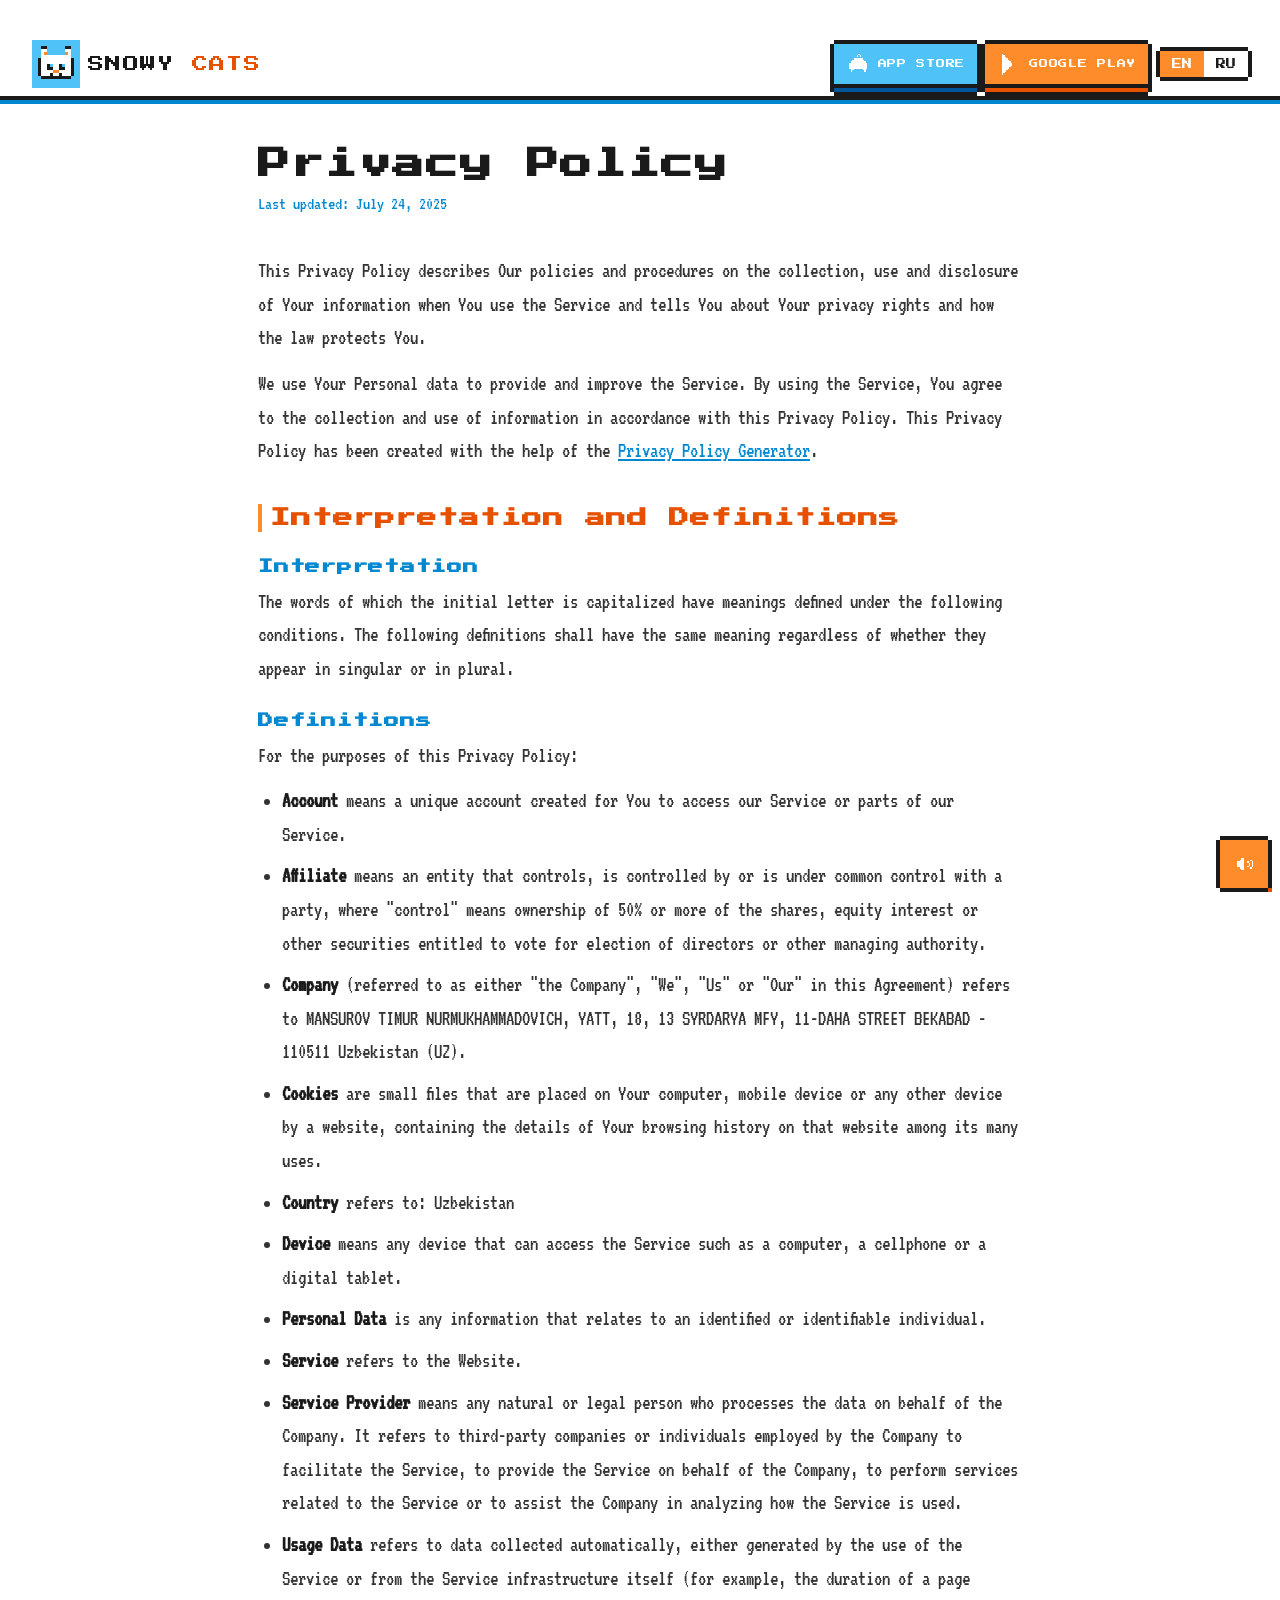
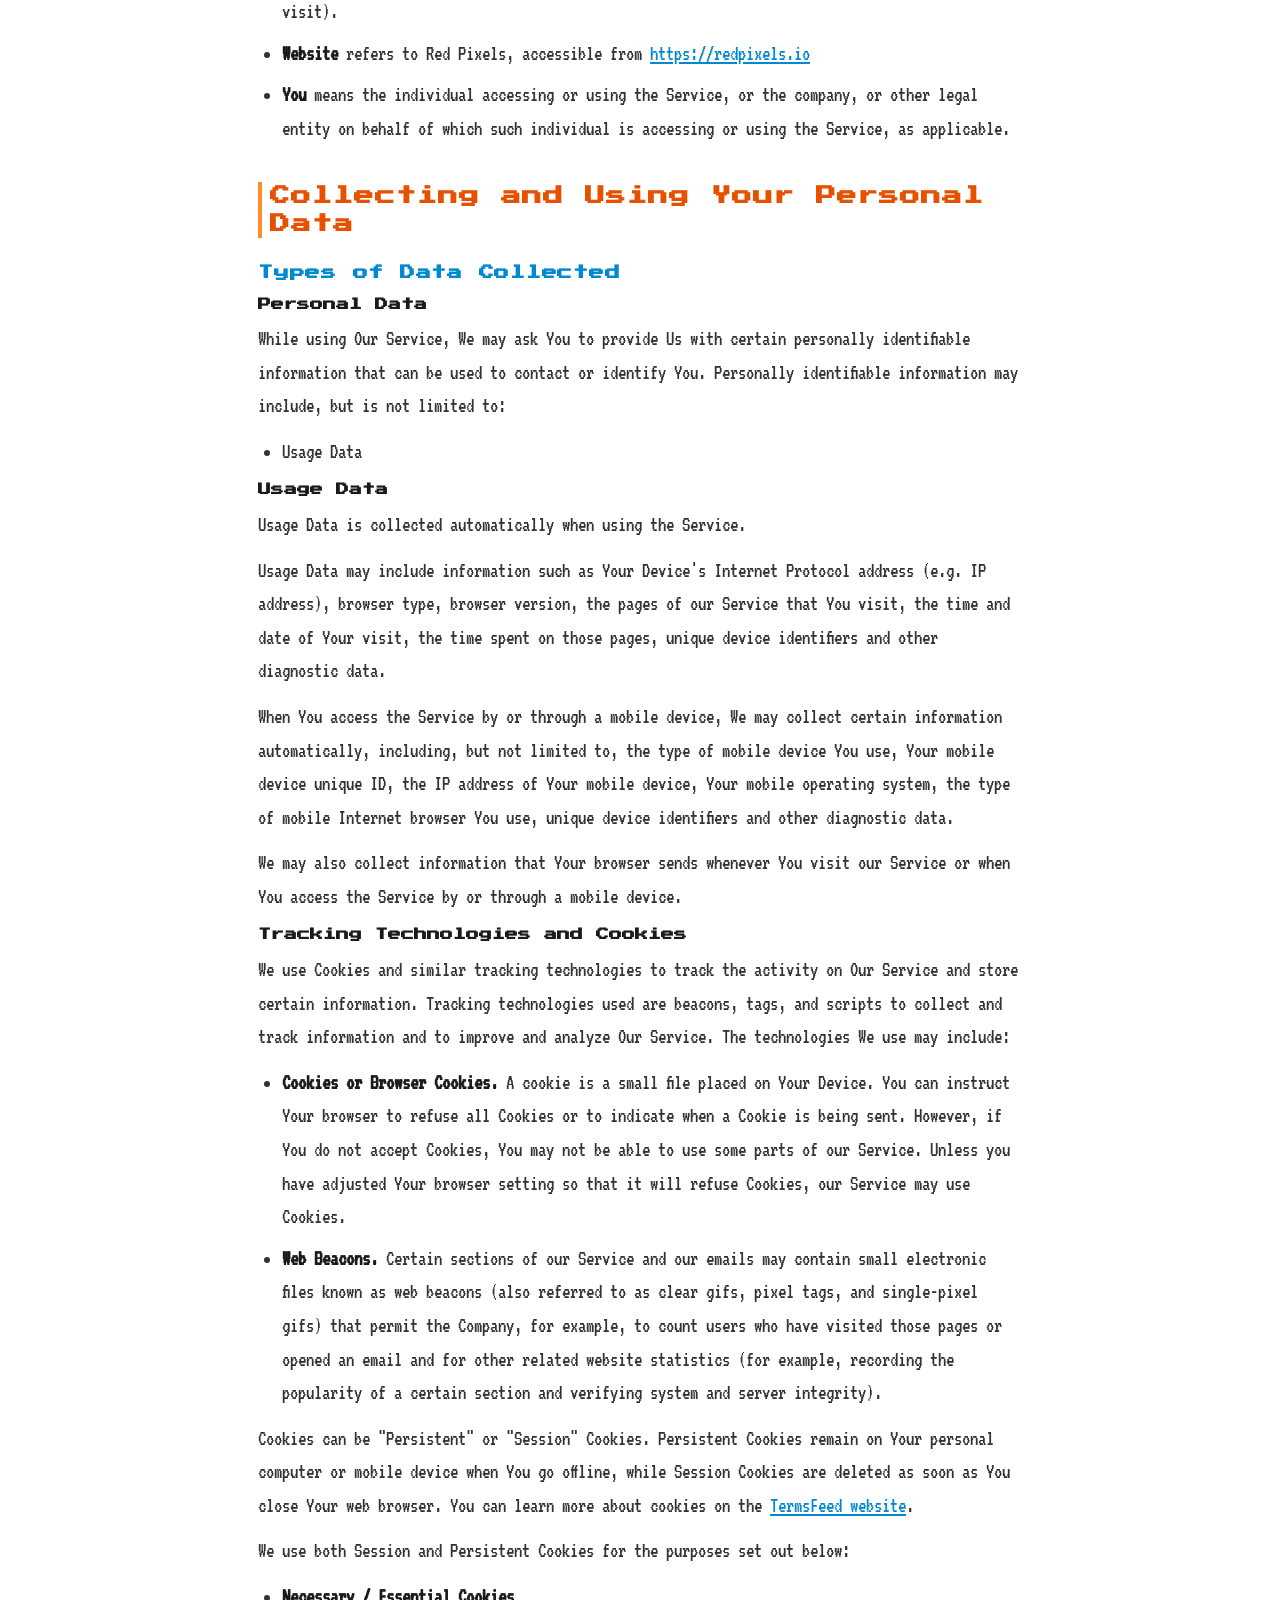
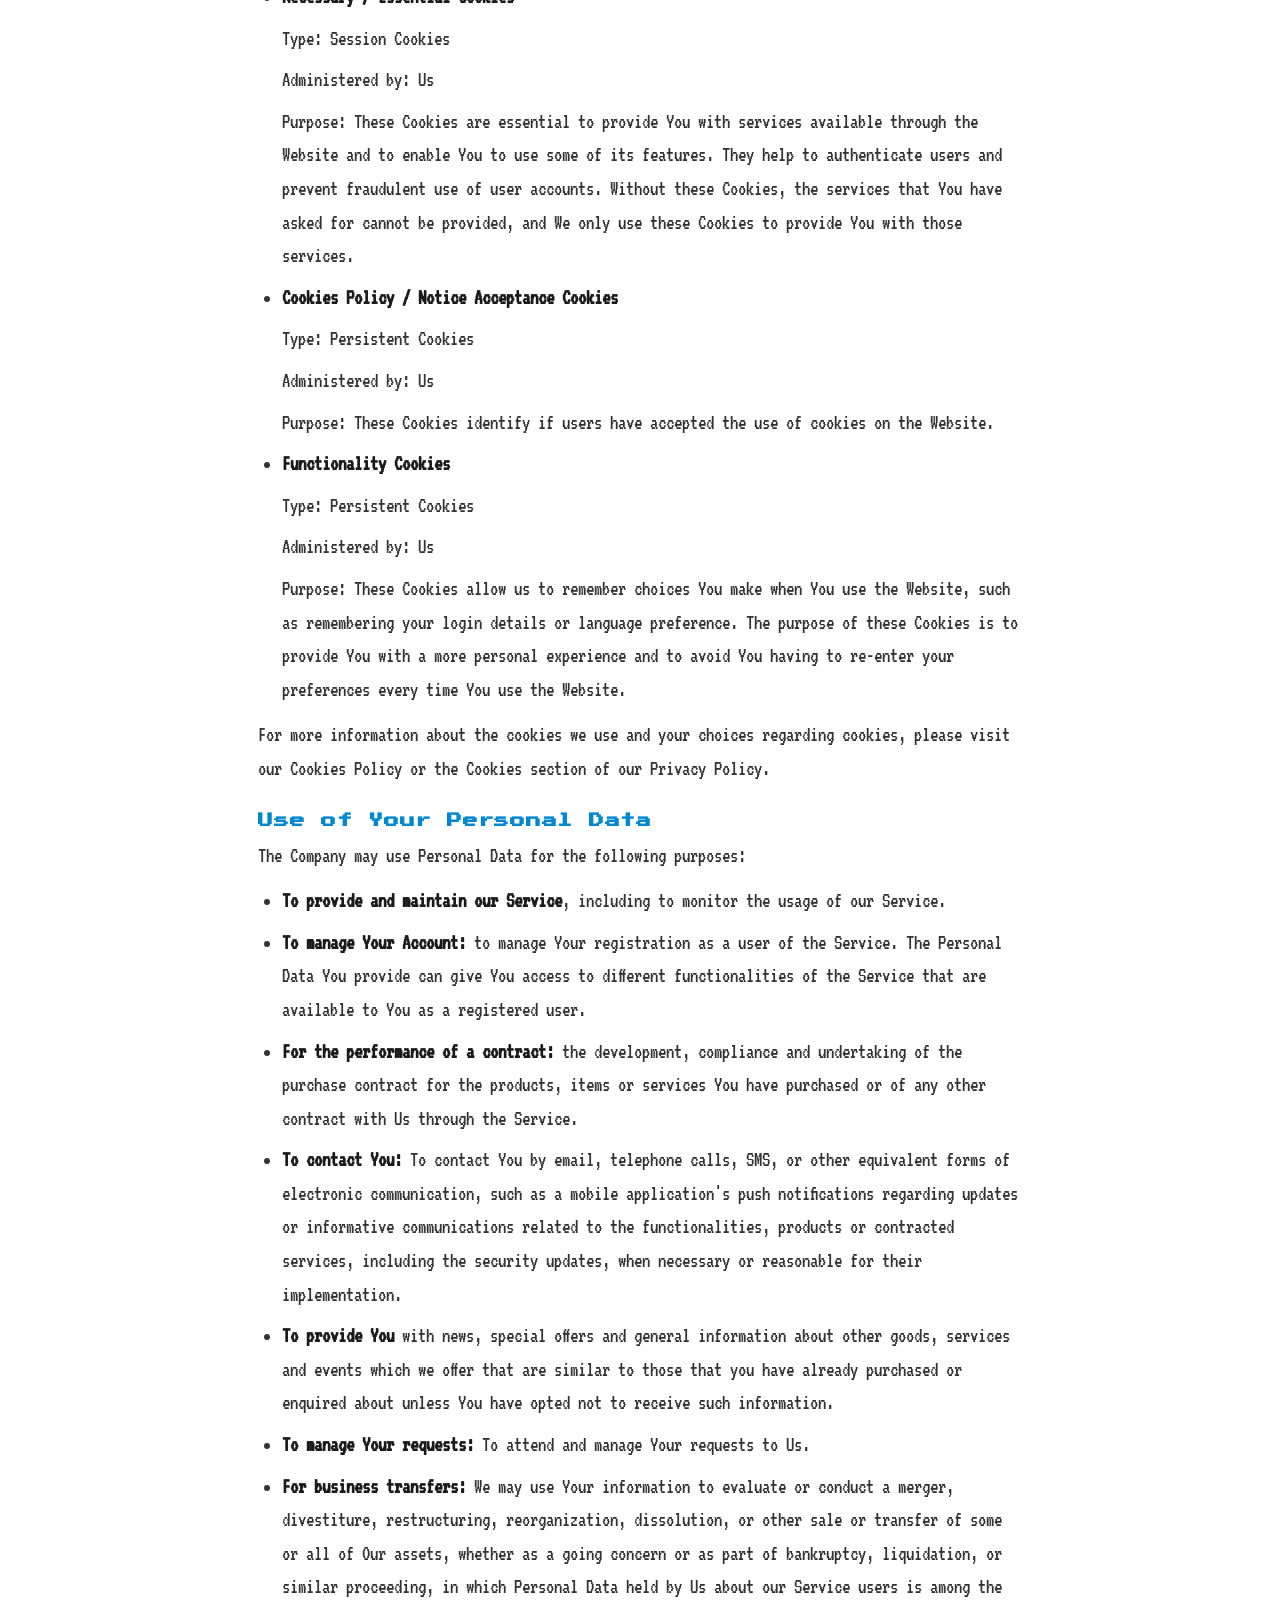
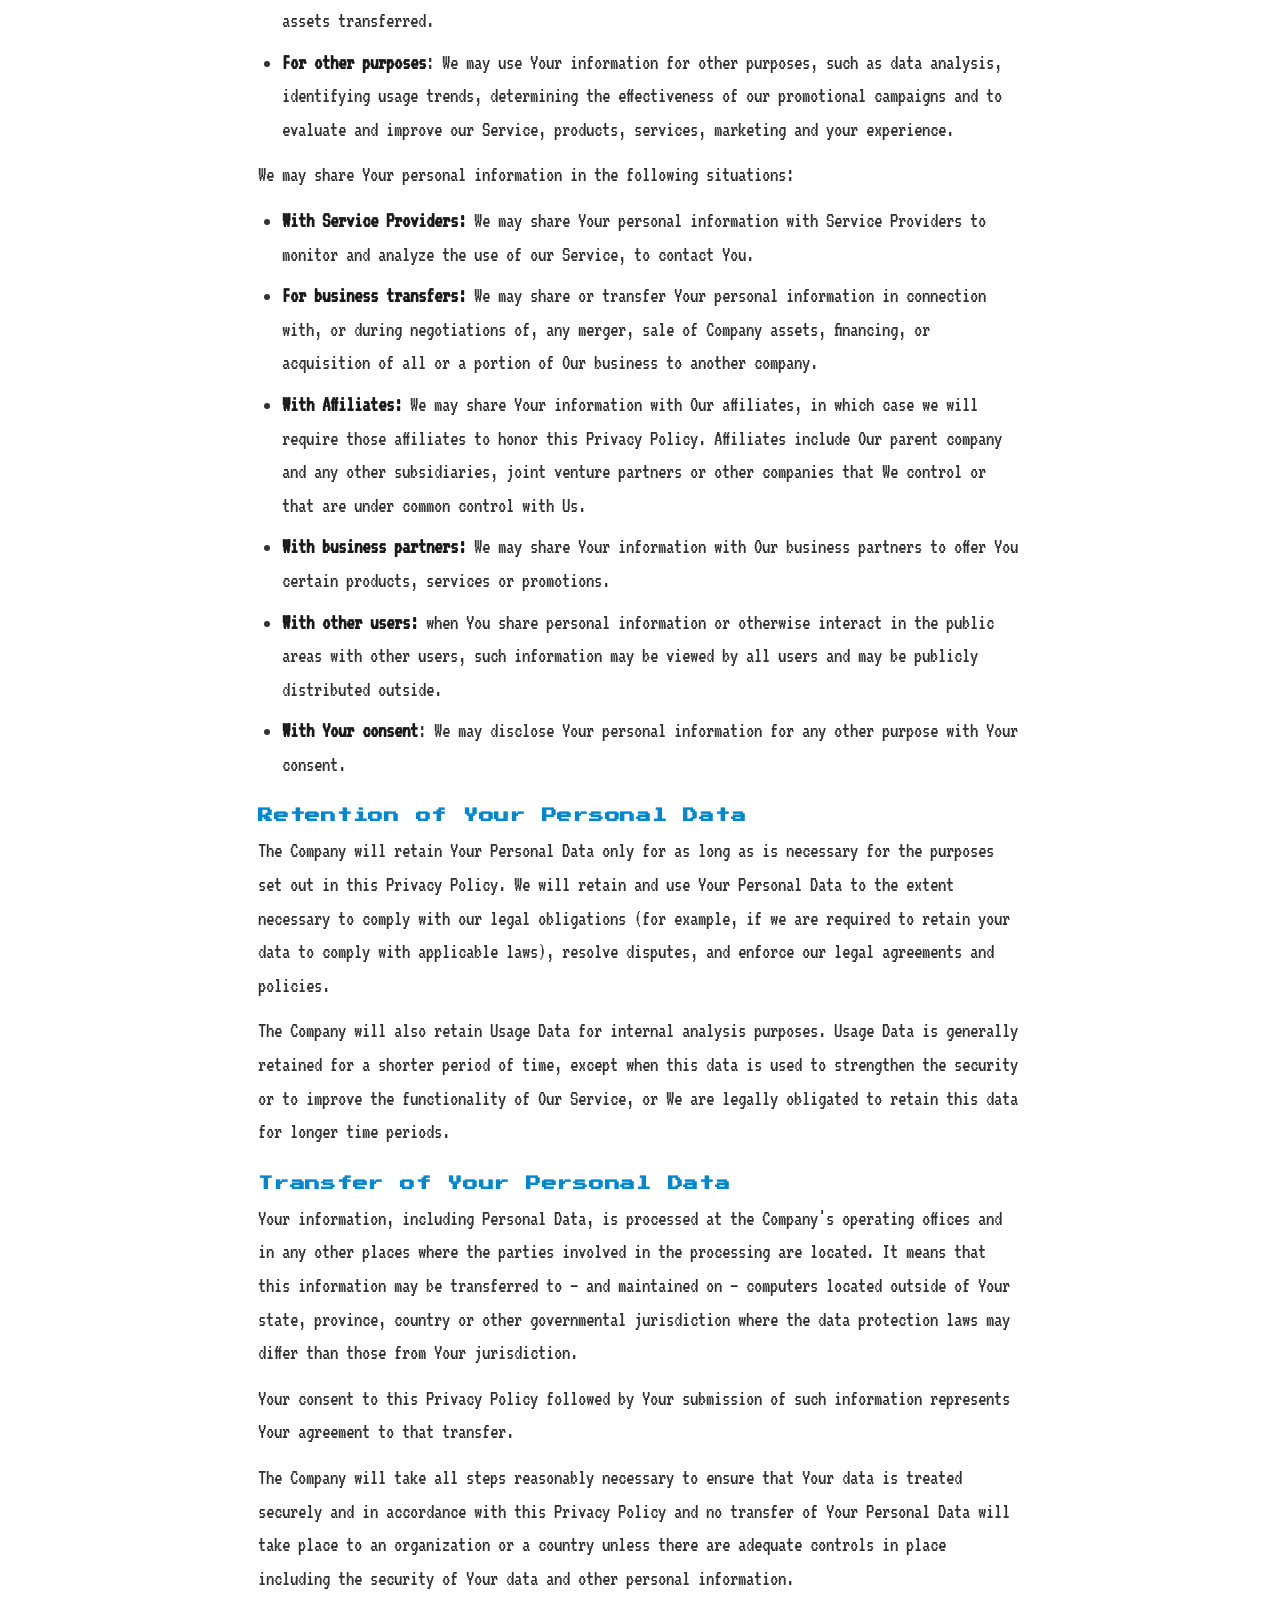
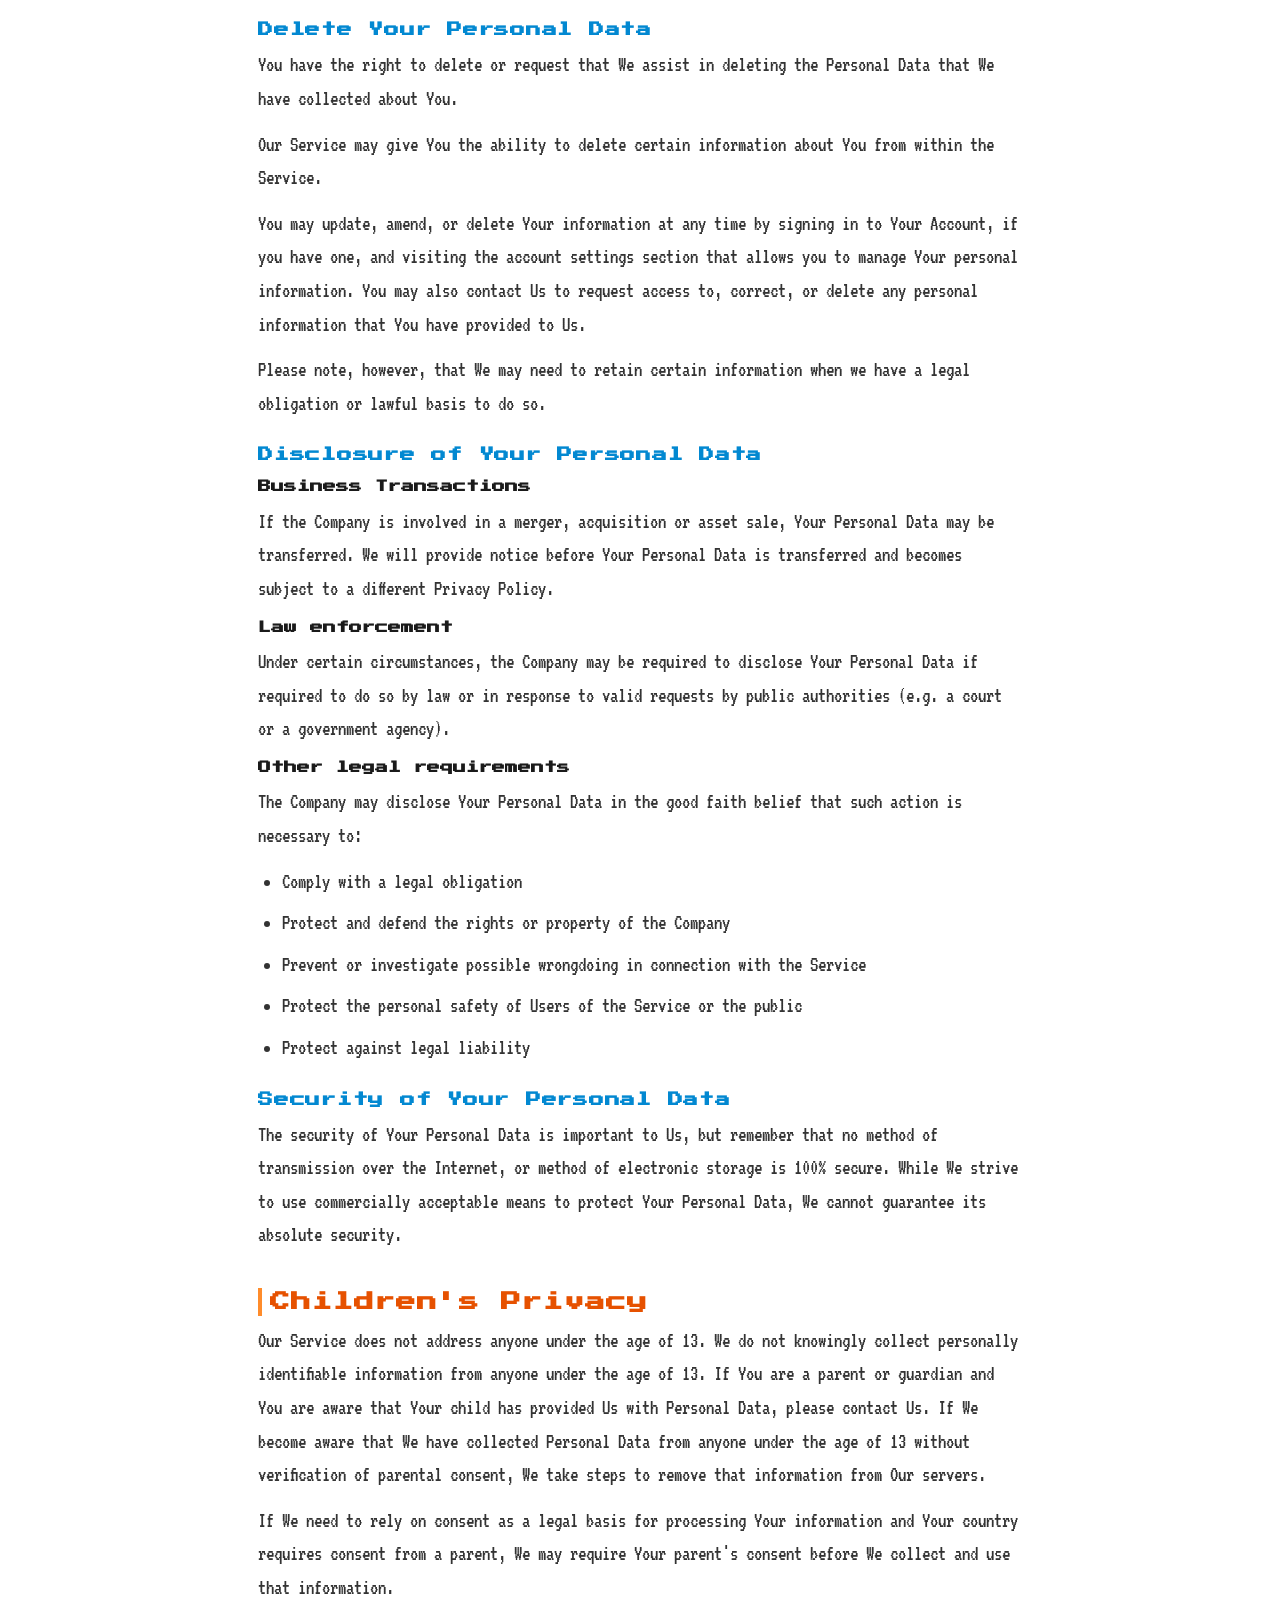
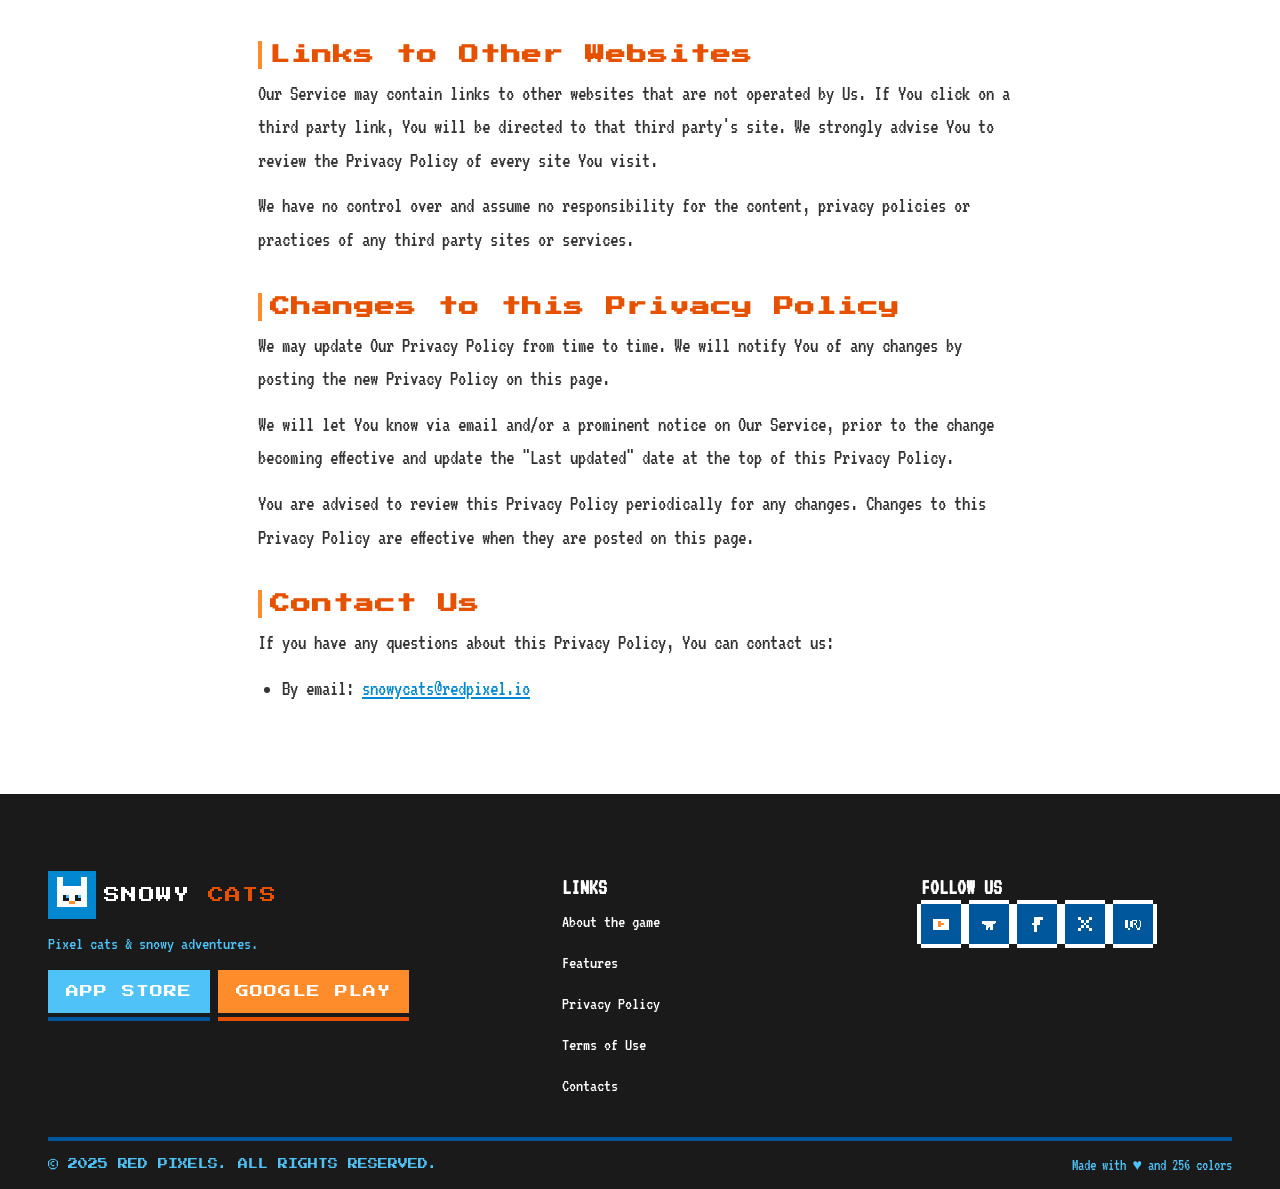
<file: privacy/index.html>
<!DOCTYPE html>
<html lang="en">
<head>
  <meta charset="UTF-8">
  <meta name="viewport" content="width=device-width, initial-scale=1.0">
  <title>Privacy Policy | Snowy Cats</title>
  <meta name="description" content="Privacy Policy for Snowy Cats mobile game by Red Pixels.">
  <meta name="robots" content="noindex">

  <link rel="icon" type="image/png" href="../icons/favicon-96x96.png" sizes="96x96">
  <link rel="icon" type="image/svg+xml" href="../icons/favicon.svg">
  <link rel="shortcut icon" href="../icons/favicon.ico">
  <link rel="apple-touch-icon" sizes="180x180" href="../icons/apple-touch-icon.png">

  <link rel="preconnect" href="https://fonts.googleapis.com">
  <link rel="preconnect" href="https://fonts.gstatic.com" crossorigin>

  <link rel="stylesheet" href="../css/main.css">
</head>
<body class="privacy-page">

  <div id="snowflakes" aria-hidden="true"></div>

  <!-- ════════════════════════════════════════
       HEADER
  ════════════════════════════════════════ -->
  <header class="header">
    <a href="../" class="logo">
      <svg class="logo-icon" viewBox="0 0 16 16" shape-rendering="crispEdges" xmlns="http://www.w3.org/2000/svg">
        <rect width="16" height="16" fill="#4FC3F7"/>
        <rect x="3" y="3" width="2" height="2" fill="#FFFFFF"/>
        <rect x="11" y="3" width="2" height="2" fill="#FFFFFF"/>
        <rect x="3" y="2" width="2" height="1" fill="#1A1A1A"/>
        <rect x="11" y="2" width="2" height="1" fill="#1A1A1A"/>
        <rect x="3" y="5" width="2" height="1" fill="#1A1A1A"/>
        <rect x="11" y="5" width="2" height="1" fill="#1A1A1A"/>
        <rect x="4" y="4" width="1" height="1" fill="#FF8C2B"/>
        <rect x="11" y="4" width="1" height="1" fill="#FF8C2B"/>
        <rect x="3" y="6" width="10" height="6" fill="#FFFFFF"/>
        <rect x="2" y="6" width="1" height="6" fill="#1A1A1A"/>
        <rect x="13" y="6" width="1" height="6" fill="#1A1A1A"/>
        <rect x="3" y="12" width="10" height="1" fill="#1A1A1A"/>
        <rect x="3" y="5" width="10" height="1" fill="#FFFFFF"/>
        <rect x="5" y="8" width="2" height="2" fill="#1A1A1A"/>
        <rect x="9" y="8" width="2" height="2" fill="#1A1A1A"/>
        <rect x="6" y="8" width="1" height="1" fill="#4FC3F7"/>
        <rect x="10" y="8" width="1" height="1" fill="#4FC3F7"/>
        <rect x="7" y="10" width="2" height="1" fill="#FF8C2B"/>
        <rect x="6" y="11" width="1" height="1" fill="#1A1A1A"/>
        <rect x="9" y="11" width="1" height="1" fill="#1A1A1A"/>
      </svg>
      <span class="logo-text">SNOWY <span class="accent">CATS</span></span>
    </a>

    <nav class="nav-actions" id="navActions">
      <div class="header-btns">
        <a href="../#download" class="btn btn-blue play-sound">
          <svg class="btn-icon" viewBox="0 0 16 16" shape-rendering="crispEdges" fill="white">
            <path d="M8 1h1v1H8zM7 2h1v1H7zm2 0h1v1H9zM5 4h6v1H5zM4 5h8v1H4zM3 6h10v1H3zM2 7h12v1H2zM2 8h12v1H2zM2 9h12v1H2zM2 10h12v1H2zM3 11h2v1H3zm8 0h2v1h-2zM3 12h1v1H3zm9 0h1v1h-1z"/>
          </svg>
          APP STORE
        </a>
        <a href="../#download" class="btn btn-orange play-sound">
          <svg class="btn-icon" viewBox="0 0 16 16" shape-rendering="crispEdges">
            <path fill="#FFFFFF" d="M3 1h1v1H3zM3 2h2v1H3zM3 3h3v1H3zM3 4h4v1H3zM3 5h5v1H3zM3 6h6v1H3zM3 7h7v1H3zM3 8h7v1H3zM3 9h6v1H3zM3 10h5v1H3zM3 11h4v1H3zM3 12h3v1H3zM3 13h2v1H3zM3 14h1v1H3z"/>
          </svg>
          GOOGLE PLAY
        </a>
      </div>
      <div class="lang-switch">
        <button class="lang-btn active play-sound" data-lang="en">EN</button>
        <button class="lang-btn play-sound" data-lang="ru">RU</button>
      </div>
    </nav>

    <button class="hamburger play-sound" id="hamburger" aria-label="Menu">
      <span></span><span></span><span></span>
    </button>
  </header>

  <!-- ════════════════════════════════════════
       PRIVACY POLICY CONTENT
  ════════════════════════════════════════ -->
  <main>
    <div class="privacy-content">

      <h1>Privacy Policy</h1>
      <span class="updated-date">Last updated: July 24, 2025</span>

      <p>This Privacy Policy describes Our policies and procedures on the collection, use and disclosure of Your information when You use the Service and tells You about Your privacy rights and how the law protects You.</p>
      <p>We use Your Personal data to provide and improve the Service. By using the Service, You agree to the collection and use of information in accordance with this Privacy Policy. This Privacy Policy has been created with the help of the <a href="https://www.termsfeed.com/privacy-policy-generator/" target="_blank" rel="noopener noreferrer">Privacy Policy Generator</a>.</p>

      <h2>Interpretation and Definitions</h2>

      <h3>Interpretation</h3>
      <p>The words of which the initial letter is capitalized have meanings defined under the following conditions. The following definitions shall have the same meaning regardless of whether they appear in singular or in plural.</p>

      <h3>Definitions</h3>
      <p>For the purposes of this Privacy Policy:</p>
      <ul>
        <li><p><strong>Account</strong> means a unique account created for You to access our Service or parts of our Service.</p></li>
        <li><p><strong>Affiliate</strong> means an entity that controls, is controlled by or is under common control with a party, where "control" means ownership of 50% or more of the shares, equity interest or other securities entitled to vote for election of directors or other managing authority.</p></li>
        <li><p><strong>Company</strong> (referred to as either "the Company", "We", "Us" or "Our" in this Agreement) refers to MANSUROV TIMUR NURMUKHAMMADOVICH, YATT, 18, 13 SYRDARYA MFY, 11-DAHA STREET BEKABAD - 110511 Uzbekistan (UZ).</p></li>
        <li><p><strong>Cookies</strong> are small files that are placed on Your computer, mobile device or any other device by a website, containing the details of Your browsing history on that website among its many uses.</p></li>
        <li><p><strong>Country</strong> refers to: Uzbekistan</p></li>
        <li><p><strong>Device</strong> means any device that can access the Service such as a computer, a cellphone or a digital tablet.</p></li>
        <li><p><strong>Personal Data</strong> is any information that relates to an identified or identifiable individual.</p></li>
        <li><p><strong>Service</strong> refers to the Website.</p></li>
        <li><p><strong>Service Provider</strong> means any natural or legal person who processes the data on behalf of the Company. It refers to third-party companies or individuals employed by the Company to facilitate the Service, to provide the Service on behalf of the Company, to perform services related to the Service or to assist the Company in analyzing how the Service is used.</p></li>
        <li><p><strong>Usage Data</strong> refers to data collected automatically, either generated by the use of the Service or from the Service infrastructure itself (for example, the duration of a page visit).</p></li>
        <li><p><strong>Website</strong> refers to Red Pixels, accessible from <a href="https://redpixels.io" rel="external nofollow noopener" target="_blank">https://redpixels.io</a></p></li>
        <li><p><strong>You</strong> means the individual accessing or using the Service, or the company, or other legal entity on behalf of which such individual is accessing or using the Service, as applicable.</p></li>
      </ul>

      <h2>Collecting and Using Your Personal Data</h2>

      <h3>Types of Data Collected</h3>

      <h4>Personal Data</h4>
      <p>While using Our Service, We may ask You to provide Us with certain personally identifiable information that can be used to contact or identify You. Personally identifiable information may include, but is not limited to:</p>
      <ul>
        <li>Usage Data</li>
      </ul>

      <h4>Usage Data</h4>
      <p>Usage Data is collected automatically when using the Service.</p>
      <p>Usage Data may include information such as Your Device's Internet Protocol address (e.g. IP address), browser type, browser version, the pages of our Service that You visit, the time and date of Your visit, the time spent on those pages, unique device identifiers and other diagnostic data.</p>
      <p>When You access the Service by or through a mobile device, We may collect certain information automatically, including, but not limited to, the type of mobile device You use, Your mobile device unique ID, the IP address of Your mobile device, Your mobile operating system, the type of mobile Internet browser You use, unique device identifiers and other diagnostic data.</p>
      <p>We may also collect information that Your browser sends whenever You visit our Service or when You access the Service by or through a mobile device.</p>

      <h4>Tracking Technologies and Cookies</h4>
      <p>We use Cookies and similar tracking technologies to track the activity on Our Service and store certain information. Tracking technologies used are beacons, tags, and scripts to collect and track information and to improve and analyze Our Service. The technologies We use may include:</p>
      <ul>
        <li><strong>Cookies or Browser Cookies.</strong> A cookie is a small file placed on Your Device. You can instruct Your browser to refuse all Cookies or to indicate when a Cookie is being sent. However, if You do not accept Cookies, You may not be able to use some parts of our Service. Unless you have adjusted Your browser setting so that it will refuse Cookies, our Service may use Cookies.</li>
        <li><strong>Web Beacons.</strong> Certain sections of our Service and our emails may contain small electronic files known as web beacons (also referred to as clear gifs, pixel tags, and single-pixel gifs) that permit the Company, for example, to count users who have visited those pages or opened an email and for other related website statistics (for example, recording the popularity of a certain section and verifying system and server integrity).</li>
      </ul>
      <p>Cookies can be "Persistent" or "Session" Cookies. Persistent Cookies remain on Your personal computer or mobile device when You go offline, while Session Cookies are deleted as soon as You close Your web browser. You can learn more about cookies on the <a href="https://www.termsfeed.com/blog/cookies/#What_Are_Cookies" target="_blank" rel="noopener noreferrer">TermsFeed website</a>.</p>
      <p>We use both Session and Persistent Cookies for the purposes set out below:</p>
      <ul>
        <li>
          <p><strong>Necessary / Essential Cookies</strong></p>
          <p>Type: Session Cookies</p>
          <p>Administered by: Us</p>
          <p>Purpose: These Cookies are essential to provide You with services available through the Website and to enable You to use some of its features. They help to authenticate users and prevent fraudulent use of user accounts. Without these Cookies, the services that You have asked for cannot be provided, and We only use these Cookies to provide You with those services.</p>
        </li>
        <li>
          <p><strong>Cookies Policy / Notice Acceptance Cookies</strong></p>
          <p>Type: Persistent Cookies</p>
          <p>Administered by: Us</p>
          <p>Purpose: These Cookies identify if users have accepted the use of cookies on the Website.</p>
        </li>
        <li>
          <p><strong>Functionality Cookies</strong></p>
          <p>Type: Persistent Cookies</p>
          <p>Administered by: Us</p>
          <p>Purpose: These Cookies allow us to remember choices You make when You use the Website, such as remembering your login details or language preference. The purpose of these Cookies is to provide You with a more personal experience and to avoid You having to re-enter your preferences every time You use the Website.</p>
        </li>
      </ul>
      <p>For more information about the cookies we use and your choices regarding cookies, please visit our Cookies Policy or the Cookies section of our Privacy Policy.</p>

      <h3>Use of Your Personal Data</h3>
      <p>The Company may use Personal Data for the following purposes:</p>
      <ul>
        <li><p><strong>To provide and maintain our Service</strong>, including to monitor the usage of our Service.</p></li>
        <li><p><strong>To manage Your Account:</strong> to manage Your registration as a user of the Service. The Personal Data You provide can give You access to different functionalities of the Service that are available to You as a registered user.</p></li>
        <li><p><strong>For the performance of a contract:</strong> the development, compliance and undertaking of the purchase contract for the products, items or services You have purchased or of any other contract with Us through the Service.</p></li>
        <li><p><strong>To contact You:</strong> To contact You by email, telephone calls, SMS, or other equivalent forms of electronic communication, such as a mobile application's push notifications regarding updates or informative communications related to the functionalities, products or contracted services, including the security updates, when necessary or reasonable for their implementation.</p></li>
        <li><p><strong>To provide You</strong> with news, special offers and general information about other goods, services and events which we offer that are similar to those that you have already purchased or enquired about unless You have opted not to receive such information.</p></li>
        <li><p><strong>To manage Your requests:</strong> To attend and manage Your requests to Us.</p></li>
        <li><p><strong>For business transfers:</strong> We may use Your information to evaluate or conduct a merger, divestiture, restructuring, reorganization, dissolution, or other sale or transfer of some or all of Our assets, whether as a going concern or as part of bankruptcy, liquidation, or similar proceeding, in which Personal Data held by Us about our Service users is among the assets transferred.</p></li>
        <li><p><strong>For other purposes</strong>: We may use Your information for other purposes, such as data analysis, identifying usage trends, determining the effectiveness of our promotional campaigns and to evaluate and improve our Service, products, services, marketing and your experience.</p></li>
      </ul>

      <p>We may share Your personal information in the following situations:</p>
      <ul>
        <li><strong>With Service Providers:</strong> We may share Your personal information with Service Providers to monitor and analyze the use of our Service, to contact You.</li>
        <li><strong>For business transfers:</strong> We may share or transfer Your personal information in connection with, or during negotiations of, any merger, sale of Company assets, financing, or acquisition of all or a portion of Our business to another company.</li>
        <li><strong>With Affiliates:</strong> We may share Your information with Our affiliates, in which case we will require those affiliates to honor this Privacy Policy. Affiliates include Our parent company and any other subsidiaries, joint venture partners or other companies that We control or that are under common control with Us.</li>
        <li><strong>With business partners:</strong> We may share Your information with Our business partners to offer You certain products, services or promotions.</li>
        <li><strong>With other users:</strong> when You share personal information or otherwise interact in the public areas with other users, such information may be viewed by all users and may be publicly distributed outside.</li>
        <li><strong>With Your consent</strong>: We may disclose Your personal information for any other purpose with Your consent.</li>
      </ul>

      <h3>Retention of Your Personal Data</h3>
      <p>The Company will retain Your Personal Data only for as long as is necessary for the purposes set out in this Privacy Policy. We will retain and use Your Personal Data to the extent necessary to comply with our legal obligations (for example, if we are required to retain your data to comply with applicable laws), resolve disputes, and enforce our legal agreements and policies.</p>
      <p>The Company will also retain Usage Data for internal analysis purposes. Usage Data is generally retained for a shorter period of time, except when this data is used to strengthen the security or to improve the functionality of Our Service, or We are legally obligated to retain this data for longer time periods.</p>

      <h3>Transfer of Your Personal Data</h3>
      <p>Your information, including Personal Data, is processed at the Company's operating offices and in any other places where the parties involved in the processing are located. It means that this information may be transferred to — and maintained on — computers located outside of Your state, province, country or other governmental jurisdiction where the data protection laws may differ than those from Your jurisdiction.</p>
      <p>Your consent to this Privacy Policy followed by Your submission of such information represents Your agreement to that transfer.</p>
      <p>The Company will take all steps reasonably necessary to ensure that Your data is treated securely and in accordance with this Privacy Policy and no transfer of Your Personal Data will take place to an organization or a country unless there are adequate controls in place including the security of Your data and other personal information.</p>

      <h3>Delete Your Personal Data</h3>
      <p>You have the right to delete or request that We assist in deleting the Personal Data that We have collected about You.</p>
      <p>Our Service may give You the ability to delete certain information about You from within the Service.</p>
      <p>You may update, amend, or delete Your information at any time by signing in to Your Account, if you have one, and visiting the account settings section that allows you to manage Your personal information. You may also contact Us to request access to, correct, or delete any personal information that You have provided to Us.</p>
      <p>Please note, however, that We may need to retain certain information when we have a legal obligation or lawful basis to do so.</p>

      <h3>Disclosure of Your Personal Data</h3>

      <h4>Business Transactions</h4>
      <p>If the Company is involved in a merger, acquisition or asset sale, Your Personal Data may be transferred. We will provide notice before Your Personal Data is transferred and becomes subject to a different Privacy Policy.</p>

      <h4>Law enforcement</h4>
      <p>Under certain circumstances, the Company may be required to disclose Your Personal Data if required to do so by law or in response to valid requests by public authorities (e.g. a court or a government agency).</p>

      <h4>Other legal requirements</h4>
      <p>The Company may disclose Your Personal Data in the good faith belief that such action is necessary to:</p>
      <ul>
        <li>Comply with a legal obligation</li>
        <li>Protect and defend the rights or property of the Company</li>
        <li>Prevent or investigate possible wrongdoing in connection with the Service</li>
        <li>Protect the personal safety of Users of the Service or the public</li>
        <li>Protect against legal liability</li>
      </ul>

      <h3>Security of Your Personal Data</h3>
      <p>The security of Your Personal Data is important to Us, but remember that no method of transmission over the Internet, or method of electronic storage is 100% secure. While We strive to use commercially acceptable means to protect Your Personal Data, We cannot guarantee its absolute security.</p>

      <h2>Children's Privacy</h2>
      <p>Our Service does not address anyone under the age of 13. We do not knowingly collect personally identifiable information from anyone under the age of 13. If You are a parent or guardian and You are aware that Your child has provided Us with Personal Data, please contact Us. If We become aware that We have collected Personal Data from anyone under the age of 13 without verification of parental consent, We take steps to remove that information from Our servers.</p>
      <p>If We need to rely on consent as a legal basis for processing Your information and Your country requires consent from a parent, We may require Your parent's consent before We collect and use that information.</p>

      <h2>Links to Other Websites</h2>
      <p>Our Service may contain links to other websites that are not operated by Us. If You click on a third party link, You will be directed to that third party's site. We strongly advise You to review the Privacy Policy of every site You visit.</p>
      <p>We have no control over and assume no responsibility for the content, privacy policies or practices of any third party sites or services.</p>

      <h2>Changes to this Privacy Policy</h2>
      <p>We may update Our Privacy Policy from time to time. We will notify You of any changes by posting the new Privacy Policy on this page.</p>
      <p>We will let You know via email and/or a prominent notice on Our Service, prior to the change becoming effective and update the "Last updated" date at the top of this Privacy Policy.</p>
      <p>You are advised to review this Privacy Policy periodically for any changes. Changes to this Privacy Policy are effective when they are posted on this page.</p>

      <h2>Contact Us</h2>
      <p>If you have any questions about this Privacy Policy, You can contact us:</p>
      <ul>
        <li>By email: <a href="mailto:snowycats@redpixel.io">snowycats@redpixel.io</a></li>
      </ul>

    </div>
  </main>

  <!-- ════════════════════════════════════════
       FOOTER
  ════════════════════════════════════════ -->
  <footer>
    <div class="footer-inner">
      <div class="footer-grid">

        <div class="footer-brand">
          <a href="../" class="logo">
            <svg class="logo-icon" viewBox="0 0 16 16" shape-rendering="crispEdges" xmlns="http://www.w3.org/2000/svg">
              <rect width="16" height="16" fill="#0288D1"/>
              <rect x="3" y="3" width="2" height="2" fill="#FFFFFF"/>
              <rect x="11" y="3" width="2" height="2" fill="#FFFFFF"/>
              <rect x="3" y="2" width="2" height="1" fill="#FFFFFF"/>
              <rect x="11" y="2" width="2" height="1" fill="#FFFFFF"/>
              <rect x="3" y="6" width="10" height="6" fill="#FFFFFF"/>
              <rect x="3" y="5" width="10" height="1" fill="#FFFFFF"/>
              <rect x="5" y="8" width="2" height="2" fill="#1A1A1A"/>
              <rect x="9" y="8" width="2" height="2" fill="#1A1A1A"/>
              <rect x="6" y="8" width="1" height="1" fill="#4FC3F7"/>
              <rect x="10" y="8" width="1" height="1" fill="#4FC3F7"/>
              <rect x="7" y="10" width="2" height="1" fill="#FF8C2B"/>
            </svg>
            <span class="logo-text">SNOWY <span class="accent">CATS</span></span>
          </a>
          <p class="footer-tagline" data-i18n="footerTagline">Pixel cats &amp; snowy adventures.</p>
          <div class="footer-buttons">
            <a href="../#download" class="btn btn-blue play-sound">APP STORE</a>
            <a href="../#download" class="btn btn-orange play-sound">GOOGLE PLAY</a>
          </div>
        </div>

        <div>
          <h4 data-i18n="footerLinksTitle">LINKS</h4>
          <ul class="footer-links">
            <li><a href="../#about-game" class="play-sound" data-i18n="footerAbout">About the game</a></li>
            <li><a href="../#features" class="play-sound" data-i18n="footerFeatures">Features</a></li>
            <li><a href="../privacy/" class="play-sound" data-i18n="footerPrivacy">Privacy Policy</a></li>
            <li><a href="#" class="play-sound" data-i18n="footerTerms">Terms of Use</a></li>
            <li><a href="#" class="play-sound" data-i18n="footerContacts">Contacts</a></li>
          </ul>
        </div>

        <div>
          <h4 data-i18n="footerSocialTitle">FOLLOW US</h4>
          <div class="footer-social-icons">
            <a href="#" class="footer-social-icon play-sound" aria-label="YouTube">
              <svg viewBox="0 0 16 16" shape-rendering="crispEdges" xmlns="http://www.w3.org/2000/svg">
                <rect x="2" y="4" width="12" height="8" fill="#FFFFFF"/>
                <rect x="6" y="6" width="1" height="4" fill="#FF8C2B"/>
                <rect x="7" y="6" width="1" height="4" fill="#FF8C2B"/>
                <rect x="8" y="7" width="1" height="2" fill="#FF8C2B"/>
                <rect x="9" y="7" width="1" height="2" fill="#FF8C2B"/>
              </svg>
            </a>
            <a href="#" class="footer-social-icon play-sound" aria-label="Telegram">
              <svg viewBox="0 0 16 16" shape-rendering="crispEdges" xmlns="http://www.w3.org/2000/svg">
                <rect x="3" y="6" width="10" height="1" fill="#FFFFFF"/>
                <rect x="3" y="7" width="9" height="1" fill="#FFFFFF"/>
                <rect x="4" y="8" width="7" height="1" fill="#FFFFFF"/>
                <rect x="6" y="9" width="3" height="1" fill="#FFFFFF"/>
                <rect x="6" y="10" width="2" height="1" fill="#FFFFFF"/>
                <rect x="6" y="11" width="1" height="1" fill="#FFFFFF"/>
                <rect x="9" y="9" width="2" height="3" fill="#FFFFFF"/>
              </svg>
            </a>
            <a href="#" class="footer-social-icon play-sound" aria-label="Facebook">
              <svg viewBox="0 0 16 16" shape-rendering="crispEdges" xmlns="http://www.w3.org/2000/svg">
                <rect x="6" y="3" width="6" height="2" fill="#FFFFFF"/>
                <rect x="6" y="5" width="2" height="9" fill="#FFFFFF"/>
                <rect x="8" y="5" width="2" height="2" fill="#FFFFFF"/>
                <rect x="4" y="7" width="6" height="2" fill="#FFFFFF"/>
              </svg>
            </a>
            <a href="#" class="footer-social-icon play-sound" aria-label="X">
              <svg viewBox="0 0 16 16" shape-rendering="crispEdges" xmlns="http://www.w3.org/2000/svg">
                <rect x="3" y="3" width="2" height="2" fill="#FFFFFF"/>
                <rect x="11" y="3" width="2" height="2" fill="#FFFFFF"/>
                <rect x="5" y="5" width="2" height="2" fill="#FFFFFF"/>
                <rect x="9" y="5" width="2" height="2" fill="#FFFFFF"/>
                <rect x="7" y="7" width="2" height="2" fill="#FFFFFF"/>
                <rect x="5" y="9" width="2" height="2" fill="#FFFFFF"/>
                <rect x="9" y="9" width="2" height="2" fill="#FFFFFF"/>
                <rect x="3" y="11" width="2" height="2" fill="#FFFFFF"/>
                <rect x="11" y="11" width="2" height="2" fill="#FFFFFF"/>
              </svg>
            </a>
            <a href="#" class="footer-social-icon play-sound" aria-label="VK">
              <svg viewBox="0 0 16 16" shape-rendering="crispEdges" xmlns="http://www.w3.org/2000/svg">
                <rect x="2" y="5" width="2" height="6" fill="#FFFFFF"/>
                <rect x="4" y="11" width="2" height="1" fill="#FFFFFF"/>
                <rect x="6" y="9" width="1" height="1" fill="#FFFFFF"/>
                <rect x="6" y="6" width="1" height="3" fill="#FFFFFF"/>
                <rect x="7" y="5" width="1" height="6" fill="#FFFFFF"/>
                <rect x="8" y="5" width="2" height="1" fill="#FFFFFF"/>
                <rect x="10" y="5" width="1" height="2" fill="#FFFFFF"/>
                <rect x="9" y="7" width="1" height="2" fill="#FFFFFF"/>
                <rect x="10" y="9" width="1" height="2" fill="#FFFFFF"/>
                <rect x="11" y="11" width="2" height="1" fill="#FFFFFF"/>
                <rect x="13" y="6" width="1" height="4" fill="#FFFFFF"/>
                <rect x="12" y="5" width="1" height="1" fill="#FFFFFF"/>
                <rect x="12" y="10" width="1" height="1" fill="#FFFFFF"/>
              </svg>
            </a>
          </div>
        </div>

      </div>

      <div class="footer-bottom">
        <span class="made-by" data-i18n="footerCopy">© 2025 RED PIXELS. ALL RIGHTS RESERVED.</span>
        <span data-i18n="footerMadeWith">Made with ♥ and 256 colors</span>
      </div>
    </div>
  </footer>

  <button class="sound-toggle" id="soundToggle" aria-label="Toggle sound">
    <svg viewBox="0 0 16 16" shape-rendering="crispEdges" xmlns="http://www.w3.org/2000/svg" id="soundIcon">
      <rect x="3" y="6" width="2" height="4" fill="#FFFFFF"/>
      <rect x="5" y="5" width="1" height="6" fill="#FFFFFF"/>
      <rect x="6" y="4" width="2" height="8" fill="#FFFFFF"/>
      <rect x="10" y="6" width="1" height="1" fill="#FFFFFF"/>
      <rect x="10" y="9" width="1" height="1" fill="#FFFFFF"/>
      <rect x="11" y="7" width="1" height="2" fill="#FFFFFF"/>
      <rect x="12" y="5" width="1" height="1" fill="#FFFFFF"/>
      <rect x="12" y="10" width="1" height="1" fill="#FFFFFF"/>
      <rect x="13" y="6" width="1" height="4" fill="#FFFFFF"/>
    </svg>
  </button>

  <script src="../js/script.js" defer></script>
</body>
</html>
</file>
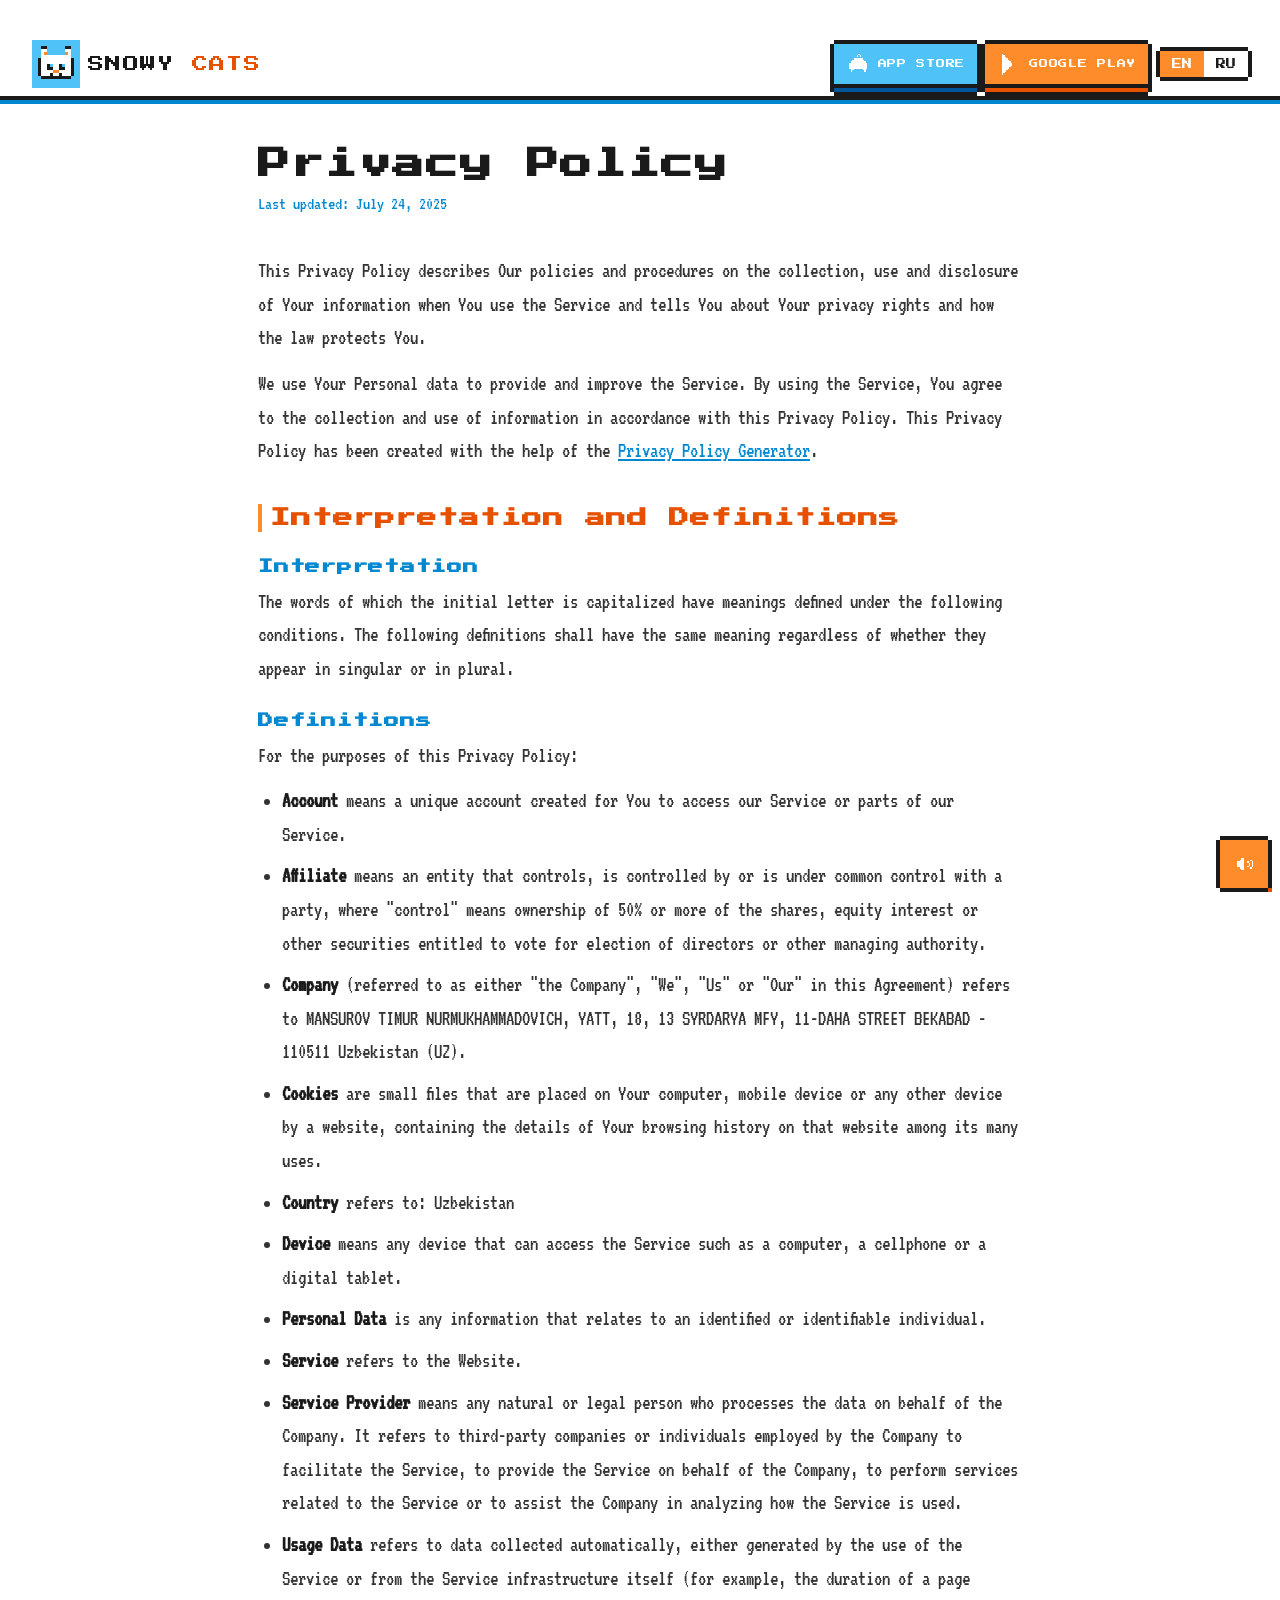
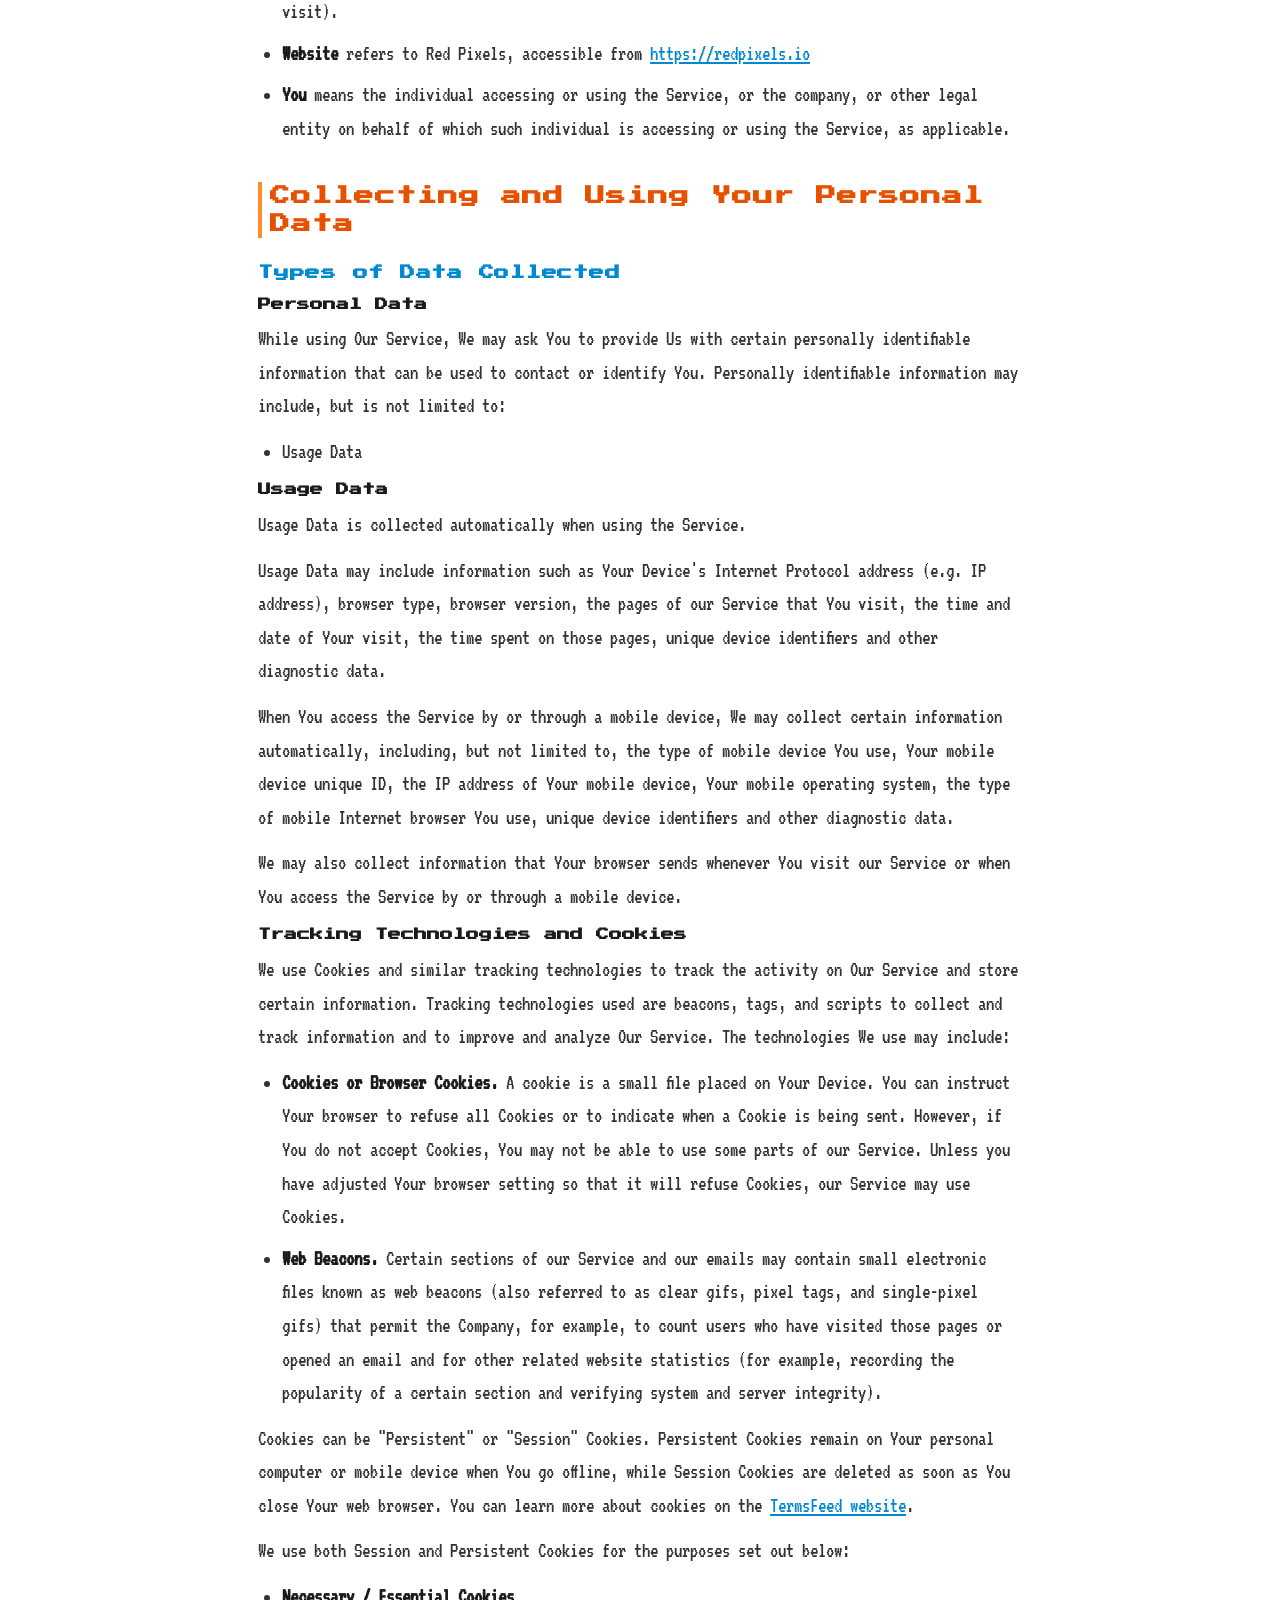
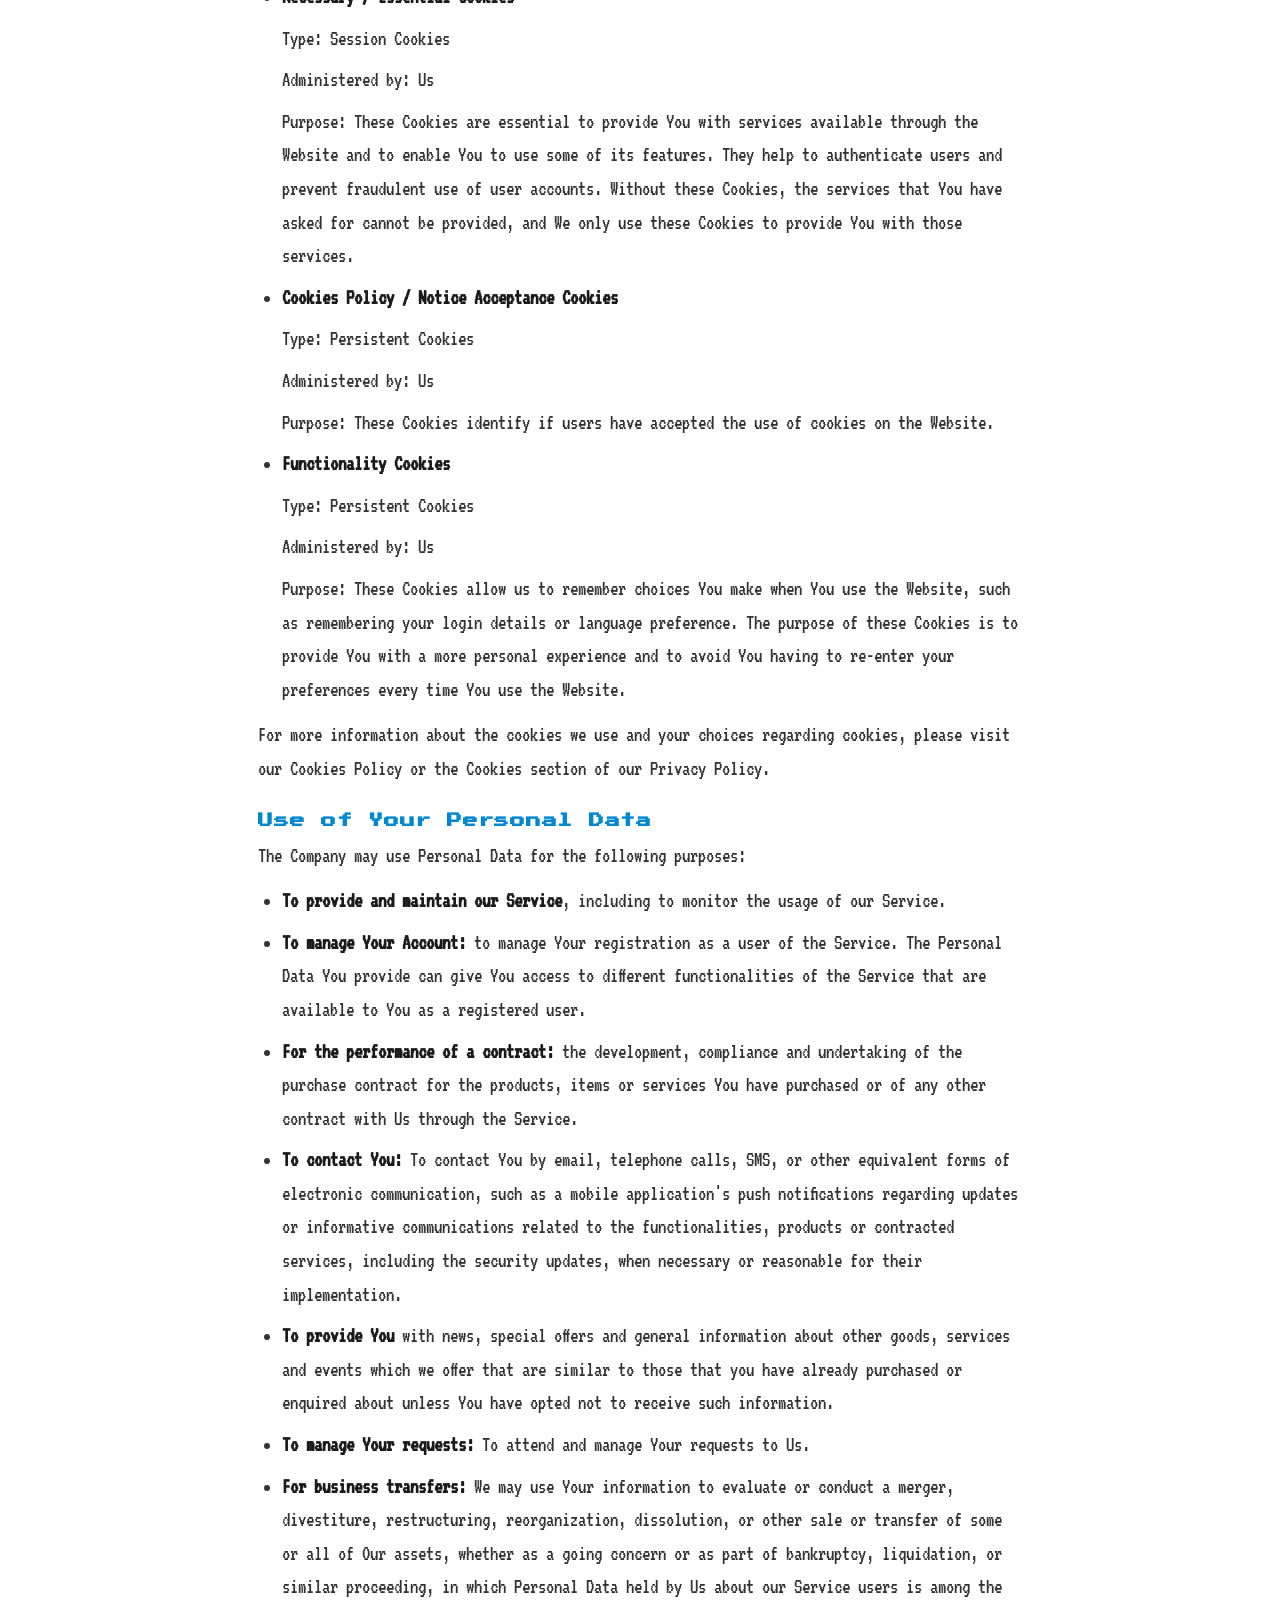
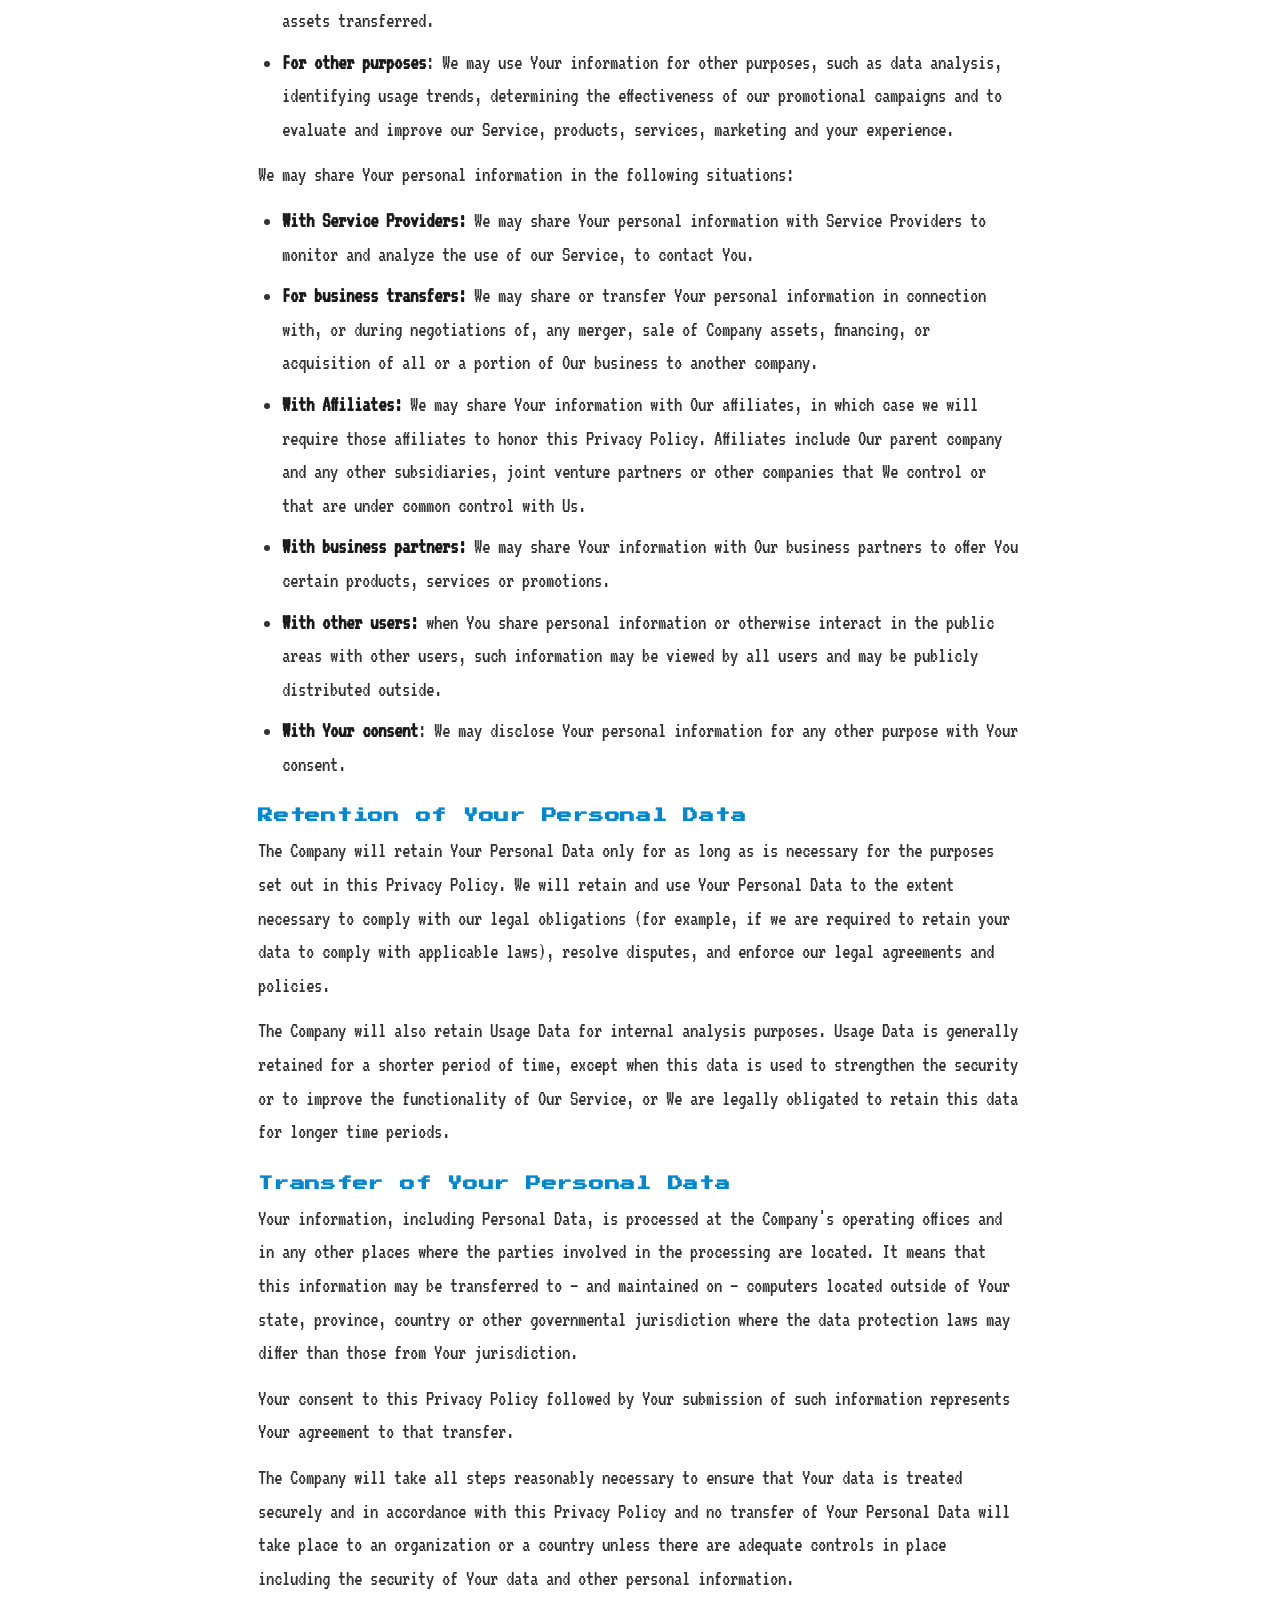
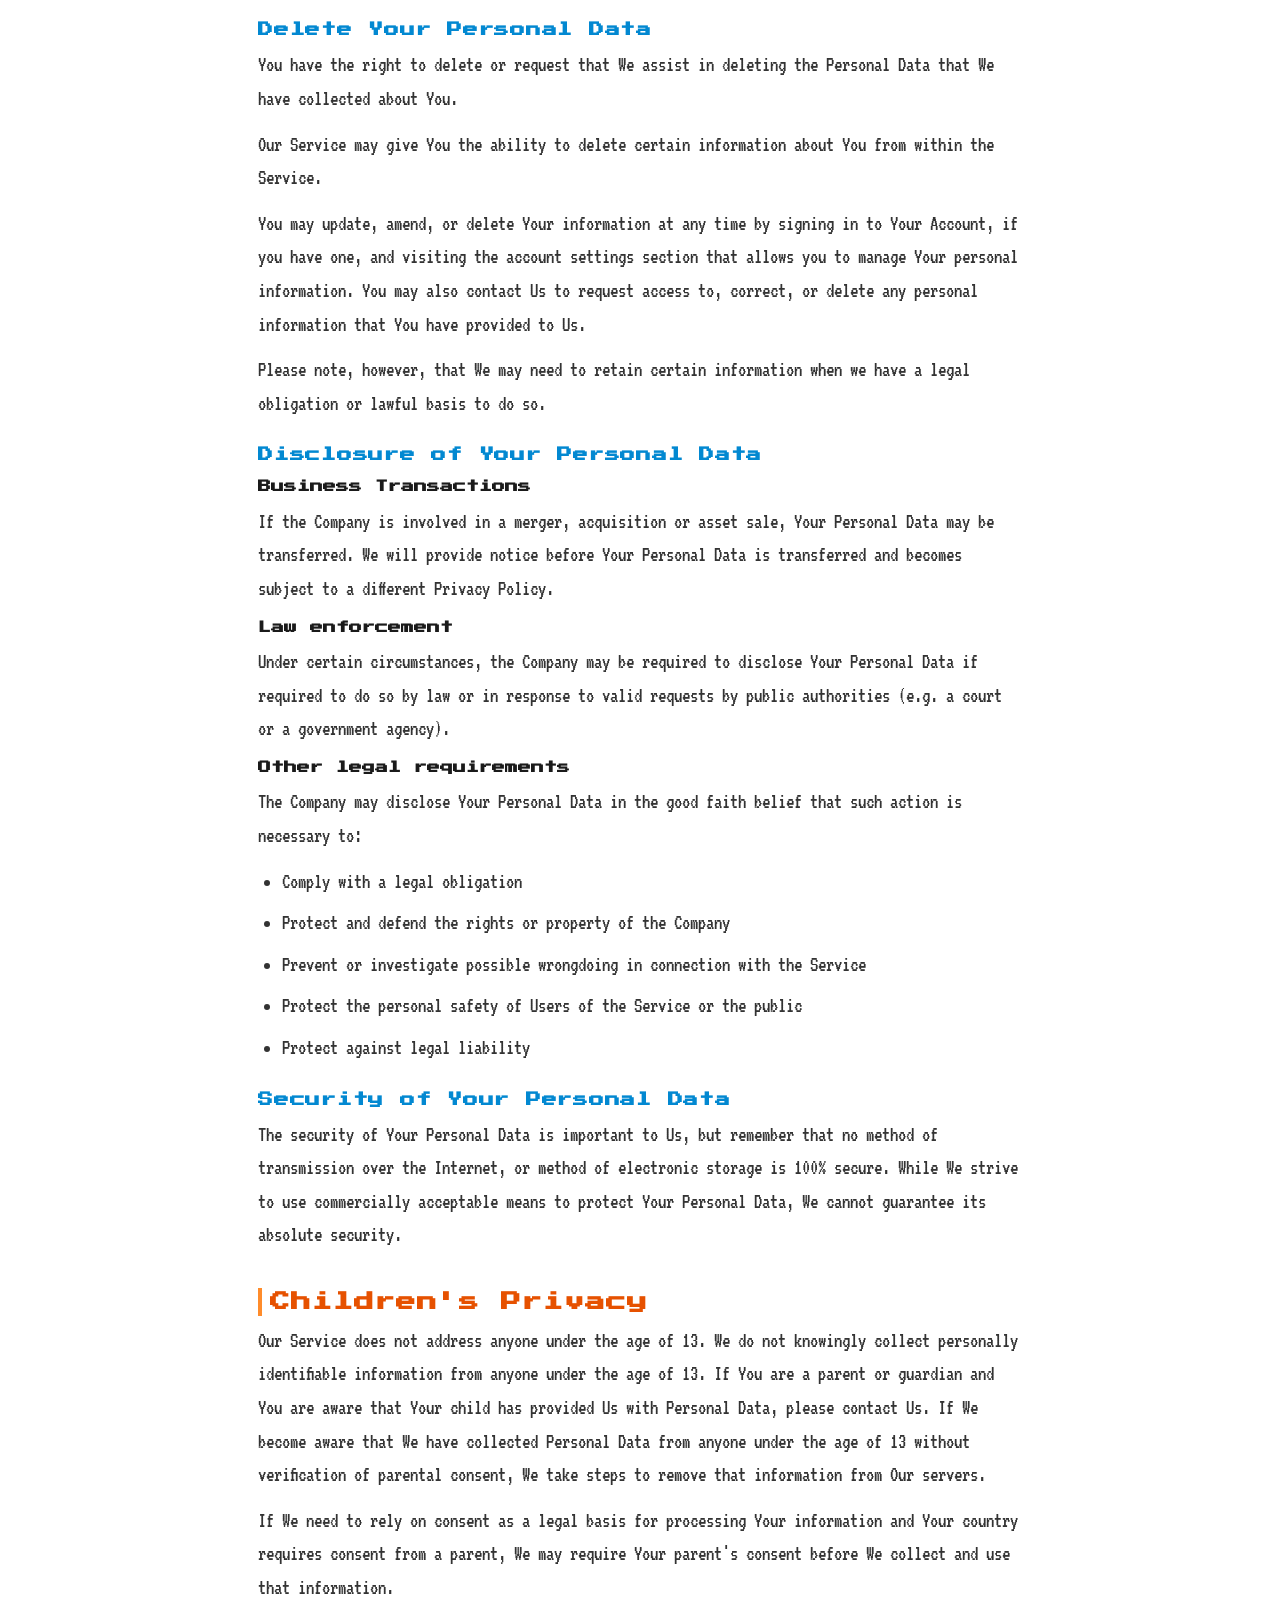
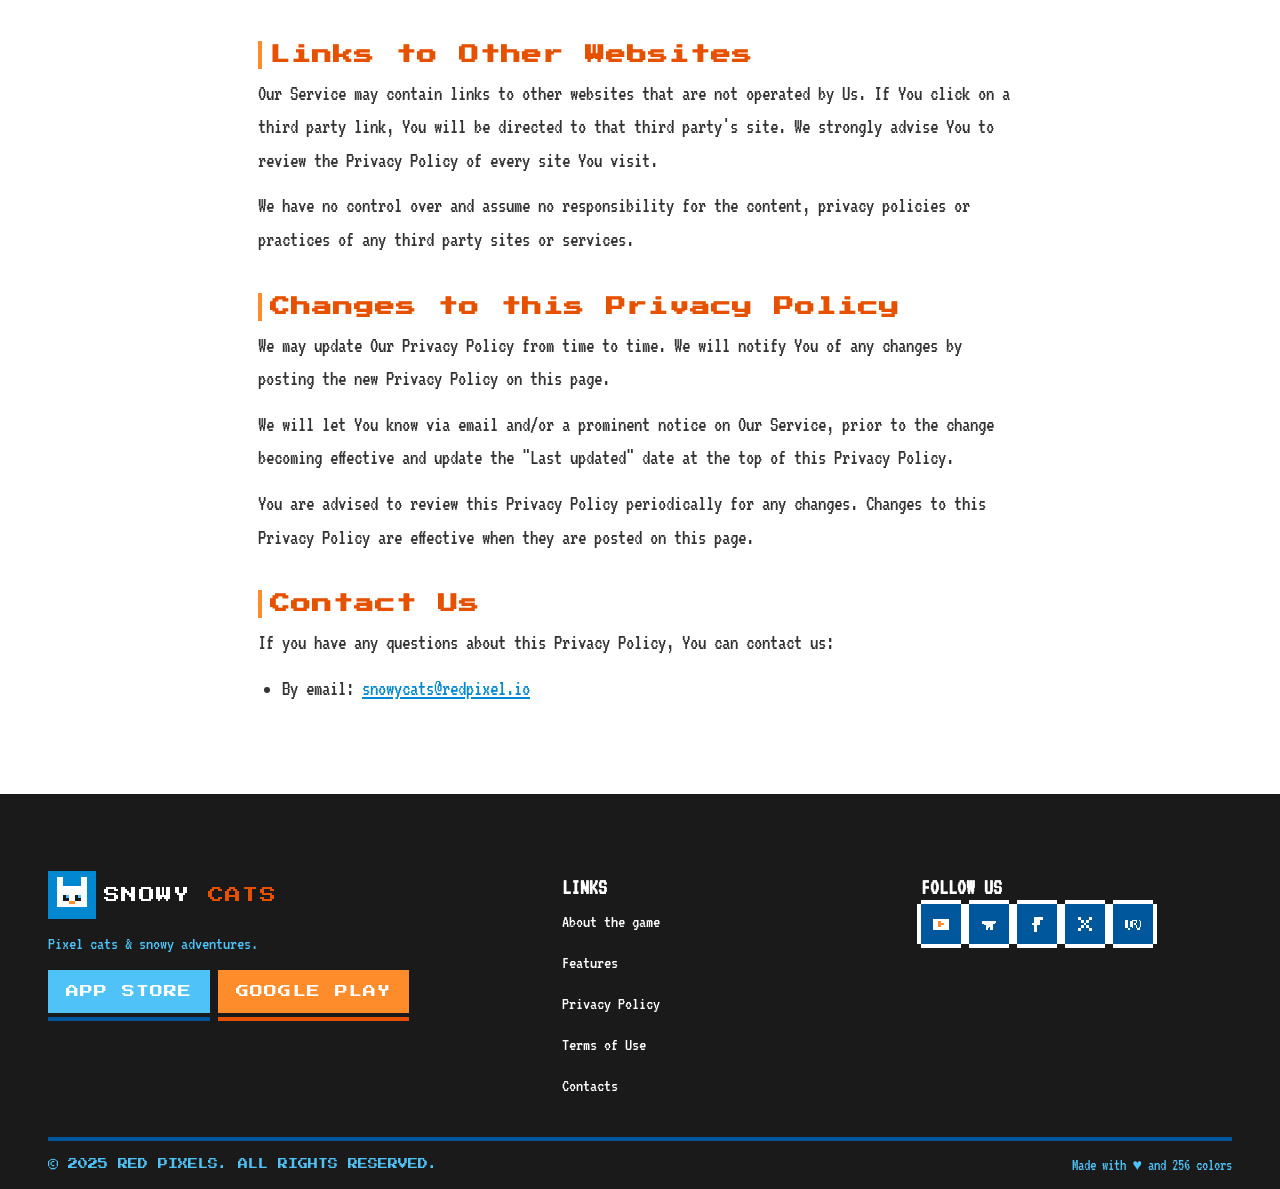
<file: html/privacypoliticy.html>
<!DOCTYPE html>
<html lang="en">
<head>
  <meta charset="UTF-8">
  <meta name="viewport" content="width=device-width, initial-scale=1.0">
  <title>Privacy Policy | Snowy Cats</title>
  <meta name="description" content="Privacy Policy for Snowy Cats mobile game by Red Pixels.">
  <meta name="robots" content="noindex">

  <link rel="icon" type="image/png" href="/icons/favicon-96x96.png" sizes="96x96">
  <link rel="icon" type="image/svg+xml" href="/icons/favicon.svg">
  <link rel="shortcut icon" href="/icons/favicon.ico">
  <link rel="apple-touch-icon" sizes="180x180" href="/icons/apple-touch-icon.png">

  <link rel="preconnect" href="https://fonts.googleapis.com">
  <link rel="preconnect" href="https://fonts.gstatic.com" crossorigin>

  <link rel="stylesheet" href="../css/main.css">
</head>
<body class="privacy-page">

  <div id="snowflakes" aria-hidden="true"></div>

  <!-- ════════════════════════════════════════
       HEADER
  ════════════════════════════════════════ -->
  <header class="header">
    <a href="../index.html" class="logo">
      <svg class="logo-icon" viewBox="0 0 16 16" shape-rendering="crispEdges" xmlns="http://www.w3.org/2000/svg">
        <rect width="16" height="16" fill="#4FC3F7"/>
        <rect x="3" y="3" width="2" height="2" fill="#FFFFFF"/>
        <rect x="11" y="3" width="2" height="2" fill="#FFFFFF"/>
        <rect x="3" y="2" width="2" height="1" fill="#1A1A1A"/>
        <rect x="11" y="2" width="2" height="1" fill="#1A1A1A"/>
        <rect x="3" y="5" width="2" height="1" fill="#1A1A1A"/>
        <rect x="11" y="5" width="2" height="1" fill="#1A1A1A"/>
        <rect x="4" y="4" width="1" height="1" fill="#FF8C2B"/>
        <rect x="11" y="4" width="1" height="1" fill="#FF8C2B"/>
        <rect x="3" y="6" width="10" height="6" fill="#FFFFFF"/>
        <rect x="2" y="6" width="1" height="6" fill="#1A1A1A"/>
        <rect x="13" y="6" width="1" height="6" fill="#1A1A1A"/>
        <rect x="3" y="12" width="10" height="1" fill="#1A1A1A"/>
        <rect x="3" y="5" width="10" height="1" fill="#FFFFFF"/>
        <rect x="5" y="8" width="2" height="2" fill="#1A1A1A"/>
        <rect x="9" y="8" width="2" height="2" fill="#1A1A1A"/>
        <rect x="6" y="8" width="1" height="1" fill="#4FC3F7"/>
        <rect x="10" y="8" width="1" height="1" fill="#4FC3F7"/>
        <rect x="7" y="10" width="2" height="1" fill="#FF8C2B"/>
        <rect x="6" y="11" width="1" height="1" fill="#1A1A1A"/>
        <rect x="9" y="11" width="1" height="1" fill="#1A1A1A"/>
      </svg>
      <span class="logo-text">SNOWY <span class="accent">CATS</span></span>
    </a>

    <nav class="nav-actions" id="navActions">
      <div class="header-btns">
        <a href="../index.html#download" class="btn btn-blue play-sound">
          <svg class="btn-icon" viewBox="0 0 16 16" shape-rendering="crispEdges" fill="white">
            <path d="M8 1h1v1H8zM7 2h1v1H7zm2 0h1v1H9zM5 4h6v1H5zM4 5h8v1H4zM3 6h10v1H3zM2 7h12v1H2zM2 8h12v1H2zM2 9h12v1H2zM2 10h12v1H2zM3 11h2v1H3zm8 0h2v1h-2zM3 12h1v1H3zm9 0h1v1h-1z"/>
          </svg>
          APP STORE
        </a>
        <a href="../index.html#download" class="btn btn-orange play-sound">
          <svg class="btn-icon" viewBox="0 0 16 16" shape-rendering="crispEdges">
            <path fill="#FFFFFF" d="M3 1h1v1H3zM3 2h2v1H3zM3 3h3v1H3zM3 4h4v1H3zM3 5h5v1H3zM3 6h6v1H3zM3 7h7v1H3zM3 8h7v1H3zM3 9h6v1H3zM3 10h5v1H3zM3 11h4v1H3zM3 12h3v1H3zM3 13h2v1H3zM3 14h1v1H3z"/>
          </svg>
          GOOGLE PLAY
        </a>
      </div>
      <div class="lang-switch">
        <button class="lang-btn active play-sound" data-lang="en">EN</button>
        <button class="lang-btn play-sound" data-lang="ru">RU</button>
      </div>
    </nav>

    <button class="hamburger play-sound" id="hamburger" aria-label="Menu">
      <span></span><span></span><span></span>
    </button>
  </header>

  <!-- ════════════════════════════════════════
       PRIVACY POLICY CONTENT
  ════════════════════════════════════════ -->
  <main>
    <div class="privacy-content">

      <h1>Privacy Policy</h1>
      <span class="updated-date">Last updated: July 24, 2025</span>

      <p>This Privacy Policy describes Our policies and procedures on the collection, use and disclosure of Your information when You use the Service and tells You about Your privacy rights and how the law protects You.</p>
      <p>We use Your Personal data to provide and improve the Service. By using the Service, You agree to the collection and use of information in accordance with this Privacy Policy. This Privacy Policy has been created with the help of the <a href="https://www.termsfeed.com/privacy-policy-generator/" target="_blank" rel="noopener noreferrer">Privacy Policy Generator</a>.</p>

      <h2>Interpretation and Definitions</h2>

      <h3>Interpretation</h3>
      <p>The words of which the initial letter is capitalized have meanings defined under the following conditions. The following definitions shall have the same meaning regardless of whether they appear in singular or in plural.</p>

      <h3>Definitions</h3>
      <p>For the purposes of this Privacy Policy:</p>
      <ul>
        <li><p><strong>Account</strong> means a unique account created for You to access our Service or parts of our Service.</p></li>
        <li><p><strong>Affiliate</strong> means an entity that controls, is controlled by or is under common control with a party, where "control" means ownership of 50% or more of the shares, equity interest or other securities entitled to vote for election of directors or other managing authority.</p></li>
        <li><p><strong>Company</strong> (referred to as either "the Company", "We", "Us" or "Our" in this Agreement) refers to MANSUROV TIMUR NURMUKHAMMADOVICH, YATT, 18, 13 SYRDARYA MFY, 11-DAHA STREET BEKABAD - 110511 Uzbekistan (UZ).</p></li>
        <li><p><strong>Cookies</strong> are small files that are placed on Your computer, mobile device or any other device by a website, containing the details of Your browsing history on that website among its many uses.</p></li>
        <li><p><strong>Country</strong> refers to: Uzbekistan</p></li>
        <li><p><strong>Device</strong> means any device that can access the Service such as a computer, a cellphone or a digital tablet.</p></li>
        <li><p><strong>Personal Data</strong> is any information that relates to an identified or identifiable individual.</p></li>
        <li><p><strong>Service</strong> refers to the Website.</p></li>
        <li><p><strong>Service Provider</strong> means any natural or legal person who processes the data on behalf of the Company. It refers to third-party companies or individuals employed by the Company to facilitate the Service, to provide the Service on behalf of the Company, to perform services related to the Service or to assist the Company in analyzing how the Service is used.</p></li>
        <li><p><strong>Usage Data</strong> refers to data collected automatically, either generated by the use of the Service or from the Service infrastructure itself (for example, the duration of a page visit).</p></li>
        <li><p><strong>Website</strong> refers to Red Pixels, accessible from <a href="https://redpixels.io" rel="external nofollow noopener" target="_blank">https://redpixels.io</a></p></li>
        <li><p><strong>You</strong> means the individual accessing or using the Service, or the company, or other legal entity on behalf of which such individual is accessing or using the Service, as applicable.</p></li>
      </ul>

      <h2>Collecting and Using Your Personal Data</h2>

      <h3>Types of Data Collected</h3>

      <h4>Personal Data</h4>
      <p>While using Our Service, We may ask You to provide Us with certain personally identifiable information that can be used to contact or identify You. Personally identifiable information may include, but is not limited to:</p>
      <ul>
        <li>Usage Data</li>
      </ul>

      <h4>Usage Data</h4>
      <p>Usage Data is collected automatically when using the Service.</p>
      <p>Usage Data may include information such as Your Device's Internet Protocol address (e.g. IP address), browser type, browser version, the pages of our Service that You visit, the time and date of Your visit, the time spent on those pages, unique device identifiers and other diagnostic data.</p>
      <p>When You access the Service by or through a mobile device, We may collect certain information automatically, including, but not limited to, the type of mobile device You use, Your mobile device unique ID, the IP address of Your mobile device, Your mobile operating system, the type of mobile Internet browser You use, unique device identifiers and other diagnostic data.</p>
      <p>We may also collect information that Your browser sends whenever You visit our Service or when You access the Service by or through a mobile device.</p>

      <h4>Tracking Technologies and Cookies</h4>
      <p>We use Cookies and similar tracking technologies to track the activity on Our Service and store certain information. Tracking technologies used are beacons, tags, and scripts to collect and track information and to improve and analyze Our Service. The technologies We use may include:</p>
      <ul>
        <li><strong>Cookies or Browser Cookies.</strong> A cookie is a small file placed on Your Device. You can instruct Your browser to refuse all Cookies or to indicate when a Cookie is being sent. However, if You do not accept Cookies, You may not be able to use some parts of our Service. Unless you have adjusted Your browser setting so that it will refuse Cookies, our Service may use Cookies.</li>
        <li><strong>Web Beacons.</strong> Certain sections of our Service and our emails may contain small electronic files known as web beacons (also referred to as clear gifs, pixel tags, and single-pixel gifs) that permit the Company, for example, to count users who have visited those pages or opened an email and for other related website statistics (for example, recording the popularity of a certain section and verifying system and server integrity).</li>
      </ul>
      <p>Cookies can be "Persistent" or "Session" Cookies. Persistent Cookies remain on Your personal computer or mobile device when You go offline, while Session Cookies are deleted as soon as You close Your web browser. You can learn more about cookies on the <a href="https://www.termsfeed.com/blog/cookies/#What_Are_Cookies" target="_blank" rel="noopener noreferrer">TermsFeed website</a>.</p>
      <p>We use both Session and Persistent Cookies for the purposes set out below:</p>
      <ul>
        <li>
          <p><strong>Necessary / Essential Cookies</strong></p>
          <p>Type: Session Cookies</p>
          <p>Administered by: Us</p>
          <p>Purpose: These Cookies are essential to provide You with services available through the Website and to enable You to use some of its features. They help to authenticate users and prevent fraudulent use of user accounts. Without these Cookies, the services that You have asked for cannot be provided, and We only use these Cookies to provide You with those services.</p>
        </li>
        <li>
          <p><strong>Cookies Policy / Notice Acceptance Cookies</strong></p>
          <p>Type: Persistent Cookies</p>
          <p>Administered by: Us</p>
          <p>Purpose: These Cookies identify if users have accepted the use of cookies on the Website.</p>
        </li>
        <li>
          <p><strong>Functionality Cookies</strong></p>
          <p>Type: Persistent Cookies</p>
          <p>Administered by: Us</p>
          <p>Purpose: These Cookies allow us to remember choices You make when You use the Website, such as remembering your login details or language preference. The purpose of these Cookies is to provide You with a more personal experience and to avoid You having to re-enter your preferences every time You use the Website.</p>
        </li>
      </ul>
      <p>For more information about the cookies we use and your choices regarding cookies, please visit our Cookies Policy or the Cookies section of our Privacy Policy.</p>

      <h3>Use of Your Personal Data</h3>
      <p>The Company may use Personal Data for the following purposes:</p>
      <ul>
        <li><p><strong>To provide and maintain our Service</strong>, including to monitor the usage of our Service.</p></li>
        <li><p><strong>To manage Your Account:</strong> to manage Your registration as a user of the Service. The Personal Data You provide can give You access to different functionalities of the Service that are available to You as a registered user.</p></li>
        <li><p><strong>For the performance of a contract:</strong> the development, compliance and undertaking of the purchase contract for the products, items or services You have purchased or of any other contract with Us through the Service.</p></li>
        <li><p><strong>To contact You:</strong> To contact You by email, telephone calls, SMS, or other equivalent forms of electronic communication, such as a mobile application's push notifications regarding updates or informative communications related to the functionalities, products or contracted services, including the security updates, when necessary or reasonable for their implementation.</p></li>
        <li><p><strong>To provide You</strong> with news, special offers and general information about other goods, services and events which we offer that are similar to those that you have already purchased or enquired about unless You have opted not to receive such information.</p></li>
        <li><p><strong>To manage Your requests:</strong> To attend and manage Your requests to Us.</p></li>
        <li><p><strong>For business transfers:</strong> We may use Your information to evaluate or conduct a merger, divestiture, restructuring, reorganization, dissolution, or other sale or transfer of some or all of Our assets, whether as a going concern or as part of bankruptcy, liquidation, or similar proceeding, in which Personal Data held by Us about our Service users is among the assets transferred.</p></li>
        <li><p><strong>For other purposes</strong>: We may use Your information for other purposes, such as data analysis, identifying usage trends, determining the effectiveness of our promotional campaigns and to evaluate and improve our Service, products, services, marketing and your experience.</p></li>
      </ul>

      <p>We may share Your personal information in the following situations:</p>
      <ul>
        <li><strong>With Service Providers:</strong> We may share Your personal information with Service Providers to monitor and analyze the use of our Service, to contact You.</li>
        <li><strong>For business transfers:</strong> We may share or transfer Your personal information in connection with, or during negotiations of, any merger, sale of Company assets, financing, or acquisition of all or a portion of Our business to another company.</li>
        <li><strong>With Affiliates:</strong> We may share Your information with Our affiliates, in which case we will require those affiliates to honor this Privacy Policy. Affiliates include Our parent company and any other subsidiaries, joint venture partners or other companies that We control or that are under common control with Us.</li>
        <li><strong>With business partners:</strong> We may share Your information with Our business partners to offer You certain products, services or promotions.</li>
        <li><strong>With other users:</strong> when You share personal information or otherwise interact in the public areas with other users, such information may be viewed by all users and may be publicly distributed outside.</li>
        <li><strong>With Your consent</strong>: We may disclose Your personal information for any other purpose with Your consent.</li>
      </ul>

      <h3>Retention of Your Personal Data</h3>
      <p>The Company will retain Your Personal Data only for as long as is necessary for the purposes set out in this Privacy Policy. We will retain and use Your Personal Data to the extent necessary to comply with our legal obligations (for example, if we are required to retain your data to comply with applicable laws), resolve disputes, and enforce our legal agreements and policies.</p>
      <p>The Company will also retain Usage Data for internal analysis purposes. Usage Data is generally retained for a shorter period of time, except when this data is used to strengthen the security or to improve the functionality of Our Service, or We are legally obligated to retain this data for longer time periods.</p>

      <h3>Transfer of Your Personal Data</h3>
      <p>Your information, including Personal Data, is processed at the Company's operating offices and in any other places where the parties involved in the processing are located. It means that this information may be transferred to — and maintained on — computers located outside of Your state, province, country or other governmental jurisdiction where the data protection laws may differ than those from Your jurisdiction.</p>
      <p>Your consent to this Privacy Policy followed by Your submission of such information represents Your agreement to that transfer.</p>
      <p>The Company will take all steps reasonably necessary to ensure that Your data is treated securely and in accordance with this Privacy Policy and no transfer of Your Personal Data will take place to an organization or a country unless there are adequate controls in place including the security of Your data and other personal information.</p>

      <h3>Delete Your Personal Data</h3>
      <p>You have the right to delete or request that We assist in deleting the Personal Data that We have collected about You.</p>
      <p>Our Service may give You the ability to delete certain information about You from within the Service.</p>
      <p>You may update, amend, or delete Your information at any time by signing in to Your Account, if you have one, and visiting the account settings section that allows you to manage Your personal information. You may also contact Us to request access to, correct, or delete any personal information that You have provided to Us.</p>
      <p>Please note, however, that We may need to retain certain information when we have a legal obligation or lawful basis to do so.</p>

      <h3>Disclosure of Your Personal Data</h3>

      <h4>Business Transactions</h4>
      <p>If the Company is involved in a merger, acquisition or asset sale, Your Personal Data may be transferred. We will provide notice before Your Personal Data is transferred and becomes subject to a different Privacy Policy.</p>

      <h4>Law enforcement</h4>
      <p>Under certain circumstances, the Company may be required to disclose Your Personal Data if required to do so by law or in response to valid requests by public authorities (e.g. a court or a government agency).</p>

      <h4>Other legal requirements</h4>
      <p>The Company may disclose Your Personal Data in the good faith belief that such action is necessary to:</p>
      <ul>
        <li>Comply with a legal obligation</li>
        <li>Protect and defend the rights or property of the Company</li>
        <li>Prevent or investigate possible wrongdoing in connection with the Service</li>
        <li>Protect the personal safety of Users of the Service or the public</li>
        <li>Protect against legal liability</li>
      </ul>

      <h3>Security of Your Personal Data</h3>
      <p>The security of Your Personal Data is important to Us, but remember that no method of transmission over the Internet, or method of electronic storage is 100% secure. While We strive to use commercially acceptable means to protect Your Personal Data, We cannot guarantee its absolute security.</p>

      <h2>Children's Privacy</h2>
      <p>Our Service does not address anyone under the age of 13. We do not knowingly collect personally identifiable information from anyone under the age of 13. If You are a parent or guardian and You are aware that Your child has provided Us with Personal Data, please contact Us. If We become aware that We have collected Personal Data from anyone under the age of 13 without verification of parental consent, We take steps to remove that information from Our servers.</p>
      <p>If We need to rely on consent as a legal basis for processing Your information and Your country requires consent from a parent, We may require Your parent's consent before We collect and use that information.</p>

      <h2>Links to Other Websites</h2>
      <p>Our Service may contain links to other websites that are not operated by Us. If You click on a third party link, You will be directed to that third party's site. We strongly advise You to review the Privacy Policy of every site You visit.</p>
      <p>We have no control over and assume no responsibility for the content, privacy policies or practices of any third party sites or services.</p>

      <h2>Changes to this Privacy Policy</h2>
      <p>We may update Our Privacy Policy from time to time. We will notify You of any changes by posting the new Privacy Policy on this page.</p>
      <p>We will let You know via email and/or a prominent notice on Our Service, prior to the change becoming effective and update the "Last updated" date at the top of this Privacy Policy.</p>
      <p>You are advised to review this Privacy Policy periodically for any changes. Changes to this Privacy Policy are effective when they are posted on this page.</p>

      <h2>Contact Us</h2>
      <p>If you have any questions about this Privacy Policy, You can contact us:</p>
      <ul>
        <li>By email: <a href="mailto:snowycats@redpixel.io">snowycats@redpixel.io</a></li>
      </ul>

    </div>
  </main>

  <!-- ════════════════════════════════════════
       FOOTER
  ════════════════════════════════════════ -->
  <footer>
    <div class="footer-inner">
      <div class="footer-grid">

        <div class="footer-brand">
          <a href="../index.html" class="logo">
            <svg class="logo-icon" viewBox="0 0 16 16" shape-rendering="crispEdges" xmlns="http://www.w3.org/2000/svg">
              <rect width="16" height="16" fill="#0288D1"/>
              <rect x="3" y="3" width="2" height="2" fill="#FFFFFF"/>
              <rect x="11" y="3" width="2" height="2" fill="#FFFFFF"/>
              <rect x="3" y="2" width="2" height="1" fill="#FFFFFF"/>
              <rect x="11" y="2" width="2" height="1" fill="#FFFFFF"/>
              <rect x="3" y="6" width="10" height="6" fill="#FFFFFF"/>
              <rect x="3" y="5" width="10" height="1" fill="#FFFFFF"/>
              <rect x="5" y="8" width="2" height="2" fill="#1A1A1A"/>
              <rect x="9" y="8" width="2" height="2" fill="#1A1A1A"/>
              <rect x="6" y="8" width="1" height="1" fill="#4FC3F7"/>
              <rect x="10" y="8" width="1" height="1" fill="#4FC3F7"/>
              <rect x="7" y="10" width="2" height="1" fill="#FF8C2B"/>
            </svg>
            <span class="logo-text">SNOWY <span class="accent">CATS</span></span>
          </a>
          <p class="footer-tagline" data-i18n="footerTagline">Pixel cats &amp; snowy adventures.</p>
          <div class="footer-buttons">
            <a href="../index.html#download" class="btn btn-blue play-sound">APP STORE</a>
            <a href="../index.html#download" class="btn btn-orange play-sound">GOOGLE PLAY</a>
          </div>
        </div>

        <div>
          <h4 data-i18n="footerLinksTitle">LINKS</h4>
          <ul class="footer-links">
            <li><a href="../index.html#about-game" class="play-sound" data-i18n="footerAbout">About the game</a></li>
            <li><a href="../index.html#features" class="play-sound" data-i18n="footerFeatures">Features</a></li>
            <li><a href="privacypoliticy.html" class="play-sound" data-i18n="footerPrivacy">Privacy Policy</a></li>
            <li><a href="#" class="play-sound" data-i18n="footerTerms">Terms of Use</a></li>
            <li><a href="#" class="play-sound" data-i18n="footerContacts">Contacts</a></li>
          </ul>
        </div>

        <div>
          <h4 data-i18n="footerSocialTitle">FOLLOW US</h4>
          <div class="footer-social-icons">
            <a href="#" class="footer-social-icon play-sound" aria-label="YouTube">
              <svg viewBox="0 0 16 16" shape-rendering="crispEdges" xmlns="http://www.w3.org/2000/svg">
                <rect x="2" y="4" width="12" height="8" fill="#FFFFFF"/>
                <rect x="6" y="6" width="1" height="4" fill="#FF8C2B"/>
                <rect x="7" y="6" width="1" height="4" fill="#FF8C2B"/>
                <rect x="8" y="7" width="1" height="2" fill="#FF8C2B"/>
                <rect x="9" y="7" width="1" height="2" fill="#FF8C2B"/>
              </svg>
            </a>
            <a href="#" class="footer-social-icon play-sound" aria-label="Telegram">
              <svg viewBox="0 0 16 16" shape-rendering="crispEdges" xmlns="http://www.w3.org/2000/svg">
                <rect x="3" y="6" width="10" height="1" fill="#FFFFFF"/>
                <rect x="3" y="7" width="9" height="1" fill="#FFFFFF"/>
                <rect x="4" y="8" width="7" height="1" fill="#FFFFFF"/>
                <rect x="6" y="9" width="3" height="1" fill="#FFFFFF"/>
                <rect x="6" y="10" width="2" height="1" fill="#FFFFFF"/>
                <rect x="6" y="11" width="1" height="1" fill="#FFFFFF"/>
                <rect x="9" y="9" width="2" height="3" fill="#FFFFFF"/>
              </svg>
            </a>
            <a href="#" class="footer-social-icon play-sound" aria-label="Facebook">
              <svg viewBox="0 0 16 16" shape-rendering="crispEdges" xmlns="http://www.w3.org/2000/svg">
                <rect x="6" y="3" width="6" height="2" fill="#FFFFFF"/>
                <rect x="6" y="5" width="2" height="9" fill="#FFFFFF"/>
                <rect x="8" y="5" width="2" height="2" fill="#FFFFFF"/>
                <rect x="4" y="7" width="6" height="2" fill="#FFFFFF"/>
              </svg>
            </a>
            <a href="#" class="footer-social-icon play-sound" aria-label="X">
              <svg viewBox="0 0 16 16" shape-rendering="crispEdges" xmlns="http://www.w3.org/2000/svg">
                <rect x="3" y="3" width="2" height="2" fill="#FFFFFF"/>
                <rect x="11" y="3" width="2" height="2" fill="#FFFFFF"/>
                <rect x="5" y="5" width="2" height="2" fill="#FFFFFF"/>
                <rect x="9" y="5" width="2" height="2" fill="#FFFFFF"/>
                <rect x="7" y="7" width="2" height="2" fill="#FFFFFF"/>
                <rect x="5" y="9" width="2" height="2" fill="#FFFFFF"/>
                <rect x="9" y="9" width="2" height="2" fill="#FFFFFF"/>
                <rect x="3" y="11" width="2" height="2" fill="#FFFFFF"/>
                <rect x="11" y="11" width="2" height="2" fill="#FFFFFF"/>
              </svg>
            </a>
            <a href="#" class="footer-social-icon play-sound" aria-label="VK">
              <svg viewBox="0 0 16 16" shape-rendering="crispEdges" xmlns="http://www.w3.org/2000/svg">
                <rect x="2" y="5" width="2" height="6" fill="#FFFFFF"/>
                <rect x="4" y="11" width="2" height="1" fill="#FFFFFF"/>
                <rect x="6" y="9" width="1" height="1" fill="#FFFFFF"/>
                <rect x="6" y="6" width="1" height="3" fill="#FFFFFF"/>
                <rect x="7" y="5" width="1" height="6" fill="#FFFFFF"/>
                <rect x="8" y="5" width="2" height="1" fill="#FFFFFF"/>
                <rect x="10" y="5" width="1" height="2" fill="#FFFFFF"/>
                <rect x="9" y="7" width="1" height="2" fill="#FFFFFF"/>
                <rect x="10" y="9" width="1" height="2" fill="#FFFFFF"/>
                <rect x="11" y="11" width="2" height="1" fill="#FFFFFF"/>
                <rect x="13" y="6" width="1" height="4" fill="#FFFFFF"/>
                <rect x="12" y="5" width="1" height="1" fill="#FFFFFF"/>
                <rect x="12" y="10" width="1" height="1" fill="#FFFFFF"/>
              </svg>
            </a>
          </div>
        </div>

      </div>

      <div class="footer-bottom">
        <span class="made-by" data-i18n="footerCopy">© 2025 RED PIXELS. ALL RIGHTS RESERVED.</span>
        <span data-i18n="footerMadeWith">Made with ♥ and 256 colors</span>
      </div>
    </div>
  </footer>

  <button class="sound-toggle" id="soundToggle" aria-label="Toggle sound">
    <svg viewBox="0 0 16 16" shape-rendering="crispEdges" xmlns="http://www.w3.org/2000/svg" id="soundIcon">
      <rect x="3" y="6" width="2" height="4" fill="#FFFFFF"/>
      <rect x="5" y="5" width="1" height="6" fill="#FFFFFF"/>
      <rect x="6" y="4" width="2" height="8" fill="#FFFFFF"/>
      <rect x="10" y="6" width="1" height="1" fill="#FFFFFF"/>
      <rect x="10" y="9" width="1" height="1" fill="#FFFFFF"/>
      <rect x="11" y="7" width="1" height="2" fill="#FFFFFF"/>
      <rect x="12" y="5" width="1" height="1" fill="#FFFFFF"/>
      <rect x="12" y="10" width="1" height="1" fill="#FFFFFF"/>
      <rect x="13" y="6" width="1" height="4" fill="#FFFFFF"/>
    </svg>
  </button>

  <script src="../js/script.js" defer></script>
</body>
</html>
</file>
<file: css/main.css>
@import url('https://fonts.googleapis.com/css2?family=Press+Start+2P&family=VT323&display=swap');

/* ════════════════════════════════════════
   VARIABLES
════════════════════════════════════════ */
:root {
  --white: #FFFFFF;
  --blue: #4FC3F7;
  --blue-dark: #0288D1;
  --blue-darker: #01579B;
  --orange: #FF8C2B;
  --orange-dark: #E65100;
  --black: #1A1A1A;
  --gray-soft: #E8F4FB;

  --pixel: 4px;
  --pixel-2: 8px;
  --pixel-3: 12px;

  --font-display: 'Press Start 2P', monospace;
  --font-body: 'VT323', monospace;
}

/* ════════════════════════════════════════
   RESET & BASE
════════════════════════════════════════ */
*, *::before, *::after {
  box-sizing: border-box;
  margin: 0;
  padding: 0;
  image-rendering: pixelated;
  image-rendering: crisp-edges;
  -webkit-font-smoothing: none;
  -moz-osx-font-smoothing: unset;
  font-smooth: never;
}

html {
  scroll-behavior: smooth;
}

body {
  font-family: var(--font-body);
  font-size: clamp(18px, 2.2vw, 22px);
  line-height: 1.5;
  color: var(--black);
  background: var(--white);
  overflow-x: hidden;
  cursor: url("data:image/svg+xml;utf8,<svg xmlns='http://www.w3.org/2000/svg' width='16' height='16' viewBox='0 0 16 16' shape-rendering='crispEdges'><path fill='black' d='M0 0h2v2H0zm2 2h2v2H2zm2 2h2v2H4zm2 2h2v2H6zm2 2h2v2H8zm2 2h2v2h-2zm-2 2h2v2H8zm-4 0h2v2H4zm0 2h2v2H4z'/><path fill='white' d='M2 0h2v2H2zm0 2h2v2H2zm2 2h2v2H4zm2 2h2v2H6zm2 2h2v2H8zm-4 4h4v2H4z'/></svg>") 0 0, auto;
}

img, svg {
  image-rendering: pixelated;
  image-rendering: crisp-edges;
  display: block;
}

a {
  color: inherit;
  text-decoration: none;
}

button {
  background: none;
  border: none;
  font-family: inherit;
  cursor: inherit;
}

/* ════════════════════════════════════════
   TYPOGRAPHY
════════════════════════════════════════ */
h1, h2, h3, .pixel-title {
  font-family: var(--font-display);
  letter-spacing: 0.05em;
  line-height: 1.4;
  color: var(--black);
}

h1 {
  font-size: clamp(28px, 6vw, 64px);
  line-height: 1.2;
}

h2 {
  font-size: clamp(22px, 3.5vw, 36px);
  margin-bottom: var(--pixel-3);
}

h3 {
  font-size: clamp(14px, 1.6vw, 18px);
  margin-bottom: var(--pixel-2);
}

p {
  font-size: clamp(18px, 1.8vw, 22px);
}

/* ════════════════════════════════════════
   PIXEL BORDERS (utility)
════════════════════════════════════════ */
.pixel-border {
  box-shadow:
    0 calc(var(--pixel) * -1) 0 var(--black),
    0 var(--pixel) 0 var(--black),
    calc(var(--pixel) * -1) 0 0 var(--black),
    var(--pixel) 0 0 var(--black);
}

.pixel-card {
  background: var(--white);
  position: relative;
  box-shadow:
    0 calc(var(--pixel) * -1) 0 var(--black),
    0 var(--pixel) 0 var(--black),
    calc(var(--pixel) * -1) 0 0 var(--black),
    var(--pixel) 0 0 var(--black),
    var(--pixel) var(--pixel) 0 var(--black),
    calc(var(--pixel) * -1) calc(var(--pixel) * -1) 0 var(--black),
    var(--pixel) calc(var(--pixel) * -1) 0 var(--black),
    calc(var(--pixel) * -1) var(--pixel) 0 var(--black),
    var(--pixel-2) var(--pixel-2) 0 var(--black);
}

/* ════════════════════════════════════════
   PIXEL BUTTONS
════════════════════════════════════════ */
.btn {
  display: inline-flex;
  align-items: center;
  gap: var(--pixel-2);
  padding: var(--pixel-3) calc(var(--pixel-3) * 1.5);
  font-family: var(--font-display);
  font-size: clamp(10px, 1.1vw, 13px);
  color: var(--white);
  text-transform: uppercase;
  letter-spacing: 0.08em;
  transition: transform 0.05s steps(2), box-shadow 0.05s steps(2);
  position: relative;
  user-select: none;
  white-space: nowrap;
}

.btn-blue {
  background: var(--blue);
  color: var(--white);
  box-shadow:
    0 calc(var(--pixel) * -1) 0 var(--black),
    0 var(--pixel) 0 var(--black),
    calc(var(--pixel) * -1) 0 0 var(--black),
    var(--pixel) 0 0 var(--black),
    0 calc(var(--pixel) * 2) 0 var(--blue-darker),
    0 calc(var(--pixel) * 3) 0 var(--black),
    calc(var(--pixel) * -1) calc(var(--pixel) * 2) 0 var(--black),
    var(--pixel) calc(var(--pixel) * 2) 0 var(--black);
}

.btn-orange {
  background: var(--orange);
  color: var(--white);
  box-shadow:
    0 calc(var(--pixel) * -1) 0 var(--black),
    0 var(--pixel) 0 var(--black),
    calc(var(--pixel) * -1) 0 0 var(--black),
    var(--pixel) 0 0 var(--black),
    0 calc(var(--pixel) * 2) 0 var(--orange-dark),
    0 calc(var(--pixel) * 3) 0 var(--black),
    calc(var(--pixel) * -1) calc(var(--pixel) * 2) 0 var(--black),
    var(--pixel) calc(var(--pixel) * 2) 0 var(--black);
}

.btn:hover {
  transform: translateY(2px);
}

.btn:active {
  transform: translateY(var(--pixel));
}

.btn-blue:active {
  box-shadow:
    0 calc(var(--pixel) * -1) 0 var(--black),
    0 var(--pixel) 0 var(--black),
    calc(var(--pixel) * -1) 0 0 var(--black),
    var(--pixel) 0 0 var(--black);
}

.btn-orange:active {
  box-shadow:
    0 calc(var(--pixel) * -1) 0 var(--black),
    0 var(--pixel) 0 var(--black),
    calc(var(--pixel) * -1) 0 0 var(--black),
    var(--pixel) 0 0 var(--black);
}

.btn-icon {
  width: 24px;
  height: 24px;
  flex-shrink: 0;
}

.btn-text-stack {
  display: flex;
  flex-direction: column;
  align-items: flex-start;
  line-height: 1.2;
}

.btn-text-stack small {
  font-size: 0.7em;
  opacity: 0.85;
}

.btn-large {
  padding: calc(var(--pixel-3) * 1.4) calc(var(--pixel-3) * 2);
  font-size: clamp(12px, 1.3vw, 15px);
}

/* ════════════════════════════════════════
   SNOWFLAKES
════════════════════════════════════════ */
#snowflakes {
  position: fixed;
  inset: 0;
  pointer-events: none;
  z-index: 1;
  overflow: hidden;
}

.snowflake {
  position: absolute;
  background: var(--white);
  top: -20px;
  animation: fall linear infinite;
  box-shadow: 0 0 0 1px rgba(0,0,0,0.15);
}

.snowflake.big {
  box-shadow:
    0 0 0 1px rgba(0,0,0,0.15),
    var(--pixel) 0 0 var(--white),
    calc(var(--pixel) * -1) 0 0 var(--white),
    0 var(--pixel) 0 var(--white),
    0 calc(var(--pixel) * -1) 0 var(--white);
}

@keyframes fall {
  0% { transform: translateY(0); }
  100% { transform: translateY(110vh); }
}

/* ════════════════════════════════════════
   HEADER
════════════════════════════════════════ */
.header {
  position: sticky;
  top: 32px;
  z-index: 100;
  background: var(--white);
  padding: var(--pixel-2) clamp(var(--pixel-3), 4vw, 32px);
  display: flex;
  align-items: center;
  justify-content: space-between;
  gap: var(--pixel-3);
  border-bottom: var(--pixel) solid var(--black);
  box-shadow: 0 var(--pixel) 0 var(--blue-dark);
}

.logo {
  display: flex;
  align-items: center;
  gap: var(--pixel-2);
  flex-shrink: 0;
}

.logo-icon {
  width: 48px;
  height: 48px;
}

.logo-text {
  font-family: var(--font-display);
  font-size: clamp(11px, 1.4vw, 16px);
  color: var(--black);
  letter-spacing: 0.08em;
}

.logo-text .accent {
  color: var(--orange-dark);
}

.nav-actions {
  display: flex;
  align-items: center;
  gap: var(--pixel-3);
  flex-wrap: nowrap;
}

.header-btns {
  display: flex;
  gap: var(--pixel-2);
}

.header .btn {
  padding: var(--pixel-2) var(--pixel-3);
  font-size: 9px;
}

.lang-switch {
  display: flex;
  align-items: center;
  background: var(--white);
  box-shadow:
    0 calc(var(--pixel) * -1) 0 var(--black),
    0 var(--pixel) 0 var(--black),
    calc(var(--pixel) * -1) 0 0 var(--black),
    var(--pixel) 0 0 var(--black);
  flex-shrink: 0;
}

.lang-btn {
  padding: var(--pixel-2) var(--pixel-3);
  font-family: var(--font-display);
  font-size: 10px;
  color: var(--black);
  background: var(--white);
  transition: background 0.05s steps(2);
}

.lang-btn.active {
  background: var(--orange);
  color: var(--white);
}

.lang-btn:not(.active):hover {
  background: var(--gray-soft);
}

.hamburger {
  display: none;
  width: 40px;
  height: 32px;
  background: var(--blue);
  box-shadow:
    0 calc(var(--pixel) * -1) 0 var(--black),
    0 var(--pixel) 0 var(--black),
    calc(var(--pixel) * -1) 0 0 var(--black),
    var(--pixel) 0 0 var(--black);
  flex-direction: column;
  justify-content: center;
  align-items: center;
  gap: 4px;
}

.hamburger span {
  display: block;
  width: 20px;
  height: 4px;
  background: var(--white);
}

/* ════════════════════════════════════════
   HERO
════════════════════════════════════════ */
.hero {
  position: relative;
  background: var(--blue);
  padding: clamp(40px, 8vw, 100px) clamp(20px, 4vw, 48px) clamp(60px, 10vw, 140px);
  overflow: hidden;
  border-bottom: var(--pixel) solid var(--black);
}

.hero::before {
  content: '';
  position: absolute;
  inset: 0;
  background-image:
    radial-gradient(circle at 10% 20%, var(--white) 2px, transparent 3px),
    radial-gradient(circle at 80% 60%, var(--white) 2px, transparent 3px),
    radial-gradient(circle at 50% 80%, var(--white) 2px, transparent 3px),
    radial-gradient(circle at 30% 50%, rgba(255,255,255,0.5) 2px, transparent 3px);
  background-size: 240px 240px;
  pointer-events: none;
  opacity: 0.6;
}

.hero-ground {
  position: absolute;
  bottom: 0;
  left: 0;
  right: 0;
  height: 60px;
  background: var(--white);
  border-top: var(--pixel) solid var(--black);
  z-index: 2;
}

.hero-ground::before {
  content: '';
  position: absolute;
  top: -16px;
  left: 0;
  right: 0;
  height: 16px;
  background-image:
    linear-gradient(to right,
      var(--white) 0, var(--white) 12px,
      transparent 12px, transparent 24px,
      var(--white) 24px, var(--white) 36px,
      transparent 36px, transparent 48px,
      var(--white) 48px, var(--white) 60px,
      transparent 60px, transparent 72px);
  background-size: 72px 16px;
}

.hero-content {
  position: relative;
  z-index: 3;
  max-width: 1200px;
  margin: 0 auto;
  display: grid;
  grid-template-columns: 1.2fr 1fr;
  gap: clamp(24px, 5vw, 60px);
  align-items: center;
}

.hero-logo {
  display: block;
  max-width: 340px;
  height: auto;
  margin-bottom: var(--pixel-3);
  image-rendering: pixelated;
}

.hero-title {
  color: var(--white);
  text-shadow:
    var(--pixel) 0 0 var(--black),
    calc(var(--pixel) * -1) 0 0 var(--black),
    0 var(--pixel) 0 var(--black),
    0 calc(var(--pixel) * -1) 0 var(--black),
    var(--pixel) var(--pixel) 0 var(--black),
    calc(var(--pixel) * -1) calc(var(--pixel) * -1) 0 var(--black),
    var(--pixel) calc(var(--pixel) * -1) 0 var(--black),
    calc(var(--pixel) * -1) var(--pixel) 0 var(--black),
    var(--pixel-2) var(--pixel-2) 0 var(--orange-dark);
  margin-bottom: var(--pixel-3);
}

.hero-subtitle {
  font-family: var(--font-body);
  font-size: clamp(20px, 2.4vw, 28px);
  color: var(--white);
  margin-bottom: calc(var(--pixel-3) * 2);
  max-width: 480px;
  text-shadow: var(--pixel) var(--pixel) 0 var(--black);
}

.hero-buttons {
  display: flex;
  gap: var(--pixel-3);
  flex-wrap: wrap;
}

.hero-visual {
  display: flex;
  justify-content: center;
  align-items: center;
  position: relative;
  z-index: 3;
}

.hero-visual-frame {
  box-shadow:
    0 calc(var(--pixel) * -1) 0 var(--black),
    0 var(--pixel) 0 var(--black),
    calc(var(--pixel) * -1) 0 0 var(--black),
    var(--pixel) 0 0 var(--black),
    var(--pixel-2) var(--pixel-2) 0 var(--black);
  overflow: hidden;
  animation: bob 1.2s steps(2) infinite;
  max-width: 420px;
  width: 100%;
}

.hero-visual-frame img {
  width: 100%;
  height: auto;
  display: block;
}

@keyframes bob {
  0%, 100% { transform: translateY(0); }
  50% { transform: translateY(-8px); }
}

.platform {
  position: absolute;
  background: var(--orange);
  box-shadow:
    0 calc(var(--pixel) * -1) 0 var(--black),
    0 var(--pixel) 0 var(--black),
    calc(var(--pixel) * -1) 0 0 var(--black),
    var(--pixel) 0 0 var(--black),
    0 var(--pixel) 0 var(--orange-dark) inset;
  z-index: 2;
}

.platform-1 {
  width: 80px;
  height: 16px;
  top: 30%;
  left: 8%;
}

.platform-2 {
  width: 60px;
  height: 16px;
  top: 60%;
  right: 12%;
}

/* ════════════════════════════════════════
   SECTIONS
════════════════════════════════════════ */
section {
  position: relative;
  padding: clamp(60px, 9vw, 120px) clamp(20px, 4vw, 48px);
}

.section-inner {
  max-width: 1200px;
  margin: 0 auto;
  position: relative;
  z-index: 5;
}

.section-title {
  text-align: center;
  margin-bottom: clamp(32px, 5vw, 64px);
  position: relative;
}

.section-title::after {
  content: '';
  display: block;
  width: 80px;
  height: var(--pixel);
  background: var(--orange);
  margin: var(--pixel-3) auto 0;
  box-shadow:
    calc(var(--pixel) * 5) 0 0 var(--blue),
    calc(var(--pixel) * -5) 0 0 var(--blue);
}

/* ════════════════════════════════════════
   ABOUT
════════════════════════════════════════ */
.about {
  background: var(--white);
}

.about-grid {
  display: grid;
  grid-template-columns: 1fr 1fr;
  gap: clamp(24px, 5vw, 60px);
  align-items: center;
}

.about-text p {
  margin-bottom: var(--pixel-3);
}

.about-text p:last-child {
  margin-bottom: 0;
}

.about-illustration {
  position: relative;
  aspect-ratio: 1;
  background: var(--blue);
  box-shadow:
    0 calc(var(--pixel) * -1) 0 var(--black),
    0 var(--pixel) 0 var(--black),
    calc(var(--pixel) * -1) 0 0 var(--black),
    var(--pixel) 0 0 var(--black),
    var(--pixel-2) var(--pixel-2) 0 var(--black);
  overflow: hidden;
}

.about-illustration svg {
  width: 100%;
  height: 100%;
}

/* ════════════════════════════════════════
   FEATURES
════════════════════════════════════════ */
.features {
  background: var(--gray-soft);
  border-top: var(--pixel) solid var(--black);
  border-bottom: var(--pixel) solid var(--black);
}

.features-grid {
  display: grid;
  grid-template-columns: repeat(2, 1fr);
  gap: clamp(20px, 3vw, 32px);
}

.feature-card {
  background: var(--white);
  padding: clamp(20px, 3vw, 32px);
  box-shadow:
    0 calc(var(--pixel) * -1) 0 var(--black),
    0 var(--pixel) 0 var(--black),
    calc(var(--pixel) * -1) 0 0 var(--black),
    var(--pixel) 0 0 var(--black),
    var(--pixel-2) var(--pixel-2) 0 var(--black);
  transition: transform 0.05s steps(2), box-shadow 0.05s steps(2);
}

.feature-card:hover {
  transform: translate(calc(var(--pixel) * -1), calc(var(--pixel) * -1));
  box-shadow:
    0 calc(var(--pixel) * -1) 0 var(--black),
    0 var(--pixel) 0 var(--black),
    calc(var(--pixel) * -1) 0 0 var(--black),
    var(--pixel) 0 0 var(--black),
    calc(var(--pixel) * 3) calc(var(--pixel) * 3) 0 var(--black);
}

.feature-icon-img {
  width: 90px;
  height: 90px;
  display: flex;
  align-items: center;
  justify-content: center;
  margin-bottom: var(--pixel-3);
}

.feature-icon-img img {
  max-width: 90px;
  max-height: 90px;
  object-fit: contain;
  image-rendering: pixelated;
}

.feature-card h3 {
  color: var(--black);
}

.feature-card p {
  font-size: clamp(16px, 1.5vw, 18px);
}

/* ════════════════════════════════════════
   SCREENSHOTS
════════════════════════════════════════ */
.screenshots {
  background: var(--white);
}

.screenshots-grid {
  display: grid;
  grid-template-columns: repeat(4, 1fr);
  gap: clamp(16px, 2.5vw, 28px);
}

.screenshot {
  aspect-ratio: 3 / 5;
  position: relative;
  background: var(--blue);
  box-shadow:
    0 calc(var(--pixel) * -1) 0 var(--black),
    0 var(--pixel) 0 var(--black),
    calc(var(--pixel) * -1) 0 0 var(--black),
    var(--pixel) 0 0 var(--black),
    var(--pixel-2) var(--pixel-2) 0 var(--black);
  overflow: hidden;
  transition: transform 0.05s steps(2);
}

.screenshot:hover {
  transform: translate(calc(var(--pixel) * -1), calc(var(--pixel) * -1));
}

.screenshot img {
  width: 100%;
  height: 100%;
  object-fit: cover;
  display: block;
}

.screenshot-label {
  position: absolute;
  bottom: var(--pixel-2);
  left: var(--pixel-2);
  background: var(--black);
  color: var(--white);
  padding: 4px 8px;
  font-family: var(--font-display);
  font-size: 10px;
  letter-spacing: 0.05em;
}

/* ════════════════════════════════════════
   DEV / SOCIAL SECTION
════════════════════════════════════════ */
.dev-section {
  background: var(--blue);
  border-top: var(--pixel) solid var(--black);
  border-bottom: var(--pixel) solid var(--black);
  text-align: center;
}

.dev-section h2 {
  color: var(--white);
  text-shadow:
    var(--pixel) 0 0 var(--black),
    calc(var(--pixel) * -1) 0 0 var(--black),
    0 var(--pixel) 0 var(--black),
    0 calc(var(--pixel) * -1) 0 var(--black);
}

.dev-section .section-title::after {
  background: var(--white);
  box-shadow:
    calc(var(--pixel) * 5) 0 0 var(--orange),
    calc(var(--pixel) * -5) 0 0 var(--orange);
}

.dev-section p {
  color: var(--white);
  font-size: clamp(18px, 2vw, 24px);
  max-width: 700px;
  margin: 0 auto var(--pixel-3);
  text-shadow: 1px 1px 0 rgba(0,0,0,0.4);
}

.social-icons {
  display: flex;
  gap: var(--pixel-2);
  justify-content: center;
  flex-wrap: wrap;
  margin-top: calc(var(--pixel-3) * 2);
}

.social-icon {
  width: 48px;
  height: 48px;
  background: var(--blue-darker);
  display: flex;
  align-items: center;
  justify-content: center;
  box-shadow:
    0 calc(var(--pixel) * -1) 0 var(--white),
    0 var(--pixel) 0 var(--white),
    calc(var(--pixel) * -1) 0 0 var(--white),
    var(--pixel) 0 0 var(--white);
  transition: transform 0.05s steps(2), background 0.05s steps(2);
}

.social-icon:hover {
  background: var(--orange);
  transform: translateY(-4px);
}

.social-icon svg {
  width: 24px;
  height: 24px;
}

/* ════════════════════════════════════════
   DOWNLOAD
════════════════════════════════════════ */
.download {
  background: var(--orange);
  border-top: var(--pixel) solid var(--black);
  border-bottom: var(--pixel) solid var(--black);
  text-align: center;
  overflow: hidden;
}

.download::before {
  content: '';
  position: absolute;
  inset: 0;
  background-image:
    radial-gradient(circle at 20% 30%, rgba(255,255,255,0.3) 2px, transparent 3px),
    radial-gradient(circle at 70% 70%, rgba(255,255,255,0.3) 2px, transparent 3px),
    radial-gradient(circle at 90% 20%, rgba(255,255,255,0.3) 2px, transparent 3px);
  background-size: 200px 200px;
  pointer-events: none;
}

.download .section-title {
  color: var(--white);
  text-shadow:
    var(--pixel) 0 0 var(--black),
    calc(var(--pixel) * -1) 0 0 var(--black),
    0 var(--pixel) 0 var(--black),
    0 calc(var(--pixel) * -1) 0 var(--black),
    var(--pixel) var(--pixel) 0 var(--orange-dark);
}

.download .section-title::after {
  background: var(--white);
  box-shadow:
    calc(var(--pixel) * 5) 0 0 var(--blue),
    calc(var(--pixel) * -5) 0 0 var(--blue);
}

.download p {
  color: var(--white);
  font-size: clamp(20px, 2.2vw, 26px);
  margin-bottom: calc(var(--pixel-3) * 2);
  text-shadow: 2px 2px 0 var(--orange-dark);
}

.download-buttons {
  display: flex;
  gap: var(--pixel-3);
  justify-content: center;
  flex-wrap: wrap;
}

/* ════════════════════════════════════════
   FOOTER
════════════════════════════════════════ */
footer {
  background: var(--black);
  color: var(--white);
  padding: clamp(40px, 6vw, 80px) clamp(20px, 4vw, 48px) var(--pixel-3);
  position: relative;
  z-index: 10;
}

.footer-inner {
  max-width: 1200px;
  margin: 0 auto;
}

.footer-grid {
  display: grid;
  grid-template-columns: 1.5fr 1fr 1fr;
  gap: clamp(24px, 4vw, 48px);
  margin-bottom: calc(var(--pixel-3) * 3);
}

.footer-brand .logo-text {
  color: var(--white);
}

.footer-tagline {
  margin-top: var(--pixel-3);
  font-size: 18px;
  color: var(--blue);
}

.footer-buttons {
  display: flex;
  flex-direction: row;
  flex-wrap: wrap;
  gap: var(--pixel-2);
  align-items: flex-start;
  margin-top: var(--pixel-3);
}

.footer h4 {
  font-family: var(--font-display);
  font-size: 12px;
  color: var(--orange);
  margin-bottom: var(--pixel-3);
  letter-spacing: 0.08em;
}

.footer-links {
  display: flex;
  flex-direction: column;
  gap: var(--pixel-2);
  list-style: none;
}

.footer-links a {
  color: var(--white);
  font-size: 18px;
  transition: color 0.05s steps(2);
}

.footer-links a:hover {
  color: var(--blue);
}

.footer-social-icons {
  display: flex;
  gap: var(--pixel-2);
  flex-wrap: wrap;
}

.footer-social-icon {
  width: 40px;
  height: 40px;
  background: var(--blue-darker);
  display: flex;
  align-items: center;
  justify-content: center;
  box-shadow:
    0 calc(var(--pixel) * -1) 0 var(--white),
    0 var(--pixel) 0 var(--white),
    calc(var(--pixel) * -1) 0 0 var(--white),
    var(--pixel) 0 0 var(--white);
  transition: transform 0.05s steps(2), background 0.05s steps(2);
}

.footer-social-icon:hover {
  background: var(--orange);
  transform: translateY(-2px);
}

.footer-social-icon svg {
  width: 22px;
  height: 22px;
}

.footer-bottom {
  border-top: var(--pixel) solid var(--blue-darker);
  padding-top: var(--pixel-3);
  display: flex;
  justify-content: space-between;
  align-items: center;
  gap: var(--pixel-3);
  flex-wrap: wrap;
  font-size: 16px;
  color: var(--blue);
}

.footer-bottom .made-by {
  font-family: var(--font-display);
  font-size: 10px;
}

/* ════════════════════════════════════════
   PRIVACY POLICY PAGE
════════════════════════════════════════ */
.privacy-page {
  background: var(--white);
}

.privacy-content {
  max-width: 860px;
  margin: 0 auto;
  padding: clamp(40px, 6vw, 80px) clamp(20px, 4vw, 48px);
}

.privacy-content h1 {
  font-size: clamp(22px, 3vw, 32px);
  color: var(--black);
  margin-bottom: var(--pixel-2);
}

.privacy-content .updated-date {
  font-family: var(--font-body);
  font-size: 18px;
  color: var(--blue-dark);
  margin-bottom: calc(var(--pixel-3) * 3);
  display: block;
}

.privacy-content h2 {
  font-size: clamp(16px, 2vw, 20px);
  color: var(--orange-dark);
  margin-top: calc(var(--pixel-3) * 3);
  margin-bottom: var(--pixel-2);
  padding-left: var(--pixel-2);
  border-left: var(--pixel) solid var(--orange);
}

.privacy-content h3 {
  font-size: clamp(12px, 1.5vw, 15px);
  color: var(--blue-dark);
  margin-top: calc(var(--pixel-3) * 2);
  margin-bottom: var(--pixel-2);
}

.privacy-content h4 {
  font-family: var(--font-display);
  font-size: clamp(10px, 1.2vw, 13px);
  color: var(--black);
  margin-top: var(--pixel-3);
  margin-bottom: var(--pixel-2);
}

.privacy-content p {
  font-size: clamp(17px, 1.8vw, 21px);
  margin-bottom: var(--pixel-3);
  color: #333;
  line-height: 1.6;
}

.privacy-content ul {
  padding-left: calc(var(--pixel-3) * 2);
  margin-bottom: var(--pixel-3);
}

.privacy-content li {
  font-family: var(--font-body);
  font-size: clamp(17px, 1.8vw, 21px);
  margin-bottom: var(--pixel-2);
  line-height: 1.6;
  color: #333;
}

.privacy-content li p {
  margin-bottom: var(--pixel-2);
}

.privacy-content a {
  color: var(--blue-dark);
  text-decoration: underline;
}

.privacy-content a:hover {
  color: var(--orange-dark);
}

.privacy-content strong {
  color: var(--black);
}

/* ════════════════════════════════════════
   RESPONSIVE
════════════════════════════════════════ */
@media (max-width: 1023px) {
  .features-grid {
    grid-template-columns: repeat(2, 1fr);
  }

  .screenshots-grid {
    grid-template-columns: repeat(2, 1fr);
  }

  .footer-grid {
    grid-template-columns: 1fr 1fr;
  }
}

@media (max-width: 767px) {
  :root {
    --pixel: 3px;
    --pixel-2: 6px;
    --pixel-3: 10px;
  }

  .header {
    padding: var(--pixel-2) var(--pixel-3);
  }

  .nav-actions .header-btns,
  .nav-actions .lang-switch {
    display: none;
  }

  .nav-actions.open .header-btns,
  .nav-actions.open .lang-switch {
    display: flex;
  }

  .nav-actions.open {
    position: absolute;
    top: 100%;
    left: 0;
    right: 0;
    background: var(--white);
    flex-direction: column;
    padding: var(--pixel-3);
    gap: var(--pixel-3);
    border-bottom: var(--pixel) solid var(--black);
  }

  .nav-actions.open .header-btns {
    flex-direction: column;
    width: 100%;
  }

  .nav-actions.open .header-btns .btn {
    width: 100%;
    justify-content: center;
  }

  .hamburger {
    display: flex;
  }

  .hero {
    padding-bottom: 80px;
  }

  .hero-content {
    grid-template-columns: 1fr;
    text-align: center;
  }

  .hero-buttons {
    justify-content: center;
  }

  .hero-subtitle {
    margin-left: auto;
    margin-right: auto;
  }

  .hero-logo {
    margin-left: auto;
    margin-right: auto;
  }

  .hero-visual {
    order: -1;
  }

  .hero-visual-frame {
    max-width: 280px;
  }

  .about-grid {
    grid-template-columns: 1fr;
  }

  .about-illustration {
    max-width: 320px;
    margin: 0 auto;
  }

  .features-grid {
    grid-template-columns: 1fr;
  }

  .screenshots-grid {
    grid-template-columns: repeat(2, 1fr);
  }

  .footer-grid {
    grid-template-columns: 1fr;
  }

  .footer-buttons {
    align-items: stretch;
  }

  .footer-buttons .btn {
    justify-content: center;
  }

  .footer-bottom {
    flex-direction: column;
    text-align: center;
  }

  .download-buttons {
    flex-direction: column;
    align-items: stretch;
  }

  .download-buttons .btn {
    justify-content: center;
  }
}

@media (max-width: 480px) {
  .platform { display: none; }

  .logo-text {
    font-size: 10px;
  }

  .logo-icon {
    width: 36px;
    height: 36px;
  }

  .screenshots-grid {
    grid-template-columns: repeat(2, 1fr);
    gap: var(--pixel-2);
  }
}

/* ════════════════════════════════════════
   SOUND TOGGLE
════════════════════════════════════════ */
.sound-toggle {
  position: fixed;
  bottom: var(--pixel-3);
  right: var(--pixel-3);
  z-index: 50;
  width: 48px;
  height: 48px;
  background: var(--orange);
  display: flex;
  align-items: center;
  justify-content: center;
  box-shadow:
    0 calc(var(--pixel) * -1) 0 var(--black),
    0 var(--pixel) 0 var(--black),
    calc(var(--pixel) * -1) 0 0 var(--black),
    var(--pixel) 0 0 var(--black),
    var(--pixel) var(--pixel) 0 var(--orange-dark);
}

.sound-toggle svg {
  width: 24px;
  height: 24px;
}

.sound-toggle.muted {
  background: #888;
}
</file>
